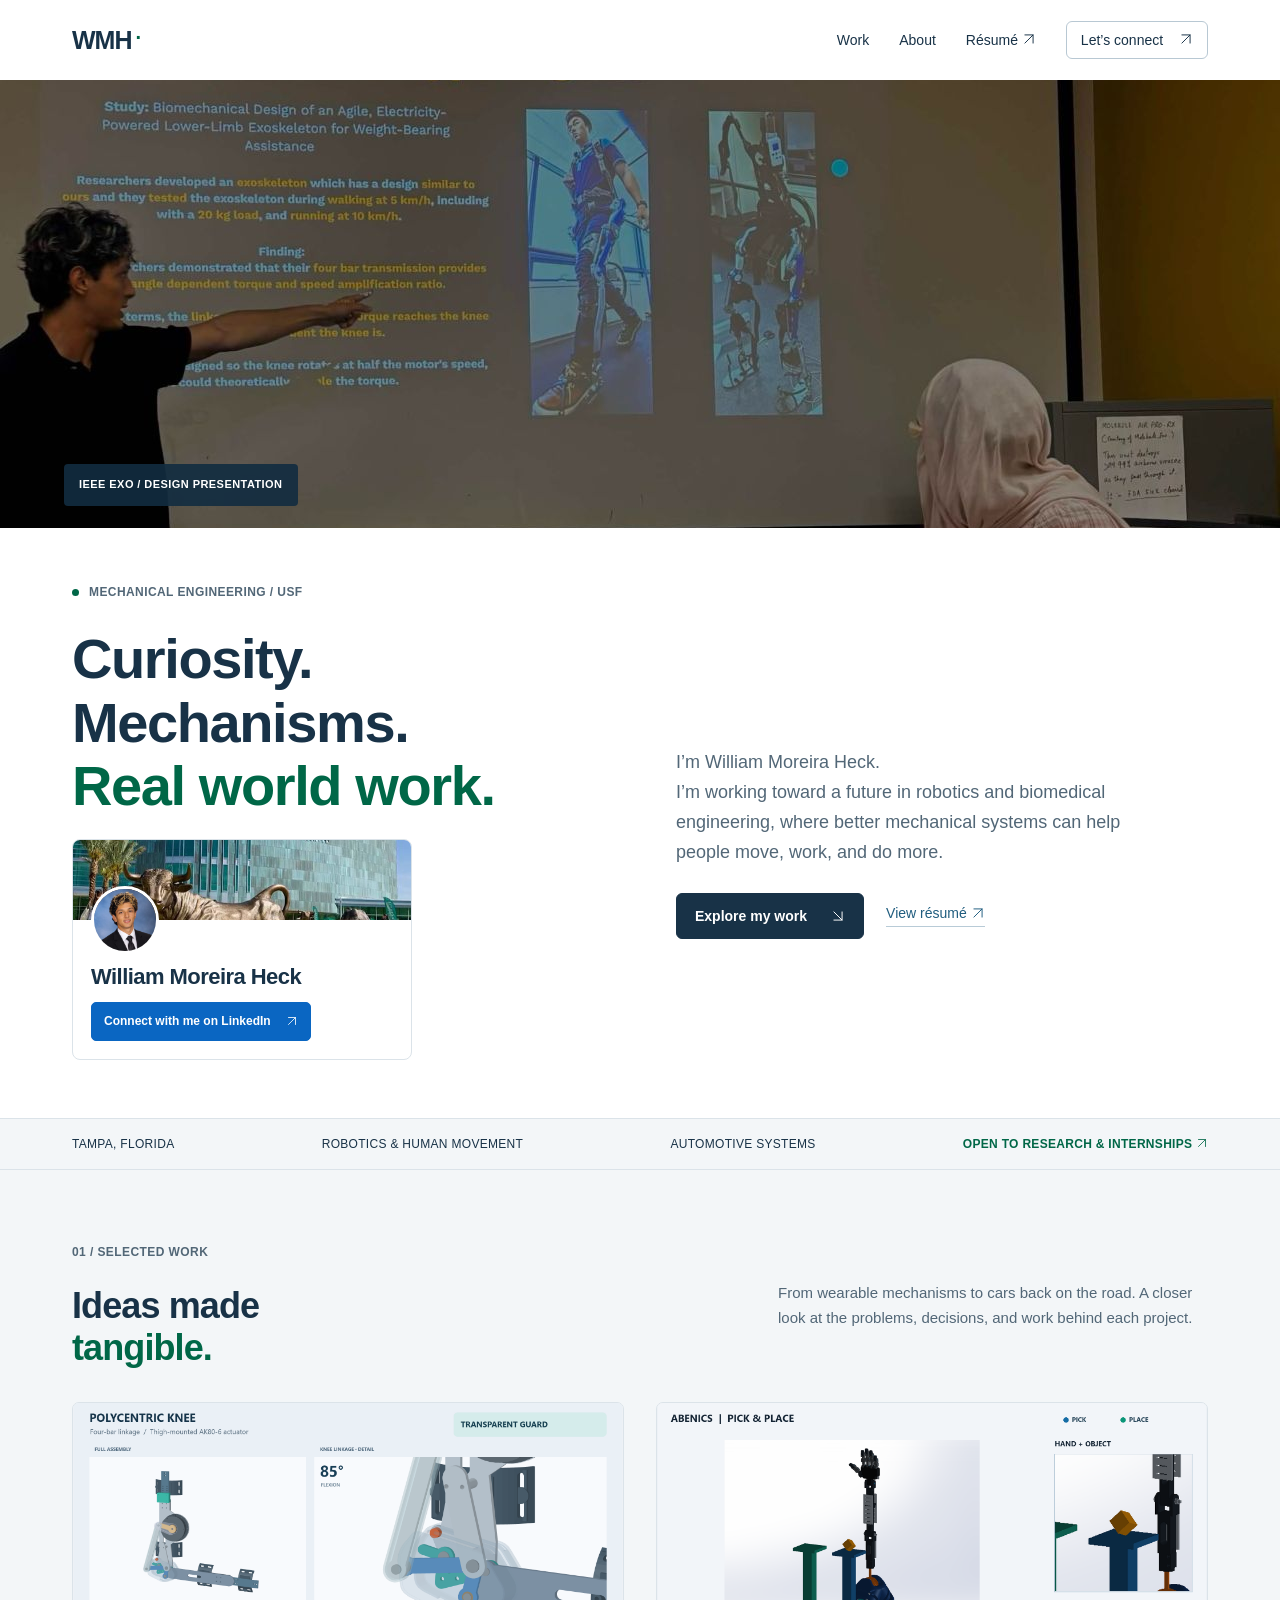
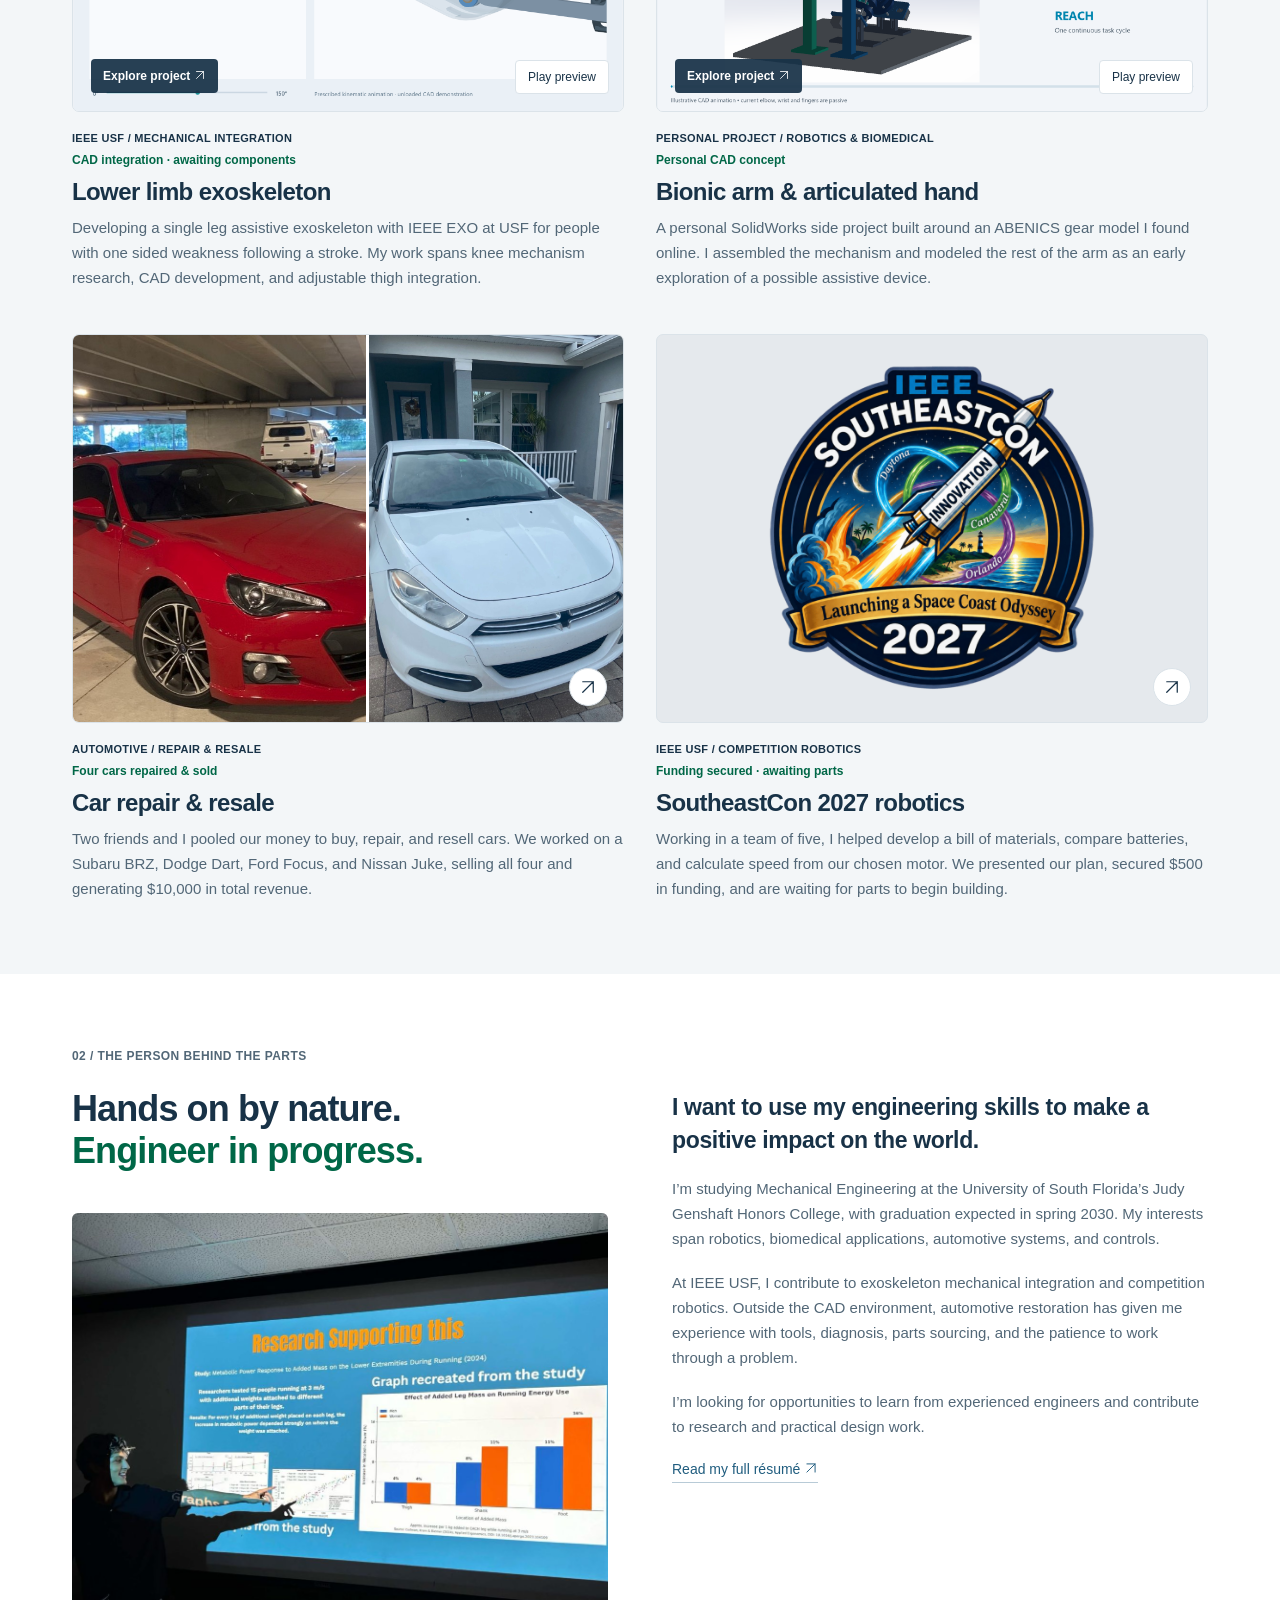
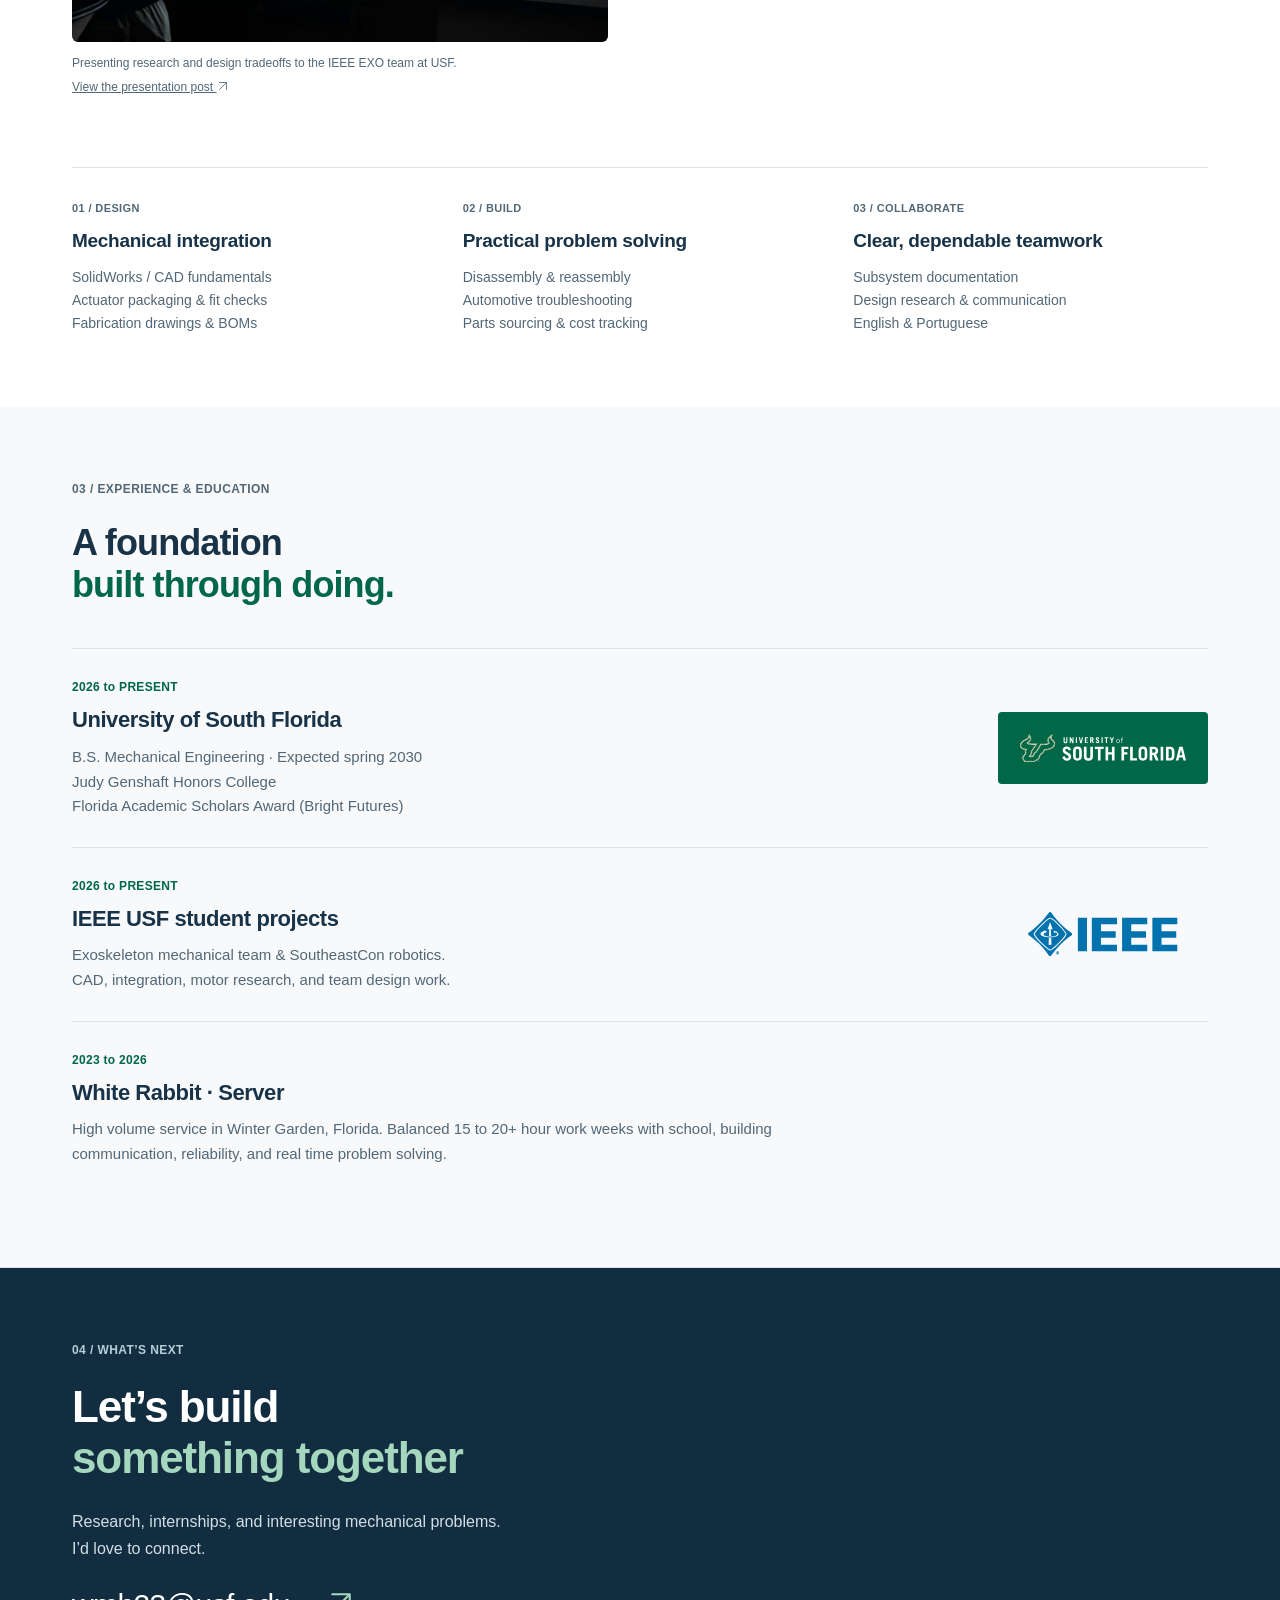
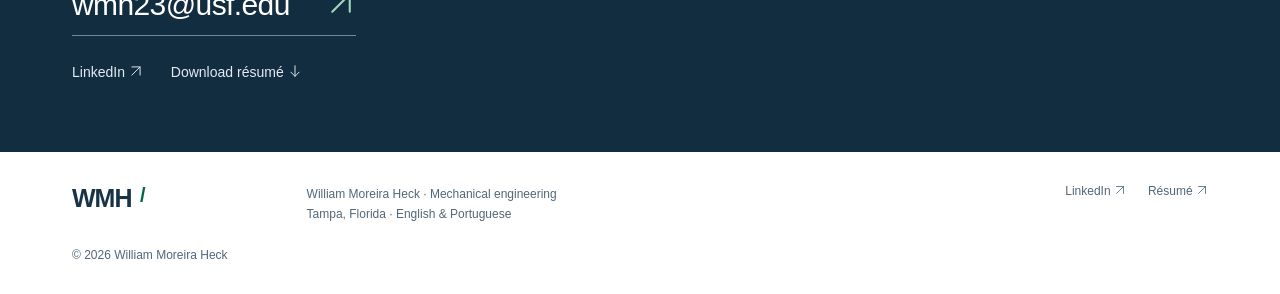
<file: index.html>
<!doctype html><html lang="en"><head><meta charset="utf-8"><meta name="viewport" content="width=device-width,initial-scale=1"><title>Mechanical engineering & project portfolio | William Moreira Heck</title><meta name="description" content="Mechanical engineering student at USF exploring robotics, human movement, and automotive systems. Explore William Moreira Heck’s projects, experience, and résumé."><meta name="theme-color" content="#ffffff"><meta property="og:title" content="Mechanical engineering & project portfolio | William Moreira Heck"><meta property="og:description" content="Mechanical engineering student at USF exploring robotics, human movement, and automotive systems. Explore William Moreira Heck’s projects, experience, and résumé."><link rel="icon" href="favicon.svg" type="image/svg+xml"><link rel="stylesheet" href="styles.css"><link rel="stylesheet" href="arrows-20261111.css"><link rel="stylesheet" href="cad-20261111.css"><link rel="stylesheet" href="media-20261111-v2.css"><link rel="stylesheet" href="browse-20261111.css"><script src="script-20261111-v2.js" defer></script><script src="cad-gallery-20261111-v2.js" defer></script><script src="playback-20261112.js" defer></script><link rel="stylesheet" href="banner-20261111.css"><link rel="stylesheet" href="southeastcon-2027.css"><link rel="stylesheet" href="experience-20261111-v2.css"><link rel="stylesheet" href="profile-card-20261111-v3.css"><link rel="stylesheet" href="engineering-20261112.css"></head><body><a class="skip" href="#main">Skip to content</a><header class="nav"><a class="brand" href="index.html" aria-label="William Moreira Heck home">WMH<span>·</span></a><nav aria-label="Main navigation"><a href="index.html#work">Work</a><a href="index.html#about">About</a><a href="resume.pdf" target="_blank" rel="noopener">Résumé <svg class="ui-arrow" viewBox="0 0 24 24" aria-hidden="true" focusable="false"><path d="M5 19 19 5M5 5h14v14"/></svg></a><a class="nav-contact" href="mailto:wmh23@usf.edu">Let’s connect <span><svg class="ui-arrow" viewBox="0 0 24 24" aria-hidden="true" focusable="false"><path d="M5 19 19 5M5 5h14v14"/></svg></span></a></nav></header><main id="main"><figure class="hero-banner"><img src="william-presenting-research.jpg" alt="William presenting his exoskeleton knee concept at an IEEE EXO team discussion" width="1280" height="980" fetchpriority="high"><figcaption>IEEE EXO / DESIGN PRESENTATION</figcaption></figure><section class="hero"><div class="hero-copy"><p class="eyebrow"><span class="signal"></span> MECHANICAL ENGINEERING / USF</p><div class="hero-identity"><h1>Curiosity.<br>Mechanisms.<br><em>Real world work.</em></h1><aside class="linkedin-card" aria-label="LinkedIn profile"><img class="linkedin-cover" src="william-linkedin-cover.jpg" alt="USF bull statue in front of campus buildings" width="588" height="148" loading="lazy"><div class="linkedin-card-body"><img class="linkedin-portrait" src="william-profile.jpg" alt="William Moreira Heck" width="400" height="400" loading="lazy"><h2>William Moreira Heck</h2><a class="linkedin-connect" href="https://www.linkedin.com/in/william-moreira-heck-858473378/?locale=en-US" target="_blank" rel="noopener">Connect with me on LinkedIn <span aria-hidden="true"><svg class="ui-arrow" viewBox="0 0 24 24" aria-hidden="true" focusable="false"><path d="M5 19 19 5M5 5h14v14"/></svg></span></a></div></aside></div><div class="hero-summary"><p class="hero-intro">I’m William Moreira Heck.<br>I’m working toward a future in robotics and biomedical engineering, where better mechanical systems can help people move, work, and do more.</p><div class="actions"><a class="button" href="#work">Explore my work <span><svg class="ui-arrow" viewBox="0 0 24 24" aria-hidden="true" focusable="false"><path d="M5 5 19 19M5 19h14V5"/></svg></span></a><a class="text-link" href="resume.pdf" target="_blank" rel="noopener">View résumé <svg class="ui-arrow" viewBox="0 0 24 24" aria-hidden="true" focusable="false"><path d="M5 19 19 5M5 5h14v14"/></svg></a></div></div></div></section><div class="intro-strip"><span>TAMPA, FLORIDA</span><span>ROBOTICS & HUMAN MOVEMENT</span><span>AUTOMOTIVE SYSTEMS</span><a href="#contact">OPEN TO RESEARCH & INTERNSHIPS <svg class="ui-arrow" viewBox="0 0 24 24" aria-hidden="true" focusable="false"><path d="M5 19 19 5M5 5h14v14"/></svg></a></div><section id="work" class="work section"><div class="section-top"><div><p class="eyebrow">01 / SELECTED WORK</p><h2>Ideas made<br><em>tangible.</em></h2></div><p>From wearable mechanisms to cars back on the road. A closer look at the problems, decisions, and work behind each project.</p></div><div class="project-grid"><article class="project" data-category="robotics"><div class="project-preview"><a class="project-visual exoskeleton" href="exoskeleton.html#motion-videos" aria-label="Explore Lower limb exoskeleton"><video data-scroll-video autoplay muted loop playsinline webkit-playsinline preload="metadata" poster="knee-transparent-poster.png" aria-label="Lower limb exoskeleton motion preview"><source src="knee-transparent.mp4" type="video/mp4"></video><span class="project-number">01 /</span><span class="watch-motion">Explore project <svg class="ui-arrow" viewBox="0 0 24 24" aria-hidden="true" focusable="false"><path d="M5 19 19 5M5 5h14v14"/></svg></span><span class="round-arrow" aria-hidden="true"><svg class="ui-arrow" viewBox="0 0 24 24" aria-hidden="true" focusable="false"><path d="M5 19 19 5M5 5h14v14"/></svg></span></a><button class="preview-toggle" type="button" aria-label="Play preview for Lower limb exoskeleton" aria-pressed="false">Play preview</button></div><div class="project-meta"><span>IEEE USF / MECHANICAL INTEGRATION</span><span>CAD integration · awaiting components</span></div><h3><a href="exoskeleton.html">Lower limb exoskeleton</a></h3><p>Developing a single leg assistive exoskeleton with IEEE EXO at USF for people with one sided weakness following a stroke. My work spans knee mechanism research, CAD development, and adjustable thigh integration.</p></article><article class="project" data-category="robotics"><div class="project-preview"><a class="project-visual bionic-arm" href="bionic-arm.html#motion-videos" aria-label="Explore Bionic arm & articulated hand"><video data-scroll-video autoplay muted data-loop-playlist="arm-pick-place.mp4|arm-showcase.mp4" playsinline webkit-playsinline preload="metadata" poster="arm-pick-place-poster.png" aria-label="Bionic arm & articulated hand motion preview"><source src="arm-pick-place.mp4" type="video/mp4"></video><span class="project-number">02 /</span><span class="watch-motion">Explore project <svg class="ui-arrow" viewBox="0 0 24 24" aria-hidden="true" focusable="false"><path d="M5 19 19 5M5 5h14v14"/></svg></span><span class="round-arrow" aria-hidden="true"><svg class="ui-arrow" viewBox="0 0 24 24" aria-hidden="true" focusable="false"><path d="M5 19 19 5M5 5h14v14"/></svg></span></a><button class="preview-toggle" type="button" aria-label="Play preview for Bionic arm & articulated hand" aria-pressed="false">Play preview</button></div><div class="project-meta"><span>PERSONAL PROJECT / ROBOTICS & BIOMEDICAL</span><span>Personal CAD concept</span></div><h3><a href="bionic-arm.html">Bionic arm & articulated hand</a></h3><p>A personal SolidWorks side project built around an ABENICS gear model I found online. I assembled the mechanism and modeled the rest of the arm as an early exploration of a possible assistive device.</p></article><article class="project" data-category="automotive"><a class="project-visual automotive-restoration" href="automotive-restoration.html"><div class="car-pair"><img src="brz-after.jpg" alt="Restored red Subaru BRZ" loading="lazy"><img src="dart-after.jpg" alt="Repaired white Dodge Dart" loading="lazy"></div><span class="project-number">03 /</span><span class="round-arrow" aria-hidden="true"><svg class="ui-arrow" viewBox="0 0 24 24" aria-hidden="true" focusable="false"><path d="M5 19 19 5M5 5h14v14"/></svg></span></a><div class="project-meta"><span>AUTOMOTIVE / REPAIR & RESALE</span><span>Four cars repaired & sold</span></div><h3><a href="automotive-restoration.html">Car repair & resale</a></h3><p>Two friends and I pooled our money to buy, repair, and resell cars. We worked on a Subaru BRZ, Dodge Dart, Ford Focus, and Nissan Juke, selling all four and generating $10,000 in total revenue.</p></article><article class="project" data-category="robotics"><a class="project-visual southeastcon" href="southeastcon.html"><img src="southeastcon-2027-logo.png" alt="Official IEEE SoutheastCon 2027 logo" loading="lazy" width="1200" height="900"><span class="project-number">04 /</span><span class="round-arrow" aria-hidden="true"><svg class="ui-arrow" viewBox="0 0 24 24" aria-hidden="true" focusable="false"><path d="M5 19 19 5M5 5h14v14"/></svg></span></a><div class="project-meta"><span>IEEE USF / COMPETITION ROBOTICS</span><span>Funding secured · awaiting parts</span></div><h3><a href="southeastcon.html">SoutheastCon 2027 robotics</a></h3><p>Working in a team of five, I helped develop a bill of materials, compare batteries, and calculate speed from our chosen motor. We presented our plan, secured $500 in funding, and are waiting for parts to begin building.</p></article></div></section><section class="about section" id="about"><div><p class="eyebrow">02 / THE PERSON BEHIND THE PARTS</p><h2>Hands on by nature.<br><em>Engineer in progress.</em></h2></div><figure class="presenting-photo"><a href="william-presenting-analysis.jpg" data-image-viewer><img src="william-presenting-analysis.jpg" alt="William presenting research on exoskeleton design to the IEEE EXO team at USF" width="1280" height="896" loading="lazy"></a><figcaption>Presenting research and design tradeoffs to the IEEE EXO team at USF. <a href="https://www.linkedin.com/feed/update/urn:li:activity:7521737872345878528/" target="_blank" rel="noopener">View the presentation post <svg class="ui-arrow" viewBox="0 0 24 24" aria-hidden="true" focusable="false"><path d="M5 19 19 5M5 5h14v14"/></svg></a></figcaption></figure><div class="about-copy"><p class="large-copy">I want to use my engineering skills to make a positive impact on the world.</p><p>I’m studying Mechanical Engineering at the University of South Florida’s Judy Genshaft Honors College, with graduation expected in spring 2030. My interests span robotics, biomedical applications, automotive systems, and controls.</p><p>At IEEE USF, I contribute to exoskeleton mechanical integration and competition robotics. Outside the CAD environment, automotive restoration has given me experience with tools, diagnosis, parts sourcing, and the patience to work through a problem.</p><p>I’m looking for opportunities to learn from experienced engineers and contribute to research and practical design work.</p><a class="text-link" href="resume.pdf" target="_blank" rel="noopener">Read my full résumé <svg class="ui-arrow" viewBox="0 0 24 24" aria-hidden="true" focusable="false"><path d="M5 19 19 5M5 5h14v14"/></svg></a></div><div class="skills"><div><span class="mono">01 / DESIGN</span><h3>Mechanical integration</h3><p>SolidWorks / CAD fundamentals<br>Actuator packaging & fit checks<br>Fabrication drawings & BOMs</p></div><div><span class="mono">02 / BUILD</span><h3>Practical problem solving</h3><p>Disassembly & reassembly<br>Automotive troubleshooting<br>Parts sourcing & cost tracking</p></div><div><span class="mono">03 / COLLABORATE</span><h3>Clear, dependable teamwork</h3><p>Subsystem documentation<br>Design research & communication<br>English & Portuguese</p></div></div></section><section class="experience section"><div><p class="eyebrow">03 / EXPERIENCE & EDUCATION</p><h2>A foundation<br><em>built through doing.</em></h2></div><div class="timeline"><article class="with-logo"><div class="timeline-copy"><span class="mono">2026 to PRESENT</span><h3>University of South Florida</h3><p>B.S. Mechanical Engineering · Expected spring 2030<br>Judy Genshaft Honors College<br>Florida Academic Scholars Award (Bright Futures)</p></div><div class="timeline-brand usf-brand"><img src="usf-logo.svg" alt="USF logo" loading="lazy"></div></article><article class="with-logo"><div class="timeline-copy"><span class="mono">2026 to PRESENT</span><h3>IEEE USF student projects</h3><p>Exoskeleton mechanical team & SoutheastCon robotics.<br>CAD, integration, motor research, and team design work.</p></div><div class="timeline-brand ieee-brand"><img src="ieee-logo.svg" alt="IEEE logo" loading="lazy"></div></article><article><span class="mono">2023 to 2026</span><h3>White Rabbit · Server</h3><p>High volume service in Winter Garden, Florida. Balanced 15 to 20+ hour work weeks with school, building communication, reliability, and real time problem solving.</p></article></div></section><section class="contact section" id="contact"><p class="eyebrow">04 / WHAT’S NEXT</p><h2>Let’s build<br><em>something together</em></h2><p>Research, internships, and interesting mechanical problems.<br>I’d love to connect.</p><a class="email-link" href="mailto:wmh23@usf.edu">wmh23@usf.edu <span><svg class="ui-arrow" viewBox="0 0 24 24" aria-hidden="true" focusable="false"><path d="M5 19 19 5M5 5h14v14"/></svg></span></a><div class="contact-links"><a href="https://www.linkedin.com/in/william-moreira-heck-858473378/?locale=en-US" target="_blank" rel="noopener">LinkedIn <svg class="ui-arrow" viewBox="0 0 24 24" aria-hidden="true" focusable="false"><path d="M5 19 19 5M5 5h14v14"/></svg></a><a href="resume.pdf" download>Download résumé <svg class="ui-arrow" viewBox="0 0 24 24" aria-hidden="true" focusable="false"><path d="M12 3v18M5 14l7 7 7-7"/></svg></a></div></section></main><footer><a class="brand" href="index.html">WMH<span> / </span></a><p>William Moreira Heck · Mechanical engineering<br>Tampa, Florida · English & Portuguese</p><div><a href="https://www.linkedin.com/in/william-moreira-heck-858473378/?locale=en-US" target="_blank" rel="noopener">LinkedIn <svg class="ui-arrow" viewBox="0 0 24 24" aria-hidden="true" focusable="false"><path d="M5 19 19 5M5 5h14v14"/></svg></a><a href="resume.pdf" target="_blank" rel="noopener">Résumé <svg class="ui-arrow" viewBox="0 0 24 24" aria-hidden="true" focusable="false"><path d="M5 19 19 5M5 5h14v14"/></svg></a></div><small>© 2026 William Moreira Heck</small></footer></body></html>
</file>
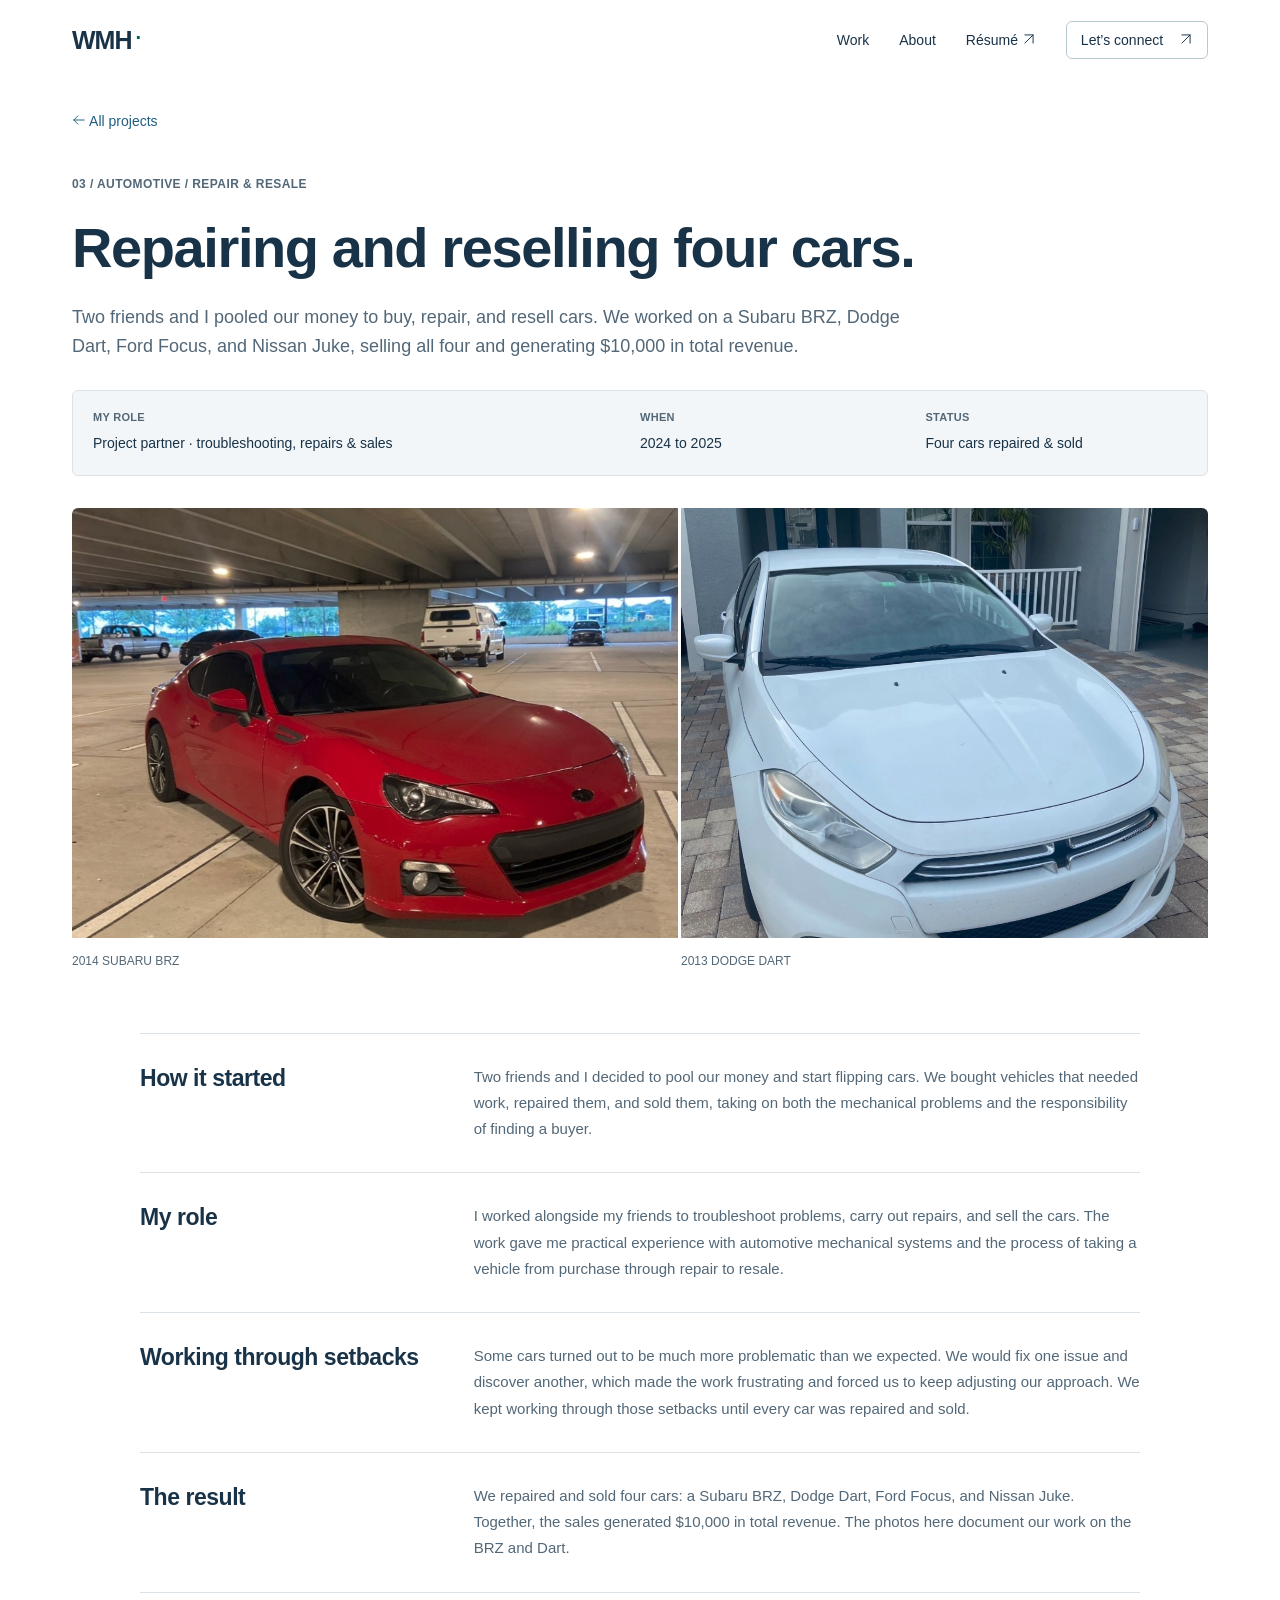
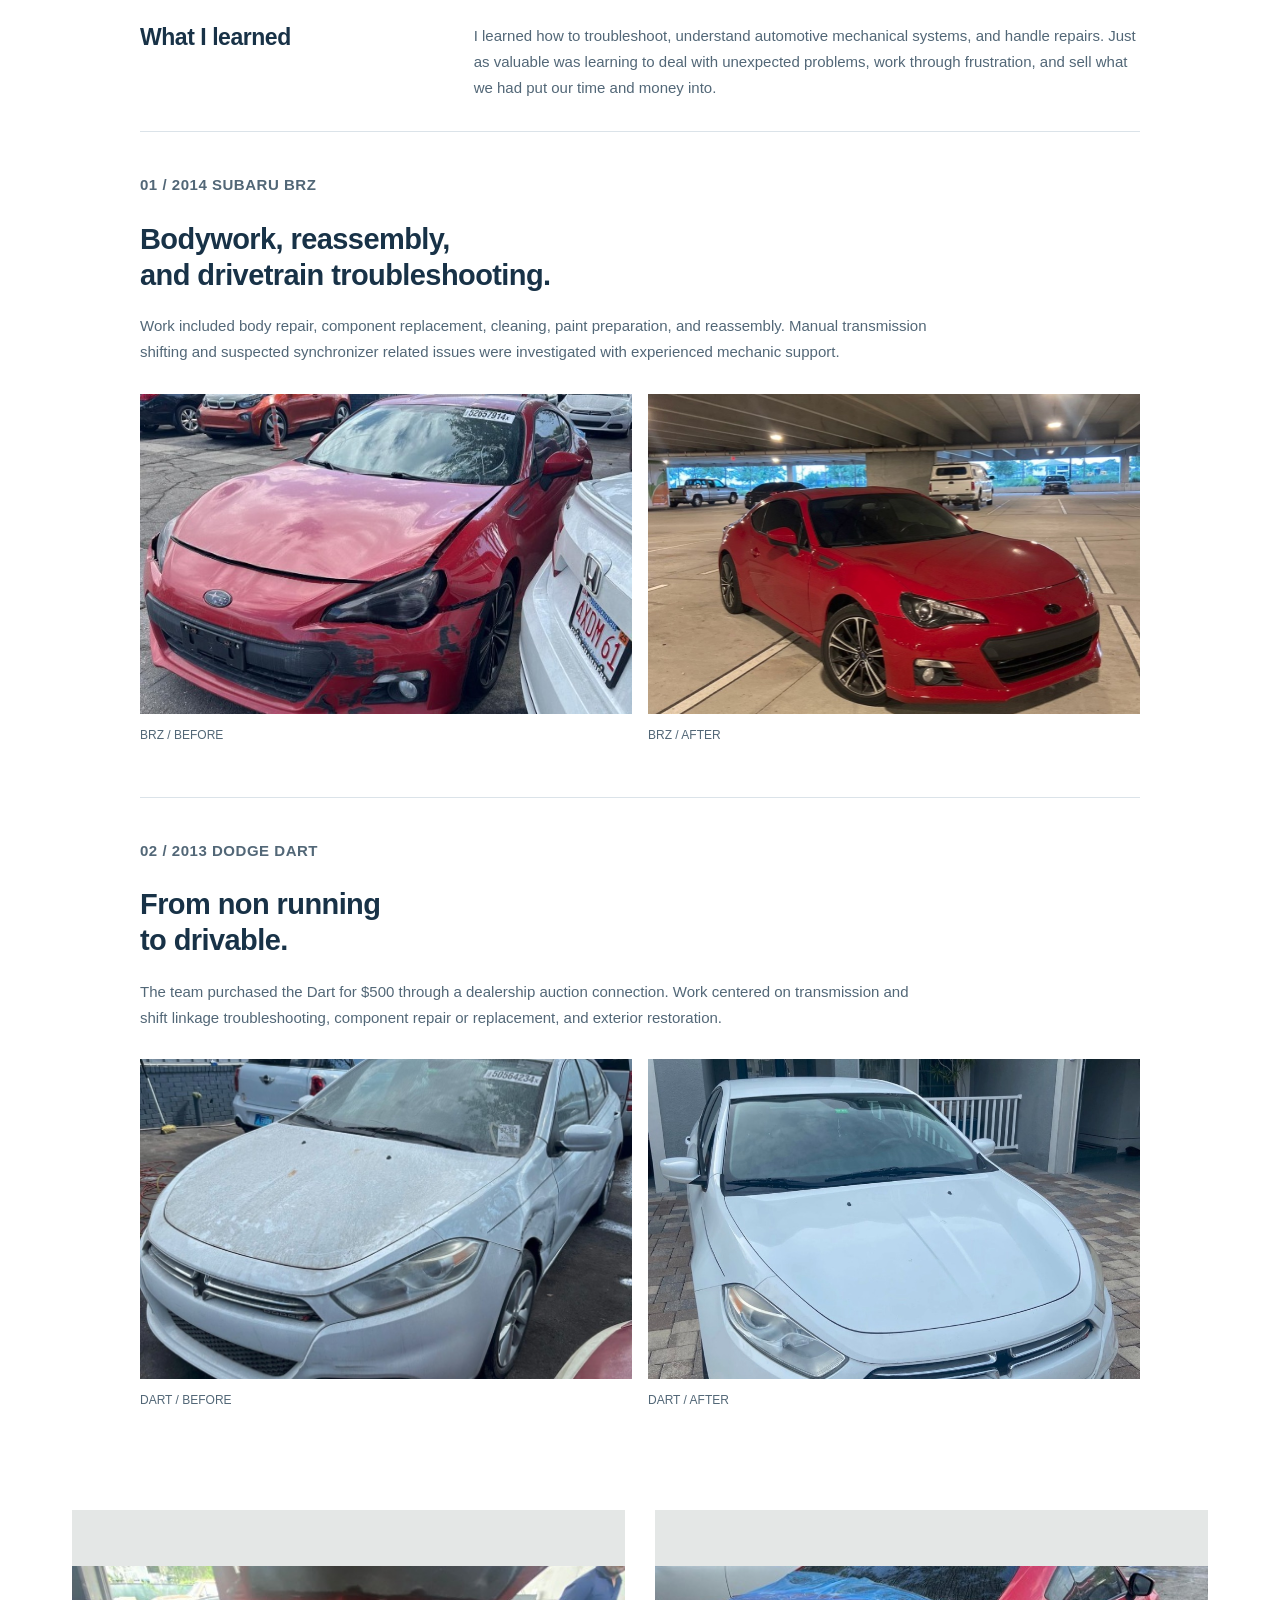
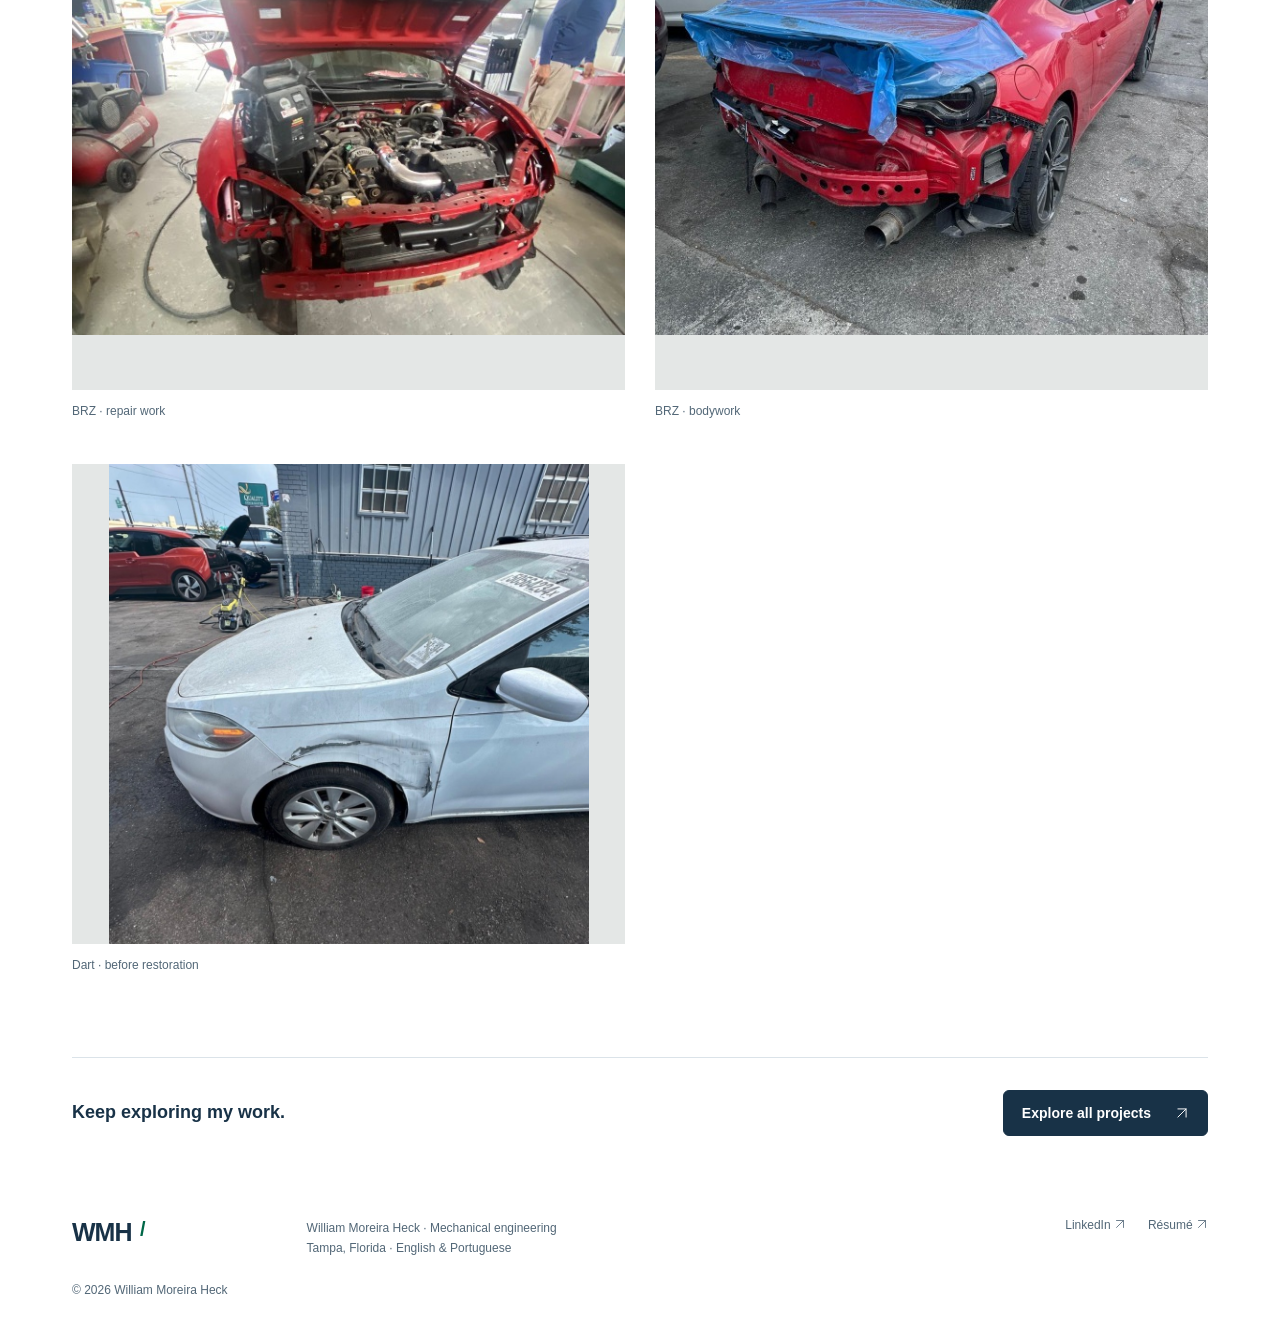
<file: automotive-restoration.html>
<!doctype html><html lang="en"><head><meta charset="utf-8"><meta name="viewport" content="width=device-width,initial-scale=1"><title>Car repair & resale | William Moreira Heck</title><meta name="description" content="Two friends and I pooled our money to buy, repair, and resell cars. We worked on a Subaru BRZ, Dodge Dart, Ford Focus, and Nissan Juke, selling all four and generating $10,000 in total revenue."><meta name="theme-color" content="#ffffff"><meta property="og:title" content="Car repair & resale | William Moreira Heck"><meta property="og:description" content="Two friends and I pooled our money to buy, repair, and resell cars. We worked on a Subaru BRZ, Dodge Dart, Ford Focus, and Nissan Juke, selling all four and generating $10,000 in total revenue."><link rel="icon" href="favicon.svg" type="image/svg+xml"><link rel="stylesheet" href="styles.css"><link rel="stylesheet" href="arrows-20261111.css"><link rel="stylesheet" href="cad-20261111.css"><link rel="stylesheet" href="media-20261111-v2.css"><link rel="stylesheet" href="browse-20261111.css"><script src="script-20261111-v2.js" defer></script><script src="cad-gallery-20261111-v2.js" defer></script><script src="playback-20261112.js" defer></script><link rel="stylesheet" href="engineering-20261112.css"></head><body><a class="skip" href="#main">Skip to content</a><header class="nav"><a class="brand" href="index.html" aria-label="William Moreira Heck home">WMH<span>·</span></a><nav aria-label="Main navigation"><a href="index.html#work">Work</a><a href="index.html#about">About</a><a href="resume.pdf" target="_blank" rel="noopener">Résumé <svg class="ui-arrow" viewBox="0 0 24 24" aria-hidden="true" focusable="false"><path d="M5 19 19 5M5 5h14v14"/></svg></a><a class="nav-contact" href="mailto:wmh23@usf.edu">Let’s connect <span><svg class="ui-arrow" viewBox="0 0 24 24" aria-hidden="true" focusable="false"><path d="M5 19 19 5M5 5h14v14"/></svg></span></a></nav></header><main id="main" class="case"><a class="back-link" href="index.html#work"><svg class="ui-arrow" viewBox="0 0 24 24" aria-hidden="true" focusable="false"><path d="M21 12H3M10 5l-7 7 7 7"/></svg> All projects</a><section class="case-heading"><p class="eyebrow">03 / AUTOMOTIVE / REPAIR & RESALE</p><h1>Repairing and reselling four cars.</h1><p class="case-intro">Two friends and I pooled our money to buy, repair, and resell cars. We worked on a Subaru BRZ, Dodge Dart, Ford Focus, and Nissan Juke, selling all four and generating $10,000 in total revenue.</p><dl class="case-facts"><div><dt>MY ROLE</dt><dd>Project partner · troubleshooting, repairs & sales</dd></div><div><dt>WHEN</dt><dd>2024 to 2025</dd></div><div><dt>STATUS</dt><dd>Four cars repaired & sold</dd></div></dl></section><div class="case-cover car-pair car-cover"><figure><img src="brz-after.jpg" alt="Subaru BRZ after exterior restoration" width="985" height="658"><figcaption>2014 SUBARU BRZ</figcaption></figure><figure><img src="dart-after.jpg" alt="Dodge Dart after repair and exterior restoration" width="975" height="1218"><figcaption>2013 DODGE DART</figcaption></figure></div><div class="case-content"><section><h2>How it started</h2><p>Two friends and I decided to pool our money and start flipping cars. We bought vehicles that needed work, repaired them, and sold them, taking on both the mechanical problems and the responsibility of finding a buyer.</p></section><section><h2>My role</h2><p>I worked alongside my friends to troubleshoot problems, carry out repairs, and sell the cars. The work gave me practical experience with automotive mechanical systems and the process of taking a vehicle from purchase through repair to resale.</p></section><section><h2>Working through setbacks</h2><p>Some cars turned out to be much more problematic than we expected. We would fix one issue and discover another, which made the work frustrating and forced us to keep adjusting our approach. We kept working through those setbacks until every car was repaired and sold.</p></section><section><h2>The result</h2><p>We repaired and sold four cars: a Subaru BRZ, Dodge Dart, Ford Focus, and Nissan Juke. Together, the sales generated $10,000 in total revenue. The photos here document our work on the BRZ and Dart.</p></section><section><h2>What I learned</h2><p>I learned how to troubleshoot, understand automotive mechanical systems, and handle repairs. Just as valuable was learning to deal with unexpected problems, work through frustration, and sell what we had put our time and money into.</p></section><section class="vehicle-section" id="subaru-brz"><p class="eyebrow">01 / 2014 SUBARU BRZ</p><h2>Bodywork, reassembly,<br>and drivetrain troubleshooting.</h2><p>Work included body repair, component replacement, cleaning, paint preparation, and reassembly. Manual transmission shifting and suspected synchronizer related issues were investigated with experienced mechanic support.</p><div class="compare"><figure><img src="brz-before.jpg" alt="Subaru BRZ before restoration work" loading="lazy"><figcaption>BRZ / BEFORE</figcaption></figure><figure><img src="brz-after.jpg" alt="Subaru BRZ after exterior restoration" loading="lazy"><figcaption>BRZ / AFTER</figcaption></figure></div></section><section class="vehicle-section" id="dodge-dart"><p class="eyebrow">02 / 2013 DODGE DART</p><h2>From non running<br>to drivable.</h2><p>The team purchased the Dart for $500 through a dealership auction connection. Work centered on transmission and shift linkage troubleshooting, component repair or replacement, and exterior restoration.</p><div class="compare"><figure><img src="dart-before.jpg" alt="Dodge Dart in auction condition" loading="lazy"><figcaption>DART / BEFORE</figcaption></figure><figure><img src="dart-after.jpg" alt="Dodge Dart after repair and exterior restoration" loading="lazy"><figcaption>DART / AFTER</figcaption></figure></div></section></div><div class="case-gallery"><figure><a href="brz-work.jpg" target="_blank" rel="noopener" aria-label="Open full image: BRZ · front end disassembly and engine bay work"><img src="brz-work.jpg" alt="BRZ · front end disassembly and engine bay work" loading="lazy"></a><figcaption>BRZ · repair work</figcaption></figure><figure><a href="brz-body.jpg" target="_blank" rel="noopener" aria-label="Open full image: BRZ · rear body repair and paint preparation"><img src="brz-body.jpg" alt="BRZ · rear body repair and paint preparation" loading="lazy"></a><figcaption>BRZ · bodywork</figcaption></figure><figure><a href="dart-damage.jpg" target="_blank" rel="noopener" aria-label="Open full image: Dart · exterior damage before restoration"><img src="dart-damage.jpg" alt="Dart · exterior damage before restoration" loading="lazy"></a><figcaption>Dart · before restoration</figcaption></figure></div><div class="case-end"><p>Keep exploring my work.</p><a class="button" href="index.html#work">Explore all projects <svg class="ui-arrow" viewBox="0 0 24 24" aria-hidden="true" focusable="false"><path d="M5 19 19 5M5 5h14v14"/></svg></a></div></main><footer><a class="brand" href="index.html">WMH<span> / </span></a><p>William Moreira Heck · Mechanical engineering<br>Tampa, Florida · English & Portuguese</p><div><a href="https://www.linkedin.com/in/william-moreira-heck-858473378/?locale=en-US" target="_blank" rel="noopener">LinkedIn <svg class="ui-arrow" viewBox="0 0 24 24" aria-hidden="true" focusable="false"><path d="M5 19 19 5M5 5h14v14"/></svg></a><a href="resume.pdf" target="_blank" rel="noopener">Résumé <svg class="ui-arrow" viewBox="0 0 24 24" aria-hidden="true" focusable="false"><path d="M5 19 19 5M5 5h14v14"/></svg></a></div><small>© 2026 William Moreira Heck</small></footer></body></html>
</file>
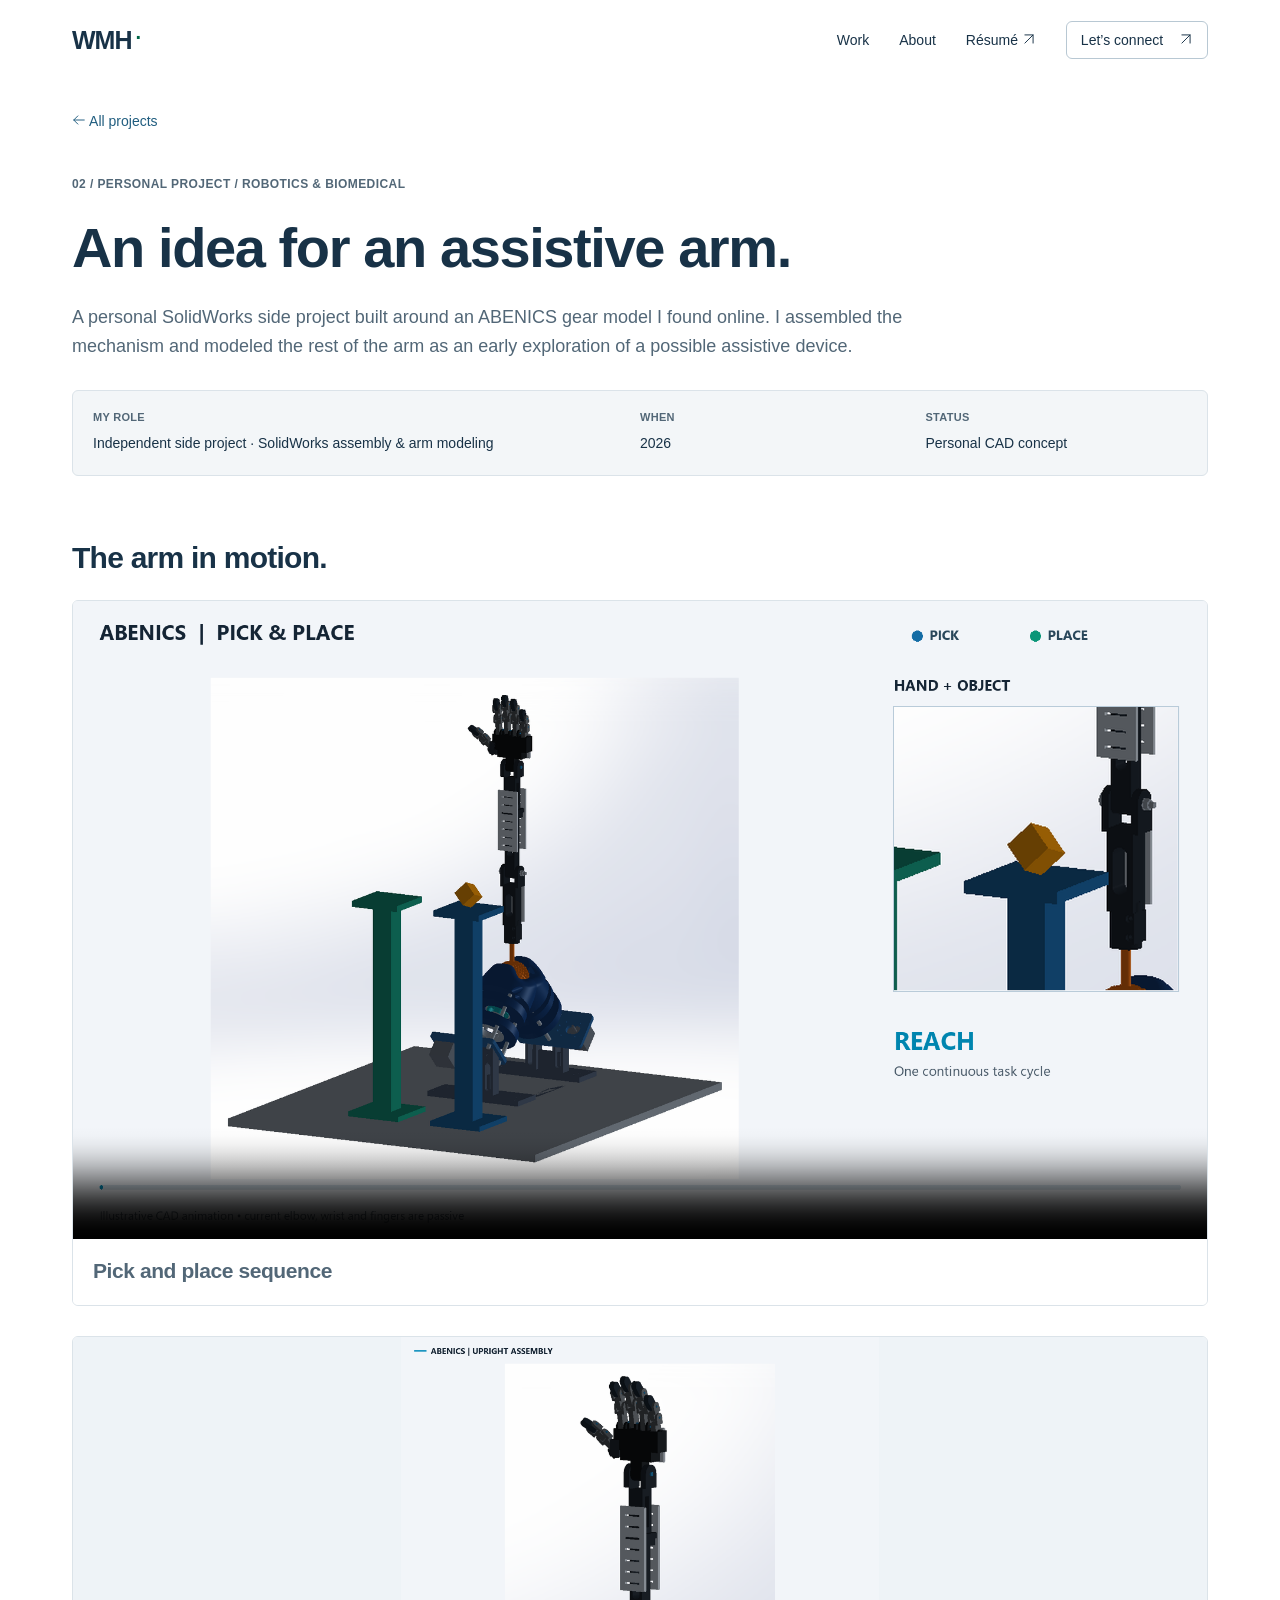
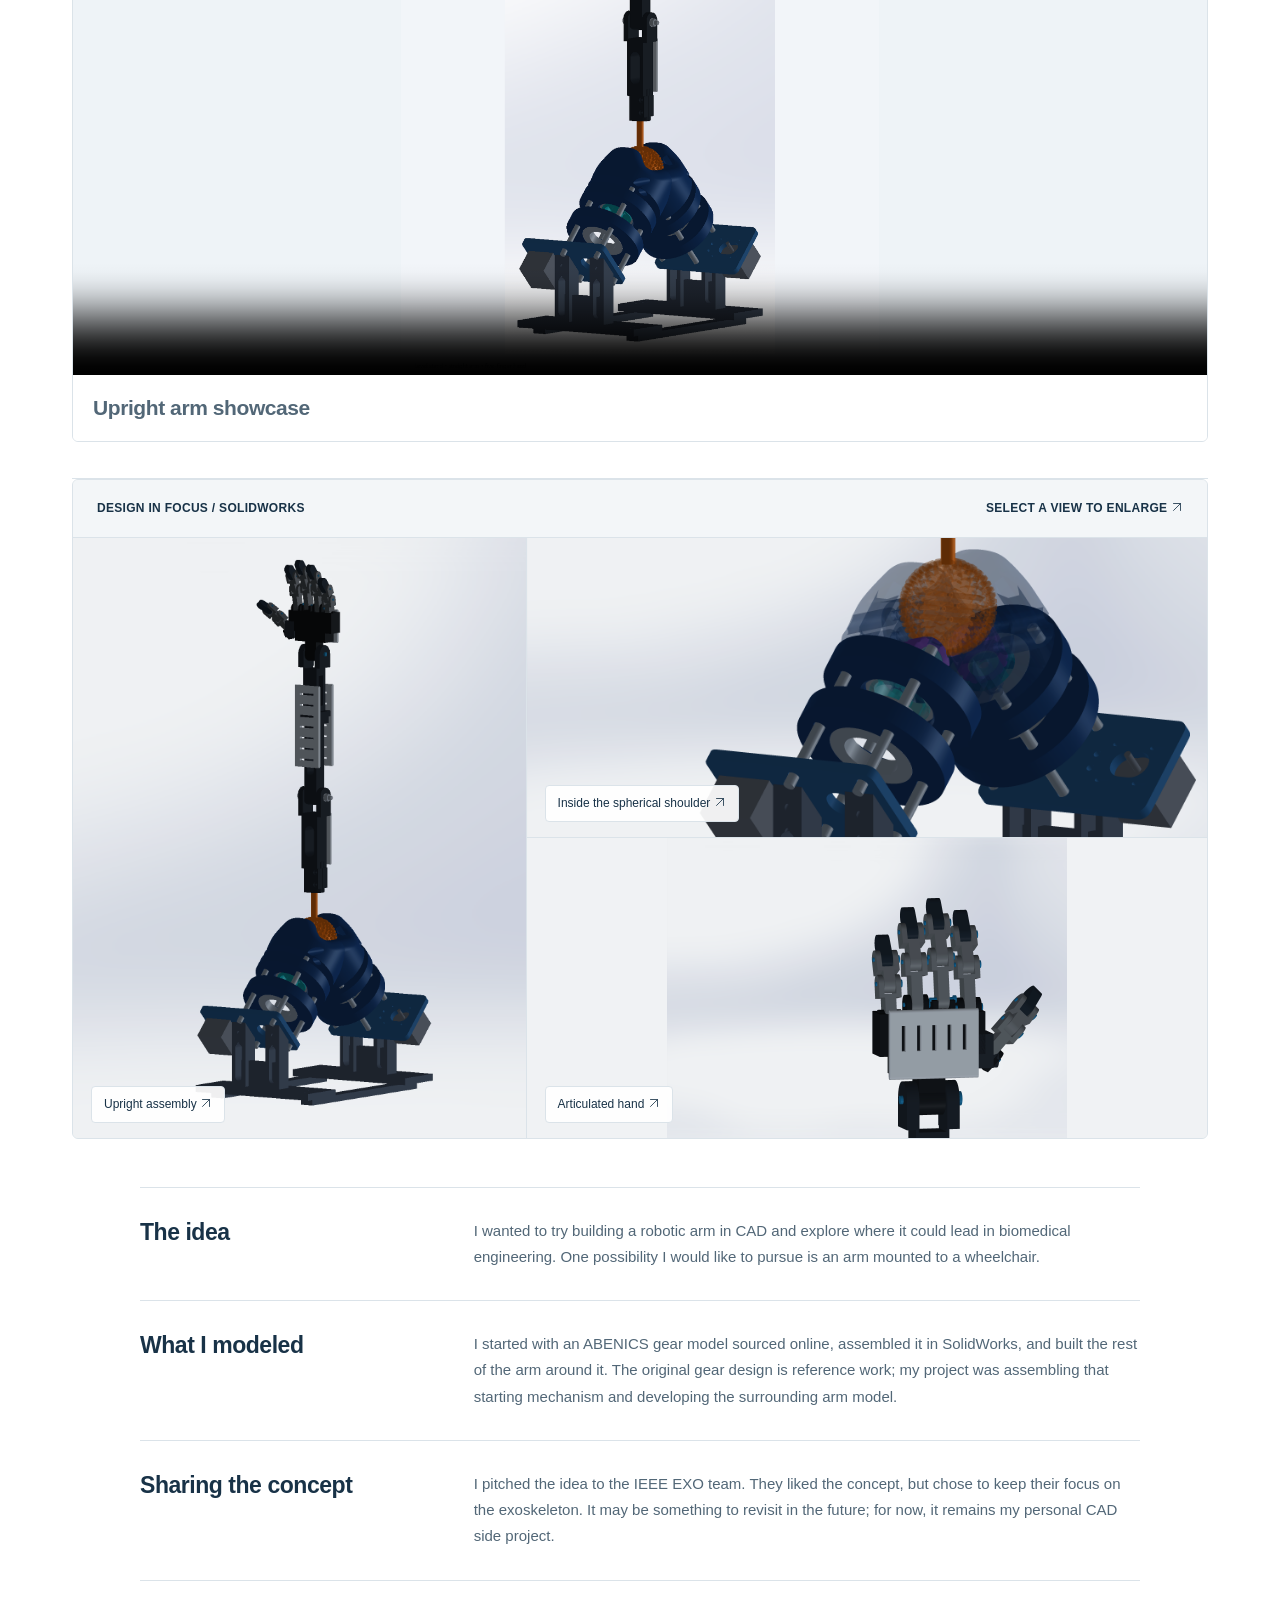
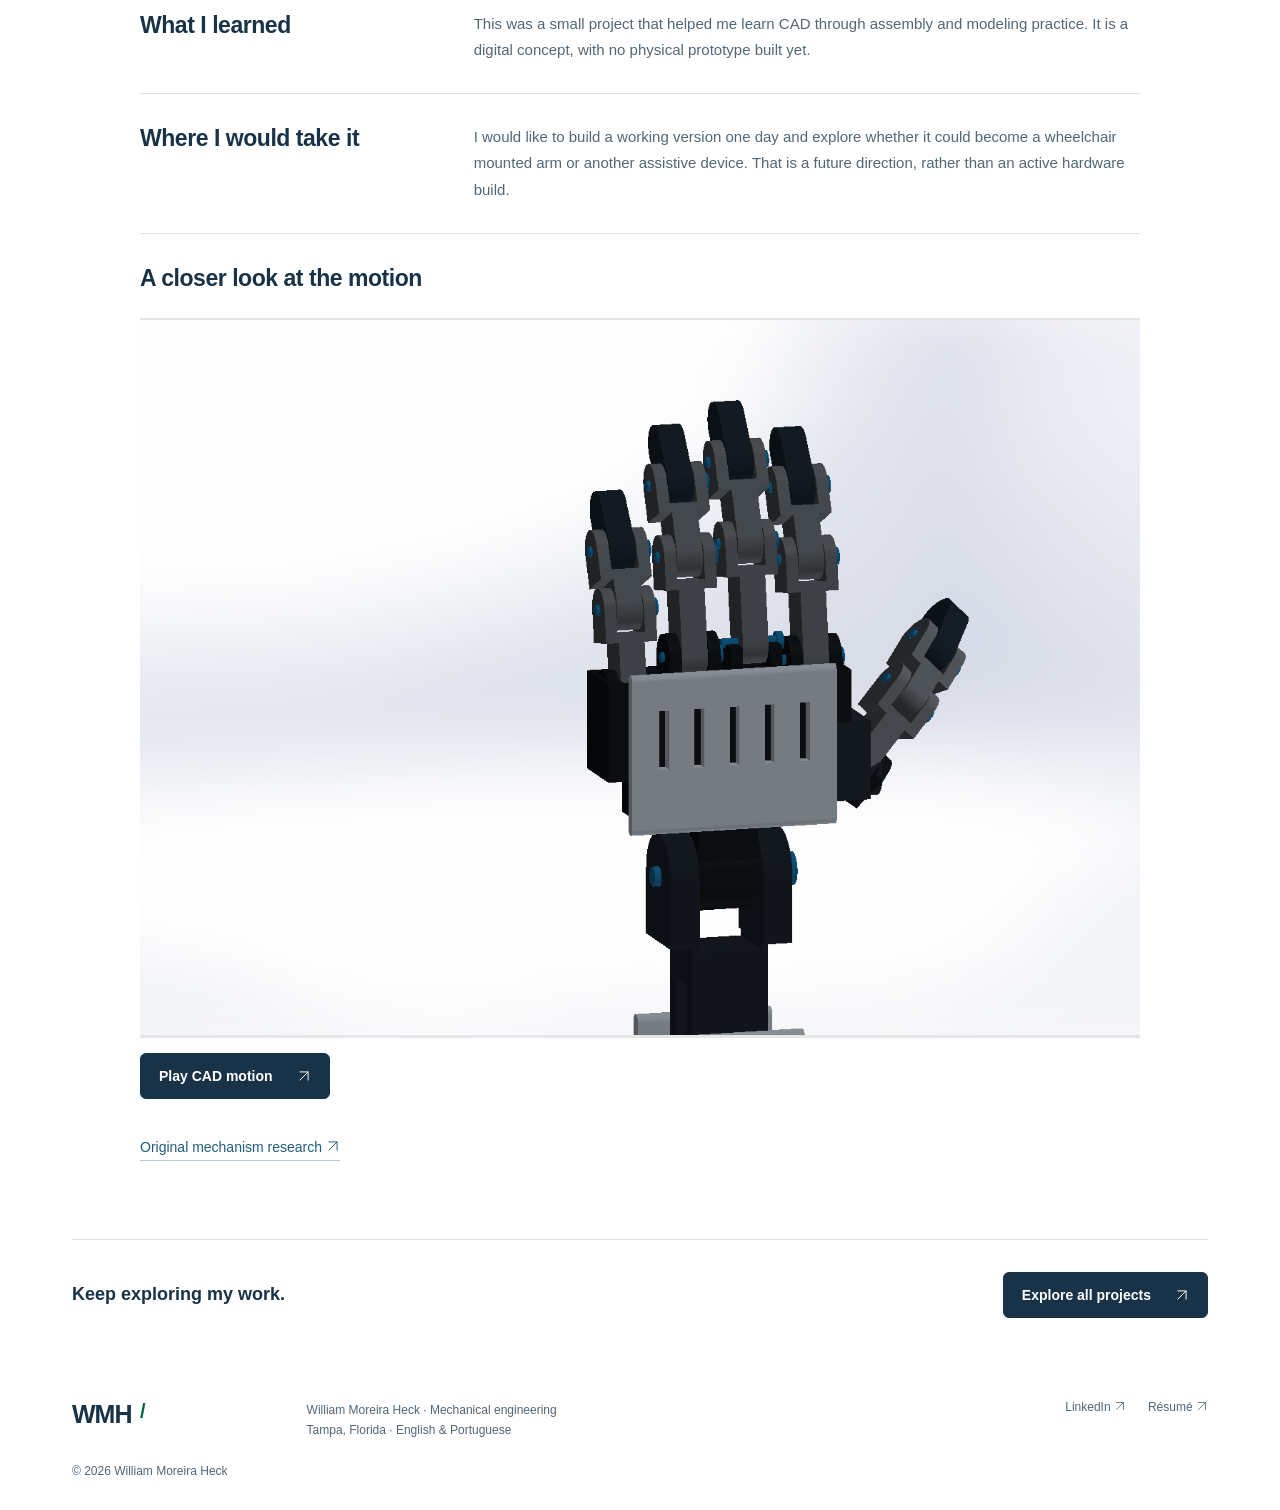
<file: bionic-arm.html>
<!doctype html><html lang="en"><head><meta charset="utf-8"><meta name="viewport" content="width=device-width,initial-scale=1"><title>Bionic arm & articulated hand | William Moreira Heck</title><meta name="description" content="A personal SolidWorks side project built around an ABENICS gear model I found online. I assembled the mechanism and modeled the rest of the arm as an early exploration of a possible assistive device."><meta name="theme-color" content="#ffffff"><meta property="og:title" content="Bionic arm & articulated hand | William Moreira Heck"><meta property="og:description" content="A personal SolidWorks side project built around an ABENICS gear model I found online. I assembled the mechanism and modeled the rest of the arm as an early exploration of a possible assistive device."><link rel="icon" href="favicon.svg" type="image/svg+xml"><link rel="stylesheet" href="styles.css"><link rel="stylesheet" href="arrows-20261111.css"><link rel="stylesheet" href="cad-20261111.css"><link rel="stylesheet" href="media-20261111-v2.css"><link rel="stylesheet" href="browse-20261111.css"><script src="script-20261111-v2.js" defer></script><script src="cad-gallery-20261111-v2.js" defer></script><script src="playback-20261112.js" defer></script><link rel="stylesheet" href="engineering-20261112.css"></head><body><a class="skip" href="#main">Skip to content</a><header class="nav"><a class="brand" href="index.html" aria-label="William Moreira Heck home">WMH<span>·</span></a><nav aria-label="Main navigation"><a href="index.html#work">Work</a><a href="index.html#about">About</a><a href="resume.pdf" target="_blank" rel="noopener">Résumé <svg class="ui-arrow" viewBox="0 0 24 24" aria-hidden="true" focusable="false"><path d="M5 19 19 5M5 5h14v14"/></svg></a><a class="nav-contact" href="mailto:wmh23@usf.edu">Let’s connect <span><svg class="ui-arrow" viewBox="0 0 24 24" aria-hidden="true" focusable="false"><path d="M5 19 19 5M5 5h14v14"/></svg></span></a></nav></header><main id="main" class="case"><a class="back-link" href="index.html#work"><svg class="ui-arrow" viewBox="0 0 24 24" aria-hidden="true" focusable="false"><path d="M21 12H3M10 5l-7 7 7 7"/></svg> All projects</a><section class="case-heading"><p class="eyebrow">02 / PERSONAL PROJECT / ROBOTICS & BIOMEDICAL</p><h1>An idea for an assistive arm.</h1><p class="case-intro">A personal SolidWorks side project built around an ABENICS gear model I found online. I assembled the mechanism and modeled the rest of the arm as an early exploration of a possible assistive device.</p><dl class="case-facts"><div><dt>MY ROLE</dt><dd>Independent side project · SolidWorks assembly & arm modeling</dd></div><div><dt>WHEN</dt><dd>2026</dd></div><div><dt>STATUS</dt><dd>Personal CAD concept</dd></div></dl></section><section class="project-videos" id="motion-videos"><h2>The arm in motion.</h2><div class="video-grid"><figure class="video-card"><video controls data-scroll-video autoplay muted loop playsinline webkit-playsinline preload="metadata" poster="arm-pick-place-poster.png" aria-label="Pick and place sequence"><source src="arm-pick-place.mp4" type="video/mp4">Your browser cannot play this video. <a href="arm-pick-place.mp4">Open the MP4</a>.</video><figcaption><h3>Pick and place sequence</h3></figcaption></figure><figure class="video-card"><video controls data-scroll-video autoplay muted loop playsinline webkit-playsinline preload="metadata" poster="arm-showcase-poster.png" aria-label="Upright arm showcase"><source src="arm-showcase.mp4" type="video/mp4">Your browser cannot play this video. <a href="arm-showcase.mp4">Open the MP4</a>.</video><figcaption><h3>Upright arm showcase</h3></figcaption></figure></div></section><section class="cad-board" id="cad-views" aria-label="CAD views"><div class="cad-board-heading"><span>DESIGN IN FOCUS / SOLIDWORKS</span><span>SELECT A VIEW TO ENLARGE <svg class="ui-arrow" viewBox="0 0 24 24" aria-hidden="true" focusable="false"><path d="M5 19 19 5M5 5h14v14"/></svg></span></div><div class="cad-board-grid"><a class="cad-view cad-full" href="arm-upright.webp" data-image-viewer aria-label="Enlarge Upright assembly"><img src="arm-upright.webp" alt="Upright assembly" width="3200" height="2400"><span>Upright assembly <svg class="ui-arrow" viewBox="0 0 24 24" aria-hidden="true" focusable="false"><path d="M5 19 19 5M5 5h14v14"/></svg></span></a><div class="cad-detail-stack"><a class="cad-view cad-detail" href="arm-mechanism.webp" data-image-viewer aria-label="Enlarge Inside the spherical shoulder"><img src="arm-mechanism.webp" alt="Inside the spherical shoulder" width="3200" height="2400"><span>Inside the spherical shoulder <svg class="ui-arrow" viewBox="0 0 24 24" aria-hidden="true" focusable="false"><path d="M5 19 19 5M5 5h14v14"/></svg></span></a><a class="cad-view cad-detail cad-secondary" href="hand-detail.webp" data-image-viewer aria-label="Enlarge Articulated hand"><img src="hand-detail.webp" alt="Articulated hand" width="3200" height="2400"><span>Articulated hand <svg class="ui-arrow" viewBox="0 0 24 24" aria-hidden="true" focusable="false"><path d="M5 19 19 5M5 5h14v14"/></svg></span></a></div></div></section><div class="case-content"><section><h2>The idea</h2><p>I wanted to try building a robotic arm in CAD and explore where it could lead in biomedical engineering. One possibility I would like to pursue is an arm mounted to a wheelchair.</p></section><section><h2>What I modeled</h2><p>I started with an ABENICS gear model sourced online, assembled it in SolidWorks, and built the rest of the arm around it. The original gear design is reference work; my project was assembling that starting mechanism and developing the surrounding arm model.</p></section><section><h2>Sharing the concept</h2><p>I pitched the idea to the IEEE EXO team. They liked the concept, but chose to keep their focus on the exoskeleton. It may be something to revisit in the future; for now, it remains my personal CAD side project.</p></section><section><h2>What I learned</h2><p>This was a small project that helped me learn CAD through assembly and modeling practice. It is a digital concept, with no physical prototype built yet.</p></section><section><h2>Where I would take it</h2><p>I would like to build a working version one day and explore whether it could become a wheelchair mounted arm or another assistive device. That is a future direction, rather than an active hardware build.</p></section><section class="hand-motion-study"><h2>A closer look at the motion</h2><div class="motion"><img id="motion-image" src="hand.png" alt="Articulated hand CAD preview" width="1200" height="900"><button class="button" id="motion-toggle" aria-pressed="false">Play CAD motion <svg class="ui-arrow" viewBox="0 0 24 24" aria-hidden="true" focusable="false"><path d="M5 19 19 5M5 5h14v14"/></svg></button></div><a class="text-link" href="https://doi.org/10.1186/s40648-025-00330-5" target="_blank" rel="noopener">Original mechanism research <svg class="ui-arrow" viewBox="0 0 24 24" aria-hidden="true" focusable="false"><path d="M5 19 19 5M5 5h14v14"/></svg></a></section></div><div class="case-end"><p>Keep exploring my work.</p><a class="button" href="index.html#work">Explore all projects <svg class="ui-arrow" viewBox="0 0 24 24" aria-hidden="true" focusable="false"><path d="M5 19 19 5M5 5h14v14"/></svg></a></div></main><footer><a class="brand" href="index.html">WMH<span> / </span></a><p>William Moreira Heck · Mechanical engineering<br>Tampa, Florida · English & Portuguese</p><div><a href="https://www.linkedin.com/in/william-moreira-heck-858473378/?locale=en-US" target="_blank" rel="noopener">LinkedIn <svg class="ui-arrow" viewBox="0 0 24 24" aria-hidden="true" focusable="false"><path d="M5 19 19 5M5 5h14v14"/></svg></a><a href="resume.pdf" target="_blank" rel="noopener">Résumé <svg class="ui-arrow" viewBox="0 0 24 24" aria-hidden="true" focusable="false"><path d="M5 19 19 5M5 5h14v14"/></svg></a></div><small>© 2026 William Moreira Heck</small></footer></body></html>
</file>
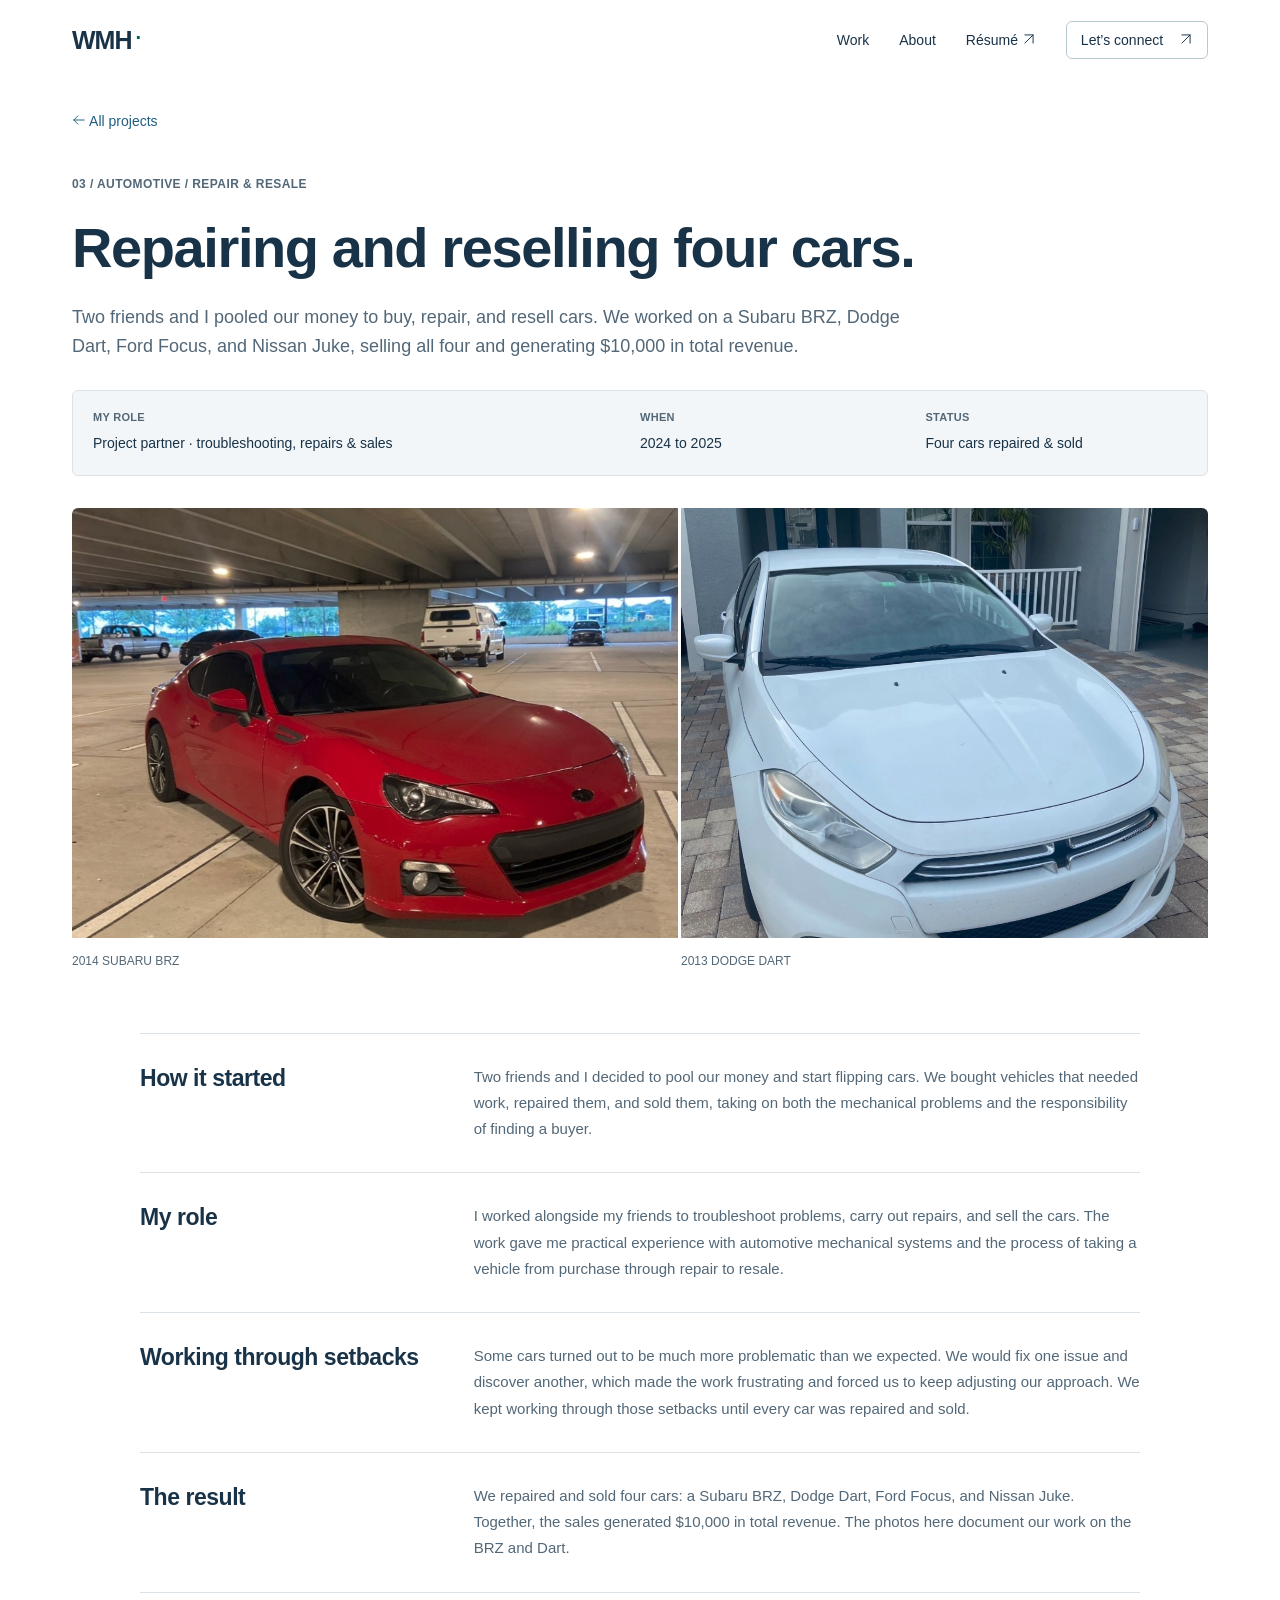
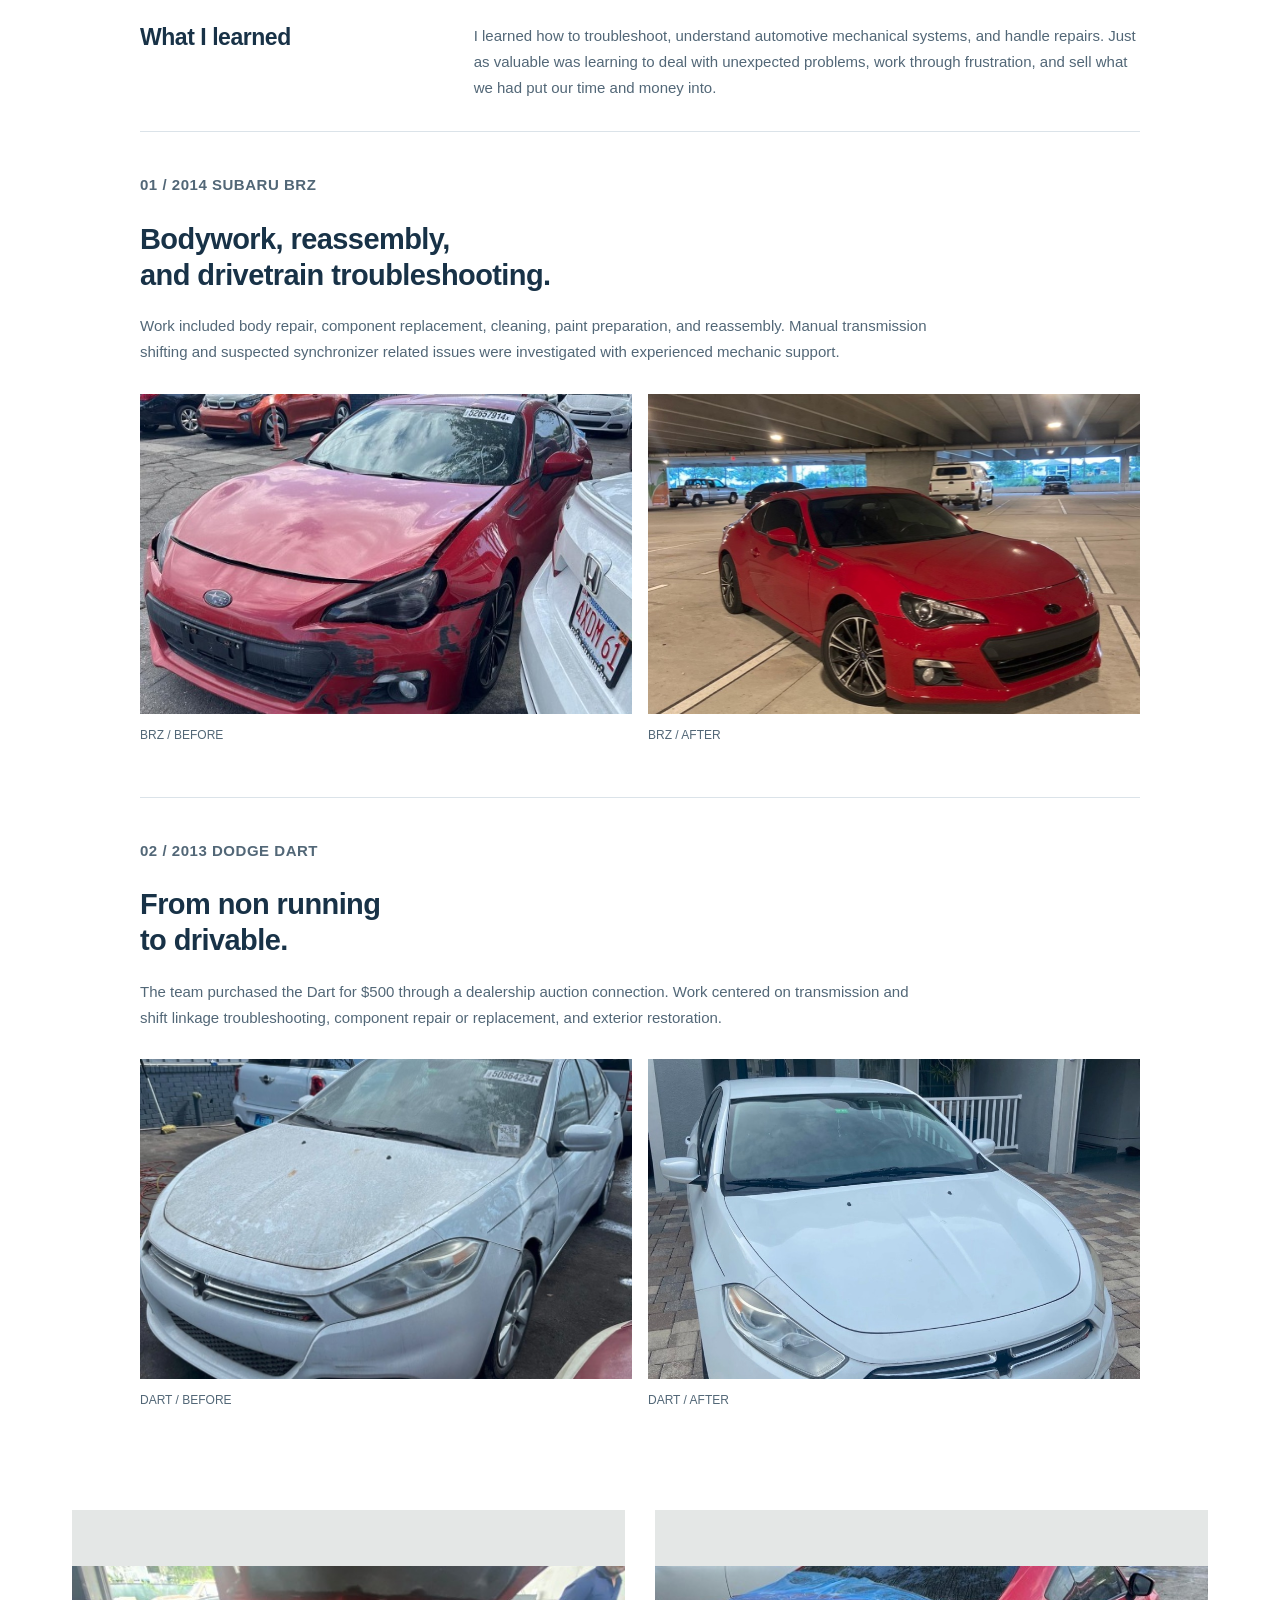
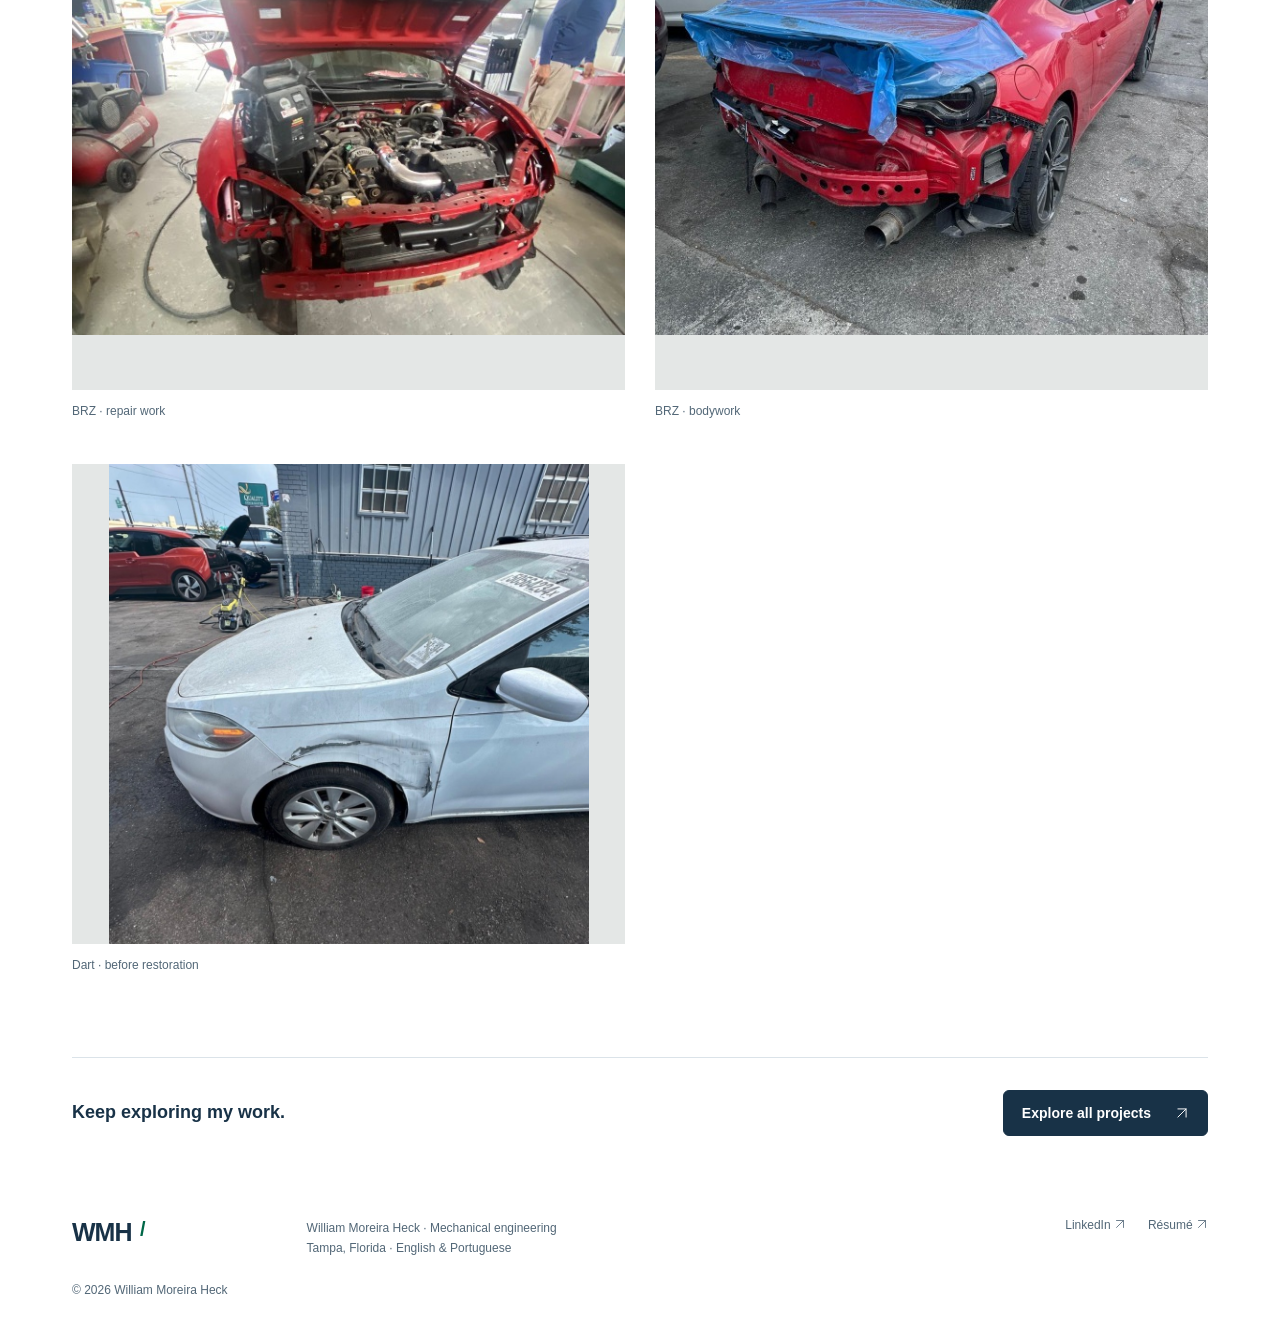
<file: dodge-dart.html>
<!doctype html><html lang="en"><head><meta charset="utf-8"><meta name="viewport" content="width=device-width,initial-scale=1"><title>Automotive restoration | William Moreira Heck</title><meta name="description" content="Subaru BRZ and Dodge Dart restoration projects."><meta name="theme-color" content="#ffffff"><meta property="og:title" content="Automotive restoration | William Moreira Heck"><meta property="og:description" content="Subaru BRZ and Dodge Dart restoration projects."><link rel="icon" href="favicon.svg" type="image/svg+xml"><link rel="stylesheet" href="styles.css"><link rel="stylesheet" href="arrows-20261111.css"><link rel="stylesheet" href="cad-20261111.css"><link rel="stylesheet" href="media-20261111-v2.css"><link rel="stylesheet" href="browse-20261111.css"><script src="script-20261111-v2.js" defer></script><script src="cad-gallery-20261111-v2.js" defer></script><script src="playback-20261112.js" defer></script><meta http-equiv="refresh" content="0; url=automotive-restoration.html#dodge-dart"><link rel="stylesheet" href="engineering-20261112.css"></head><body><a class="skip" href="#main">Skip to content</a><header class="nav"><a class="brand" href="index.html" aria-label="William Moreira Heck home">WMH<span>·</span></a><nav aria-label="Main navigation"><a href="index.html#work">Work</a><a href="index.html#about">About</a><a href="resume.pdf" target="_blank" rel="noopener">Résumé <svg class="ui-arrow" viewBox="0 0 24 24" aria-hidden="true" focusable="false"><path d="M5 19 19 5M5 5h14v14"/></svg></a><a class="nav-contact" href="mailto:wmh23@usf.edu">Let’s connect <span><svg class="ui-arrow" viewBox="0 0 24 24" aria-hidden="true" focusable="false"><path d="M5 19 19 5M5 5h14v14"/></svg></span></a></nav></header><main id="main" class="section"><h1>Automotive restoration</h1><p><a class="text-link" href="automotive-restoration.html#dodge-dart">View the combined BRZ and Dart project <svg class="ui-arrow" viewBox="0 0 24 24" aria-hidden="true" focusable="false"><path d="M5 19 19 5M5 5h14v14"/></svg></a></p></main><footer><a class="brand" href="index.html">WMH<span> / </span></a><p>William Moreira Heck · Mechanical engineering<br>Tampa, Florida · English & Portuguese</p><div><a href="https://www.linkedin.com/in/william-moreira-heck-858473378/?locale=en-US" target="_blank" rel="noopener">LinkedIn <svg class="ui-arrow" viewBox="0 0 24 24" aria-hidden="true" focusable="false"><path d="M5 19 19 5M5 5h14v14"/></svg></a><a href="resume.pdf" target="_blank" rel="noopener">Résumé <svg class="ui-arrow" viewBox="0 0 24 24" aria-hidden="true" focusable="false"><path d="M5 19 19 5M5 5h14v14"/></svg></a></div><small>© 2026 William Moreira Heck</small></footer></body></html>
</file>
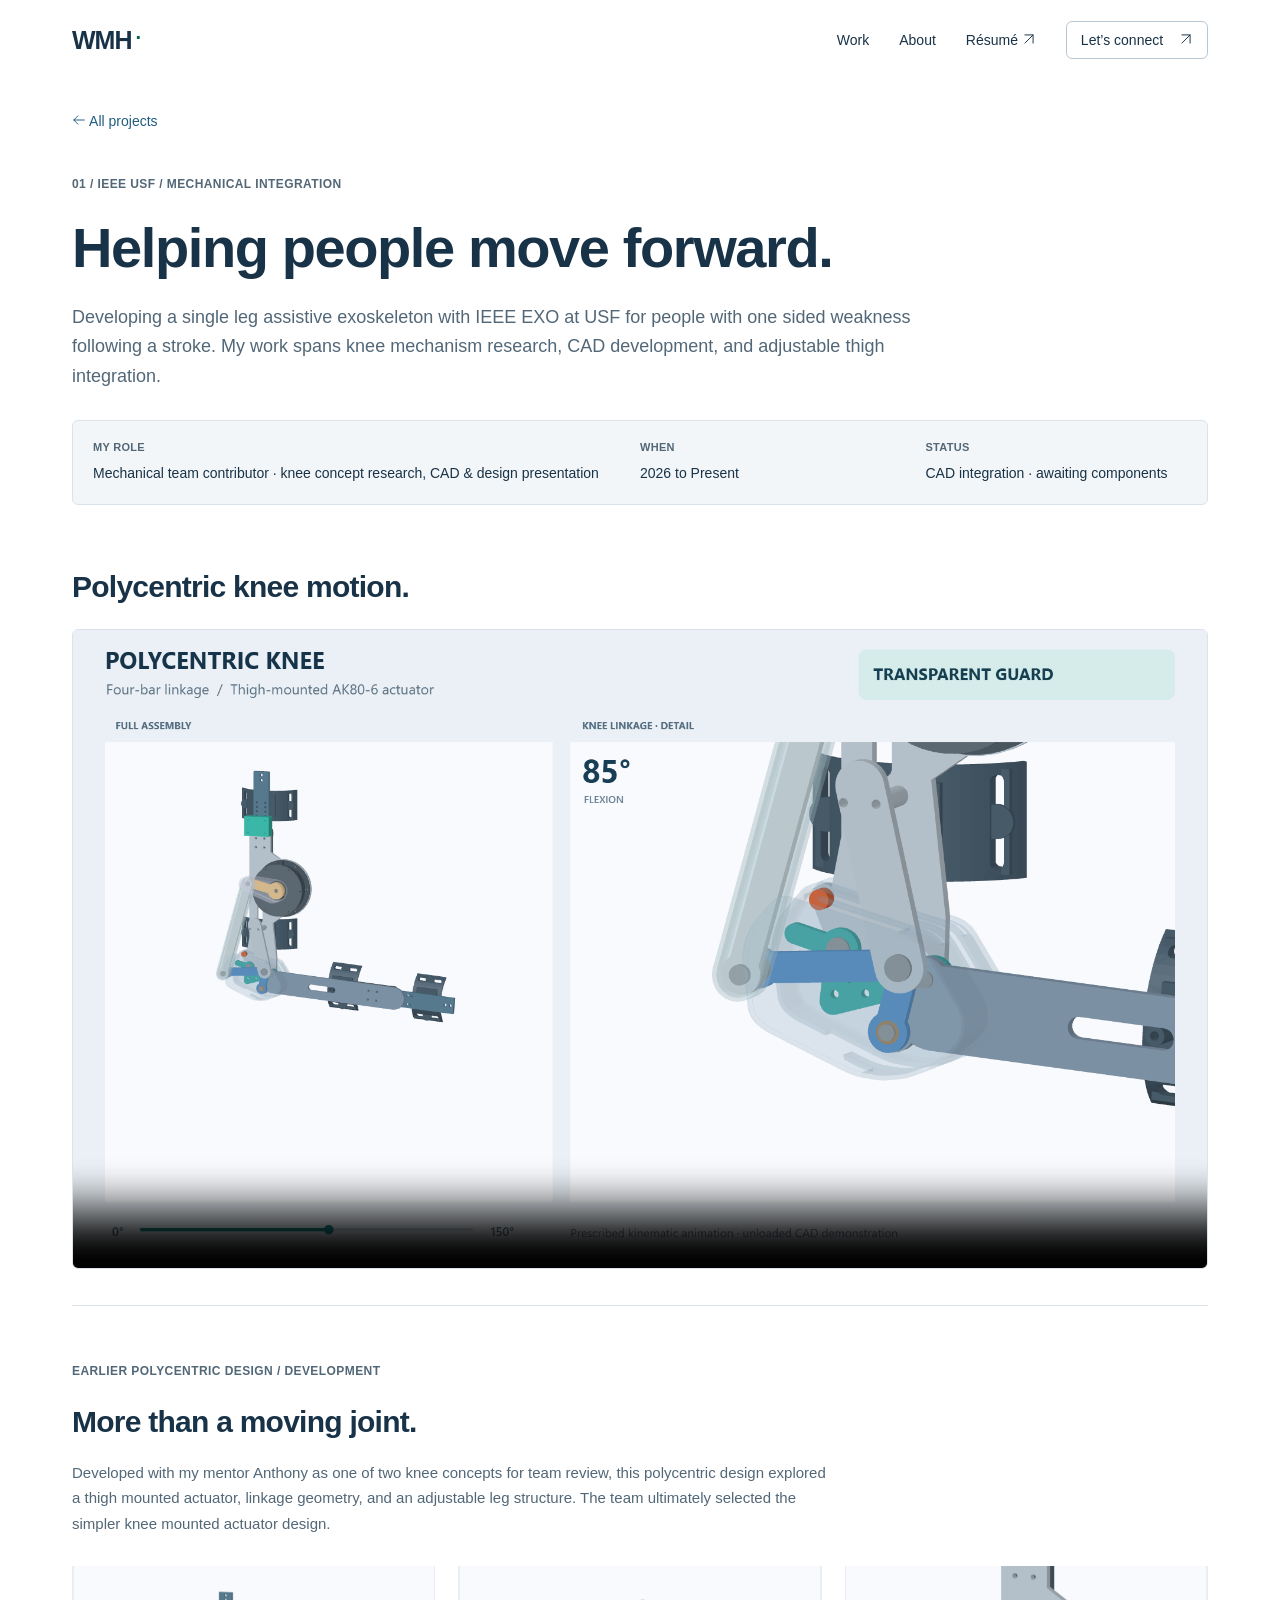
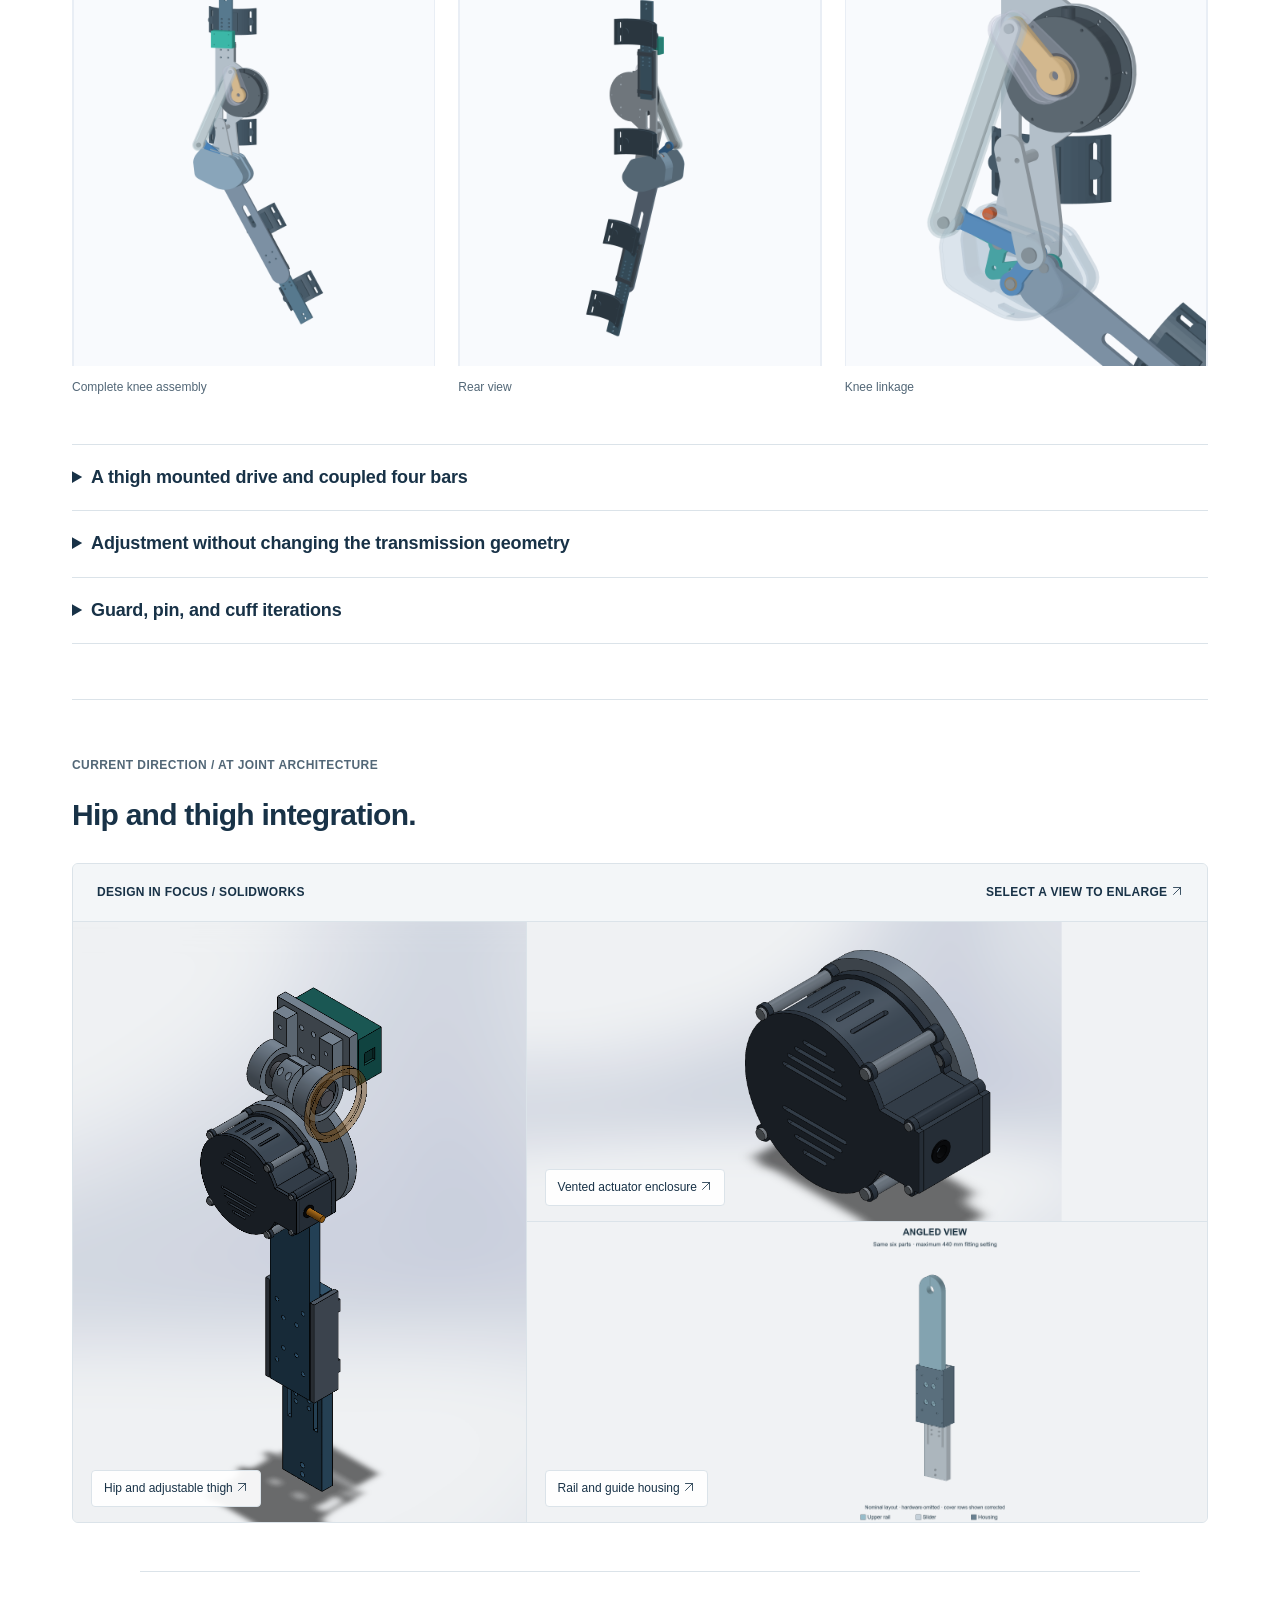
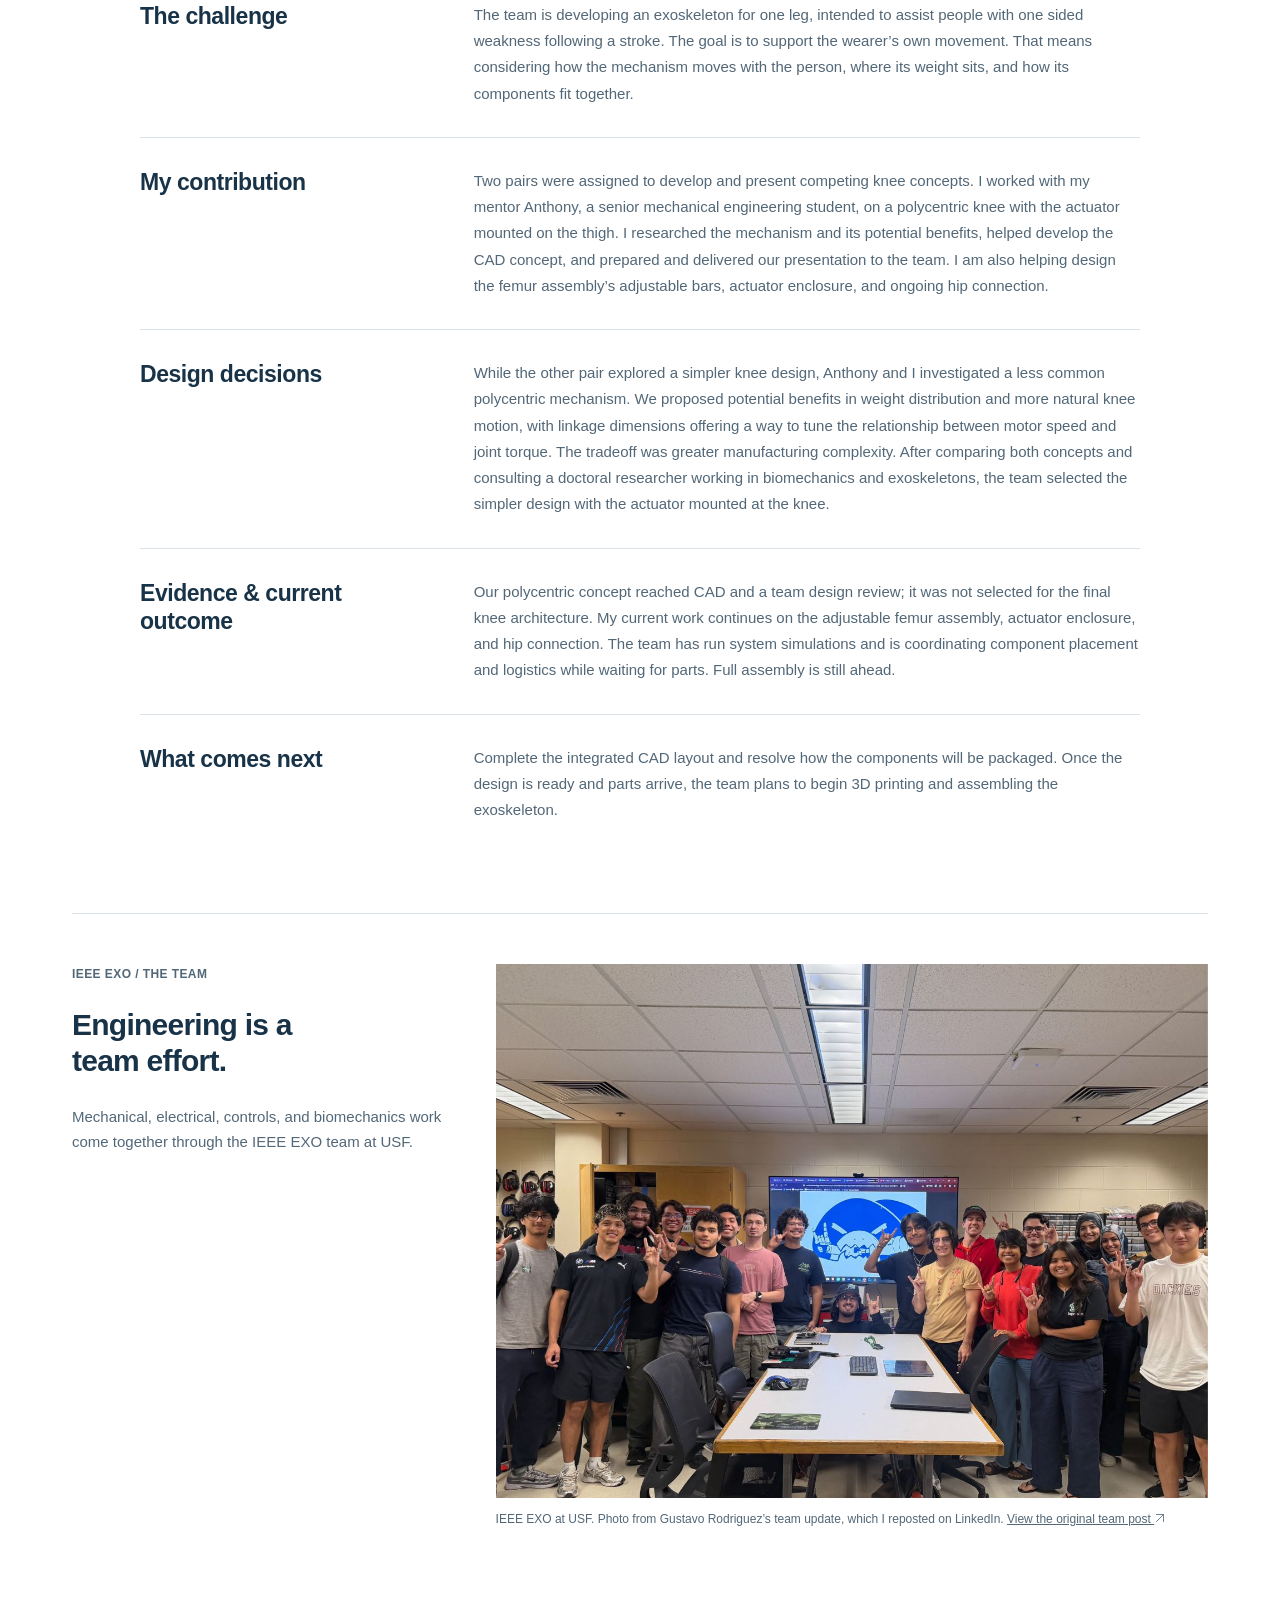
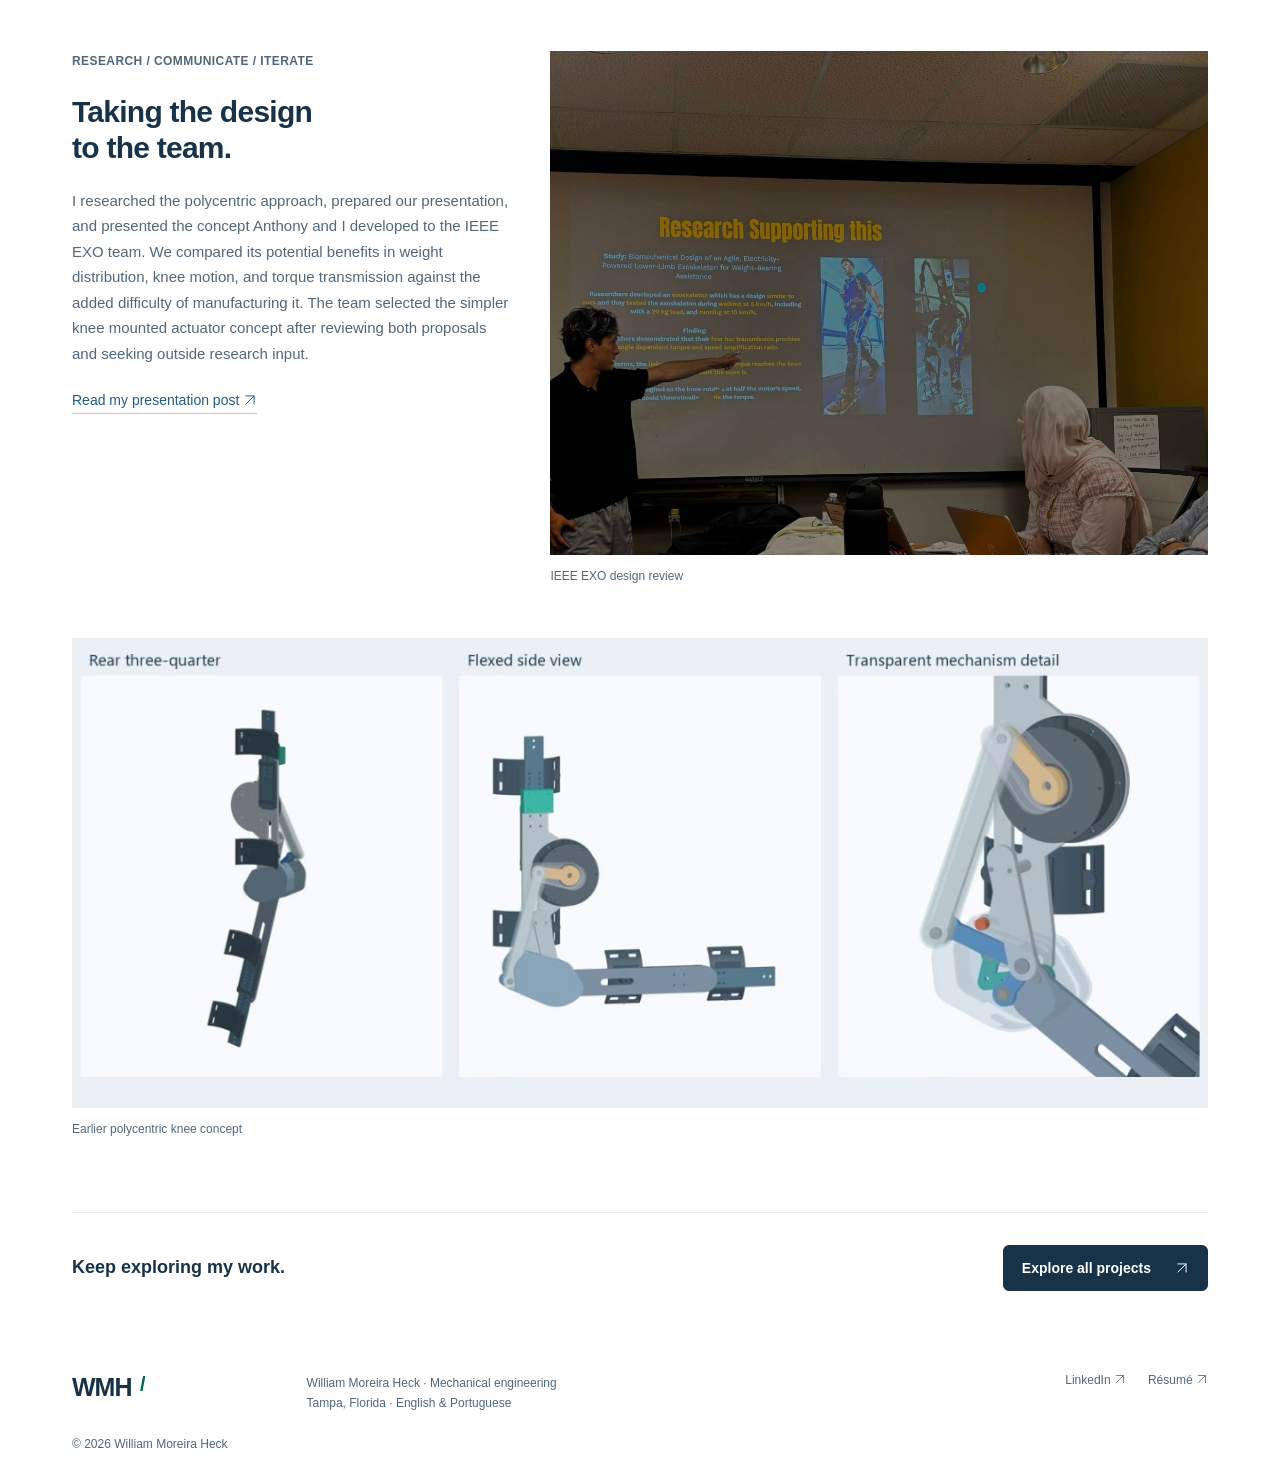
<file: exoskeleton.html>
<!doctype html><html lang="en"><head><meta charset="utf-8"><meta name="viewport" content="width=device-width,initial-scale=1"><title>Lower limb exoskeleton | William Moreira Heck</title><meta name="description" content="Developing a single-leg assistive exoskeleton with IEEE EXO at USF for people with one-sided weakness following a stroke. My work spans knee mechanism research, CAD development, and adjustable thigh integration."><meta name="theme-color" content="#ffffff"><meta property="og:title" content="Lower-limb exoskeleton | William Moreira Heck"><meta property="og:description" content="Developing a single-leg assistive exoskeleton with IEEE EXO at USF for people with one-sided weakness following a stroke. My work spans knee mechanism research, CAD development, and adjustable thigh integration."><link rel="icon" href="favicon.svg" type="image/svg+xml"><link rel="stylesheet" href="styles.css"><link rel="stylesheet" href="arrows-20261111.css"><link rel="stylesheet" href="cad-20261111.css"><link rel="stylesheet" href="media-20261111-v2.css"><link rel="stylesheet" href="browse-20261111.css"><script src="script-20261111-v2.js" defer></script><script src="cad-gallery-20261111-v2.js" defer></script><script src="playback-20261112.js" defer></script><link rel="stylesheet" href="engineering-20261112.css"></head><body><a class="skip" href="#main">Skip to content</a><header class="nav"><a class="brand" href="index.html" aria-label="William Moreira Heck home">WMH<span>·</span></a><nav aria-label="Main navigation"><a href="index.html#work">Work</a><a href="index.html#about">About</a><a href="resume.pdf" target="_blank" rel="noopener">Résumé <svg class="ui-arrow" viewBox="0 0 24 24" aria-hidden="true" focusable="false"><path d="M5 19 19 5M5 5h14v14"/></svg></a><a class="nav-contact" href="mailto:wmh23@usf.edu">Let’s connect <span><svg class="ui-arrow" viewBox="0 0 24 24" aria-hidden="true" focusable="false"><path d="M5 19 19 5M5 5h14v14"/></svg></span></a></nav></header><main id="main" class="case"><a class="back-link" href="index.html#work"><svg class="ui-arrow" viewBox="0 0 24 24" aria-hidden="true" focusable="false"><path d="M21 12H3M10 5l-7 7 7 7"/></svg> All projects</a><section class="case-heading"><p class="eyebrow">01 / IEEE USF / MECHANICAL INTEGRATION</p><h1>Helping people move forward.</h1><p class="case-intro">Developing a single leg assistive exoskeleton with IEEE EXO at USF for people with one sided weakness following a stroke. My work spans knee mechanism research, CAD development, and adjustable thigh integration.</p><dl class="case-facts"><div><dt>MY ROLE</dt><dd>Mechanical team contributor · knee concept research, CAD & design presentation</dd></div><div><dt>WHEN</dt><dd>2026 to Present</dd></div><div><dt>STATUS</dt><dd>CAD integration · awaiting components</dd></div></dl></section><section class="project-videos" id="motion-videos"><h2>Polycentric knee motion.</h2><div class="video-grid"><figure class="video-card"><video controls data-scroll-video autoplay muted loop playsinline webkit-playsinline preload="metadata" poster="knee-transparent-poster.png" aria-label="Polycentric knee motion"><source src="knee-transparent.mp4" type="video/mp4">Your browser cannot play this video. <a href="knee-transparent.mp4">Open the MP4</a>.</video></figure></div></section><section class="knee-development" id="polycentric-knee"><p class="eyebrow">EARLIER POLYCENTRIC DESIGN / DEVELOPMENT</p><h2>More than a moving joint.</h2><p class="video-intro">Developed with my mentor Anthony as one of two knee concepts for team review, this polycentric design explored a thigh mounted actuator, linkage geometry, and an adjustable leg structure. The team ultimately selected the simpler knee mounted actuator design.</p><div class="knee-gallery"><figure><a href="knee-full-assembly.png" data-image-viewer><img src="knee-full-assembly.png" alt="Complete polycentric knee assembly with thigh mounted actuator, cuffs, and adjustable rails" loading="lazy"></a><figcaption>Complete knee assembly</figcaption></figure><figure><a href="knee-rear-view.png" data-image-viewer><img src="knee-rear-view.png" alt="Rear view of the polycentric knee assembly and cuff layout" loading="lazy"></a><figcaption>Rear view</figcaption></figure><figure><a href="knee-linkage-detail.png" data-image-viewer><img src="knee-linkage-detail.png" alt="Transparent knee guard revealing the crank and coupled four bar linkage" loading="lazy"></a><figcaption>Knee linkage</figcaption></figure></div><div class="development-notes"><details><summary>A thigh mounted drive and coupled four bars</summary><p>The design progressed from a fixed axis belt drive concept to a belt free double four bar mechanism. One linkage guides knee motion while a crank and rod transmission connects the thigh mounted AK80 to 6 envelope to the joint. Moving links occupy different planes to clear their crossing paths.</p></details><details><summary>Adjustment without changing the transmission geometry</summary><p>Independent thigh and shank extension rails use 10 mm hole indexing over 80 mm of nominal travel. The motor stays fixed relative to the knee pivots. A separate captured adjustment demo explored sliding within travel limits while retaining the knee constraints.</p></details><details><summary>Guard, pin, and cuff iterations</summary><p>Later work replaced long cross plane pins with short opposed supports, revised the guard openings around the moving links, added an extension stop, and developed curved cuff and padding envelopes. CAD motion and interference checks supported these iterations; manufactured fits, structural strength, and wearer validation remain separate work.</p></details></div></section><div class="current-study-title"><p class="eyebrow">CURRENT DIRECTION / AT JOINT ARCHITECTURE</p><h2>Hip and thigh integration.</h2></div><section class="cad-board" id="cad-views" aria-label="CAD views"><div class="cad-board-heading"><span>DESIGN IN FOCUS / SOLIDWORKS</span><span>SELECT A VIEW TO ENLARGE <svg class="ui-arrow" viewBox="0 0 24 24" aria-hidden="true" focusable="false"><path d="M5 19 19 5M5 5h14v14"/></svg></span></div><div class="cad-board-grid"><a class="cad-view cad-full" href="exo-assembly.webp" data-image-viewer aria-label="Enlarge Hip and adjustable thigh"><img src="exo-assembly.webp" alt="Hip and adjustable thigh" width="3200" height="2400"><span>Hip and adjustable thigh <svg class="ui-arrow" viewBox="0 0 24 24" aria-hidden="true" focusable="false"><path d="M5 19 19 5M5 5h14v14"/></svg></span></a><div class="cad-detail-stack"><a class="cad-view cad-detail" href="exo-guard.webp" data-image-viewer aria-label="Enlarge Vented actuator enclosure"><img src="exo-guard.webp" alt="Vented actuator enclosure" width="3200" height="2400"><span>Vented actuator enclosure <svg class="ui-arrow" viewBox="0 0 24 24" aria-hidden="true" focusable="false"><path d="M5 19 19 5M5 5h14v14"/></svg></span></a><a class="cad-view cad-detail cad-secondary" href="femur.png" data-image-viewer aria-label="Enlarge Rail and guide housing"><img src="femur.png" alt="Rail and guide housing" width="3200" height="2400"><span>Rail and guide housing <svg class="ui-arrow" viewBox="0 0 24 24" aria-hidden="true" focusable="false"><path d="M5 19 19 5M5 5h14v14"/></svg></span></a></div></div></section><div class="case-content"><section><h2>The challenge</h2><p>The team is developing an exoskeleton for one leg, intended to assist people with one sided weakness following a stroke. The goal is to support the wearer’s own movement. That means considering how the mechanism moves with the person, where its weight sits, and how its components fit together.</p></section><section><h2>My contribution</h2><p>Two pairs were assigned to develop and present competing knee concepts. I worked with my mentor Anthony, a senior mechanical engineering student, on a polycentric knee with the actuator mounted on the thigh. I researched the mechanism and its potential benefits, helped develop the CAD concept, and prepared and delivered our presentation to the team. I am also helping design the femur assembly’s adjustable bars, actuator enclosure, and ongoing hip connection.</p></section><section><h2>Design decisions</h2><p>While the other pair explored a simpler knee design, Anthony and I investigated a less common polycentric mechanism. We proposed potential benefits in weight distribution and more natural knee motion, with linkage dimensions offering a way to tune the relationship between motor speed and joint torque. The tradeoff was greater manufacturing complexity. After comparing both concepts and consulting a doctoral researcher working in biomechanics and exoskeletons, the team selected the simpler design with the actuator mounted at the knee.</p></section><section><h2>Evidence & current outcome</h2><p>Our polycentric concept reached CAD and a team design review; it was not selected for the final knee architecture. My current work continues on the adjustable femur assembly, actuator enclosure, and hip connection. The team has run system simulations and is coordinating component placement and logistics while waiting for parts. Full assembly is still ahead.</p></section><section><h2>What comes next</h2><p>Complete the integrated CAD layout and resolve how the components will be packaged. Once the design is ready and parts arrive, the team plans to begin 3D printing and assembling the exoskeleton.</p></section></div><section class="team-story" id="exo-team"><div><p class="eyebrow">IEEE EXO / THE TEAM</p><h2>Engineering is a<br>team effort.</h2><p>Mechanical, electrical, controls, and biomechanics work come together through the IEEE EXO team at USF.</p></div><figure><a href="exo-team.jpg" data-image-viewer><img src="exo-team.jpg" alt="IEEE EXO student team together at the University of South Florida" width="1280" height="959" loading="lazy"></a><figcaption>IEEE EXO at USF. Photo from Gustavo Rodriguez’s team update, which I reposted on LinkedIn. <a href="https://www.linkedin.com/feed/update/urn:li:activity:7516266585595039746/" target="_blank" rel="noopener">View the original team post <svg class="ui-arrow" viewBox="0 0 24 24" aria-hidden="true" focusable="false"><path d="M5 19 19 5M5 5h14v14"/></svg></a></figcaption></figure></section><section class="presentation-story"><div><p class="eyebrow">RESEARCH / COMMUNICATE / ITERATE</p><h2>Taking the design<br>to the team.</h2><p>I researched the polycentric approach, prepared our presentation, and presented the concept Anthony and I developed to the IEEE EXO team. We compared its potential benefits in weight distribution, knee motion, and torque transmission against the added difficulty of manufacturing it. The team selected the simpler knee mounted actuator concept after reviewing both proposals and seeking outside research input.</p><a class="text-link" href="https://www.linkedin.com/feed/update/urn:li:activity:7521737872345878528/" target="_blank" rel="noopener">Read my presentation post <svg class="ui-arrow" viewBox="0 0 24 24" aria-hidden="true" focusable="false"><path d="M5 19 19 5M5 5h14v14"/></svg></a></div><figure><a href="william-presenting-research.jpg" data-image-viewer><img src="william-presenting-research.jpg" alt="William presenting exoskeleton research and his knee concept at an IEEE EXO team meeting" loading="lazy" width="1280" height="980"></a><figcaption>IEEE EXO design review</figcaption></figure><figure class="knee-history"><a href="knee-cad-linkedin.jpg" data-image-viewer><img src="knee-cad-linkedin.jpg" alt="Three CAD views of the earlier polycentric knee linkage concept" loading="lazy" width="1280" height="530"></a><figcaption>Earlier polycentric knee concept</figcaption></figure></section><div class="case-end"><p>Keep exploring my work.</p><a class="button" href="index.html#work">Explore all projects <svg class="ui-arrow" viewBox="0 0 24 24" aria-hidden="true" focusable="false"><path d="M5 19 19 5M5 5h14v14"/></svg></a></div></main><footer><a class="brand" href="index.html">WMH<span> / </span></a><p>William Moreira Heck · Mechanical engineering<br>Tampa, Florida · English & Portuguese</p><div><a href="https://www.linkedin.com/in/william-moreira-heck-858473378/?locale=en-US" target="_blank" rel="noopener">LinkedIn <svg class="ui-arrow" viewBox="0 0 24 24" aria-hidden="true" focusable="false"><path d="M5 19 19 5M5 5h14v14"/></svg></a><a href="resume.pdf" target="_blank" rel="noopener">Résumé <svg class="ui-arrow" viewBox="0 0 24 24" aria-hidden="true" focusable="false"><path d="M5 19 19 5M5 5h14v14"/></svg></a></div><small>© 2026 William Moreira Heck</small></footer></body></html>
</file>
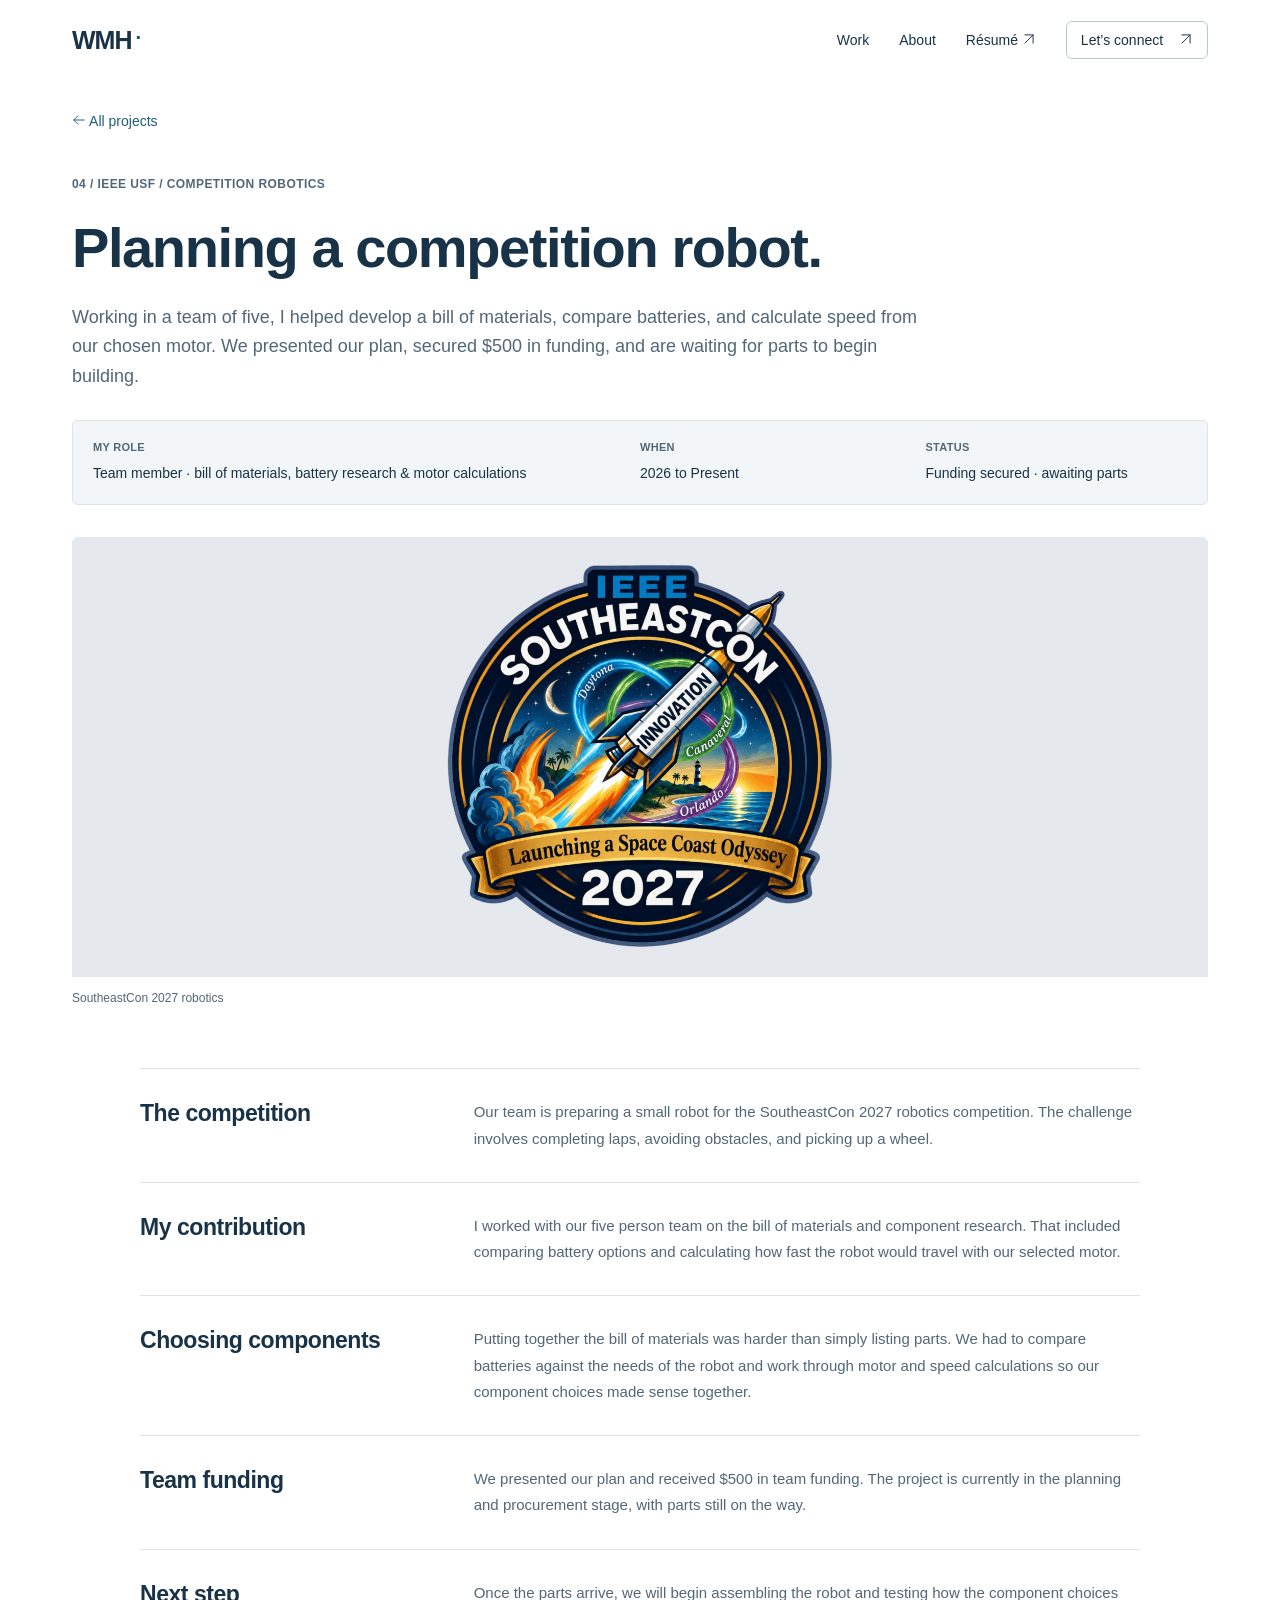
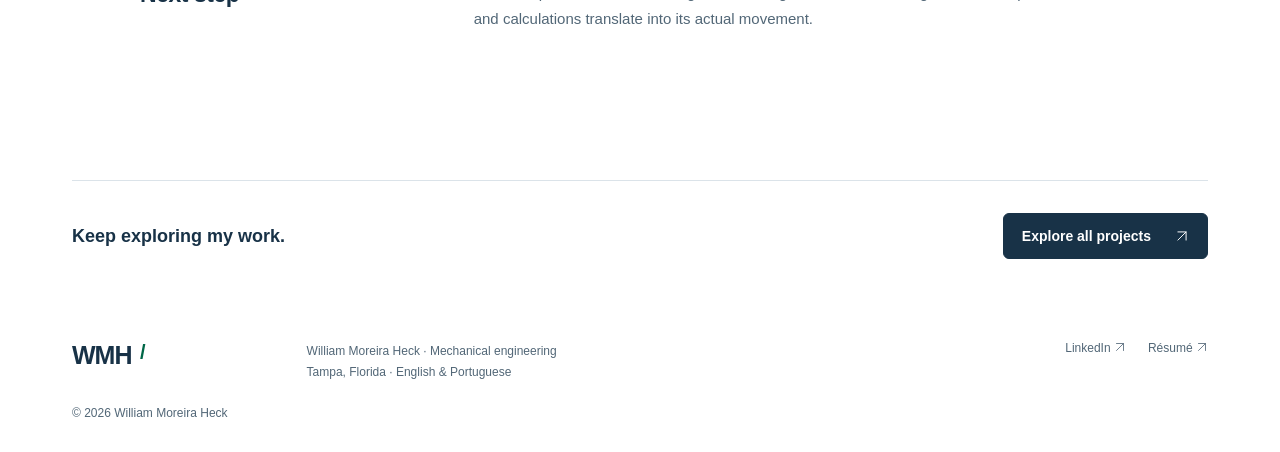
<file: southeastcon.html>
<!doctype html><html lang="en"><head><meta charset="utf-8"><meta name="viewport" content="width=device-width,initial-scale=1"><title>SoutheastCon 2027 robotics | William Moreira Heck</title><meta name="description" content="Working in a team of five, I helped develop a bill of materials, compare batteries, and calculate speed from our chosen motor. We presented our plan, secured $500 in funding, and are waiting for parts to begin building."><meta name="theme-color" content="#ffffff"><meta property="og:title" content="SoutheastCon 2027 robotics | William Moreira Heck"><meta property="og:description" content="Working in a team of five, I helped develop a bill of materials, compare batteries, and calculate speed from our chosen motor. We presented our plan, secured $500 in funding, and are waiting for parts to begin building."><link rel="icon" href="favicon.svg" type="image/svg+xml"><link rel="stylesheet" href="styles.css"><link rel="stylesheet" href="arrows-20261111.css"><link rel="stylesheet" href="cad-20261111.css"><link rel="stylesheet" href="media-20261111-v2.css"><link rel="stylesheet" href="browse-20261111.css"><script src="script-20261111-v2.js" defer></script><script src="cad-gallery-20261111-v2.js" defer></script><script src="playback-20261112.js" defer></script><link rel="stylesheet" href="southeastcon-2027.css"><link rel="stylesheet" href="engineering-20261112.css"></head><body><a class="skip" href="#main">Skip to content</a><header class="nav"><a class="brand" href="index.html" aria-label="William Moreira Heck home">WMH<span>·</span></a><nav aria-label="Main navigation"><a href="index.html#work">Work</a><a href="index.html#about">About</a><a href="resume.pdf" target="_blank" rel="noopener">Résumé <svg class="ui-arrow" viewBox="0 0 24 24" aria-hidden="true" focusable="false"><path d="M5 19 19 5M5 5h14v14"/></svg></a><a class="nav-contact" href="mailto:wmh23@usf.edu">Let’s connect <span><svg class="ui-arrow" viewBox="0 0 24 24" aria-hidden="true" focusable="false"><path d="M5 19 19 5M5 5h14v14"/></svg></span></a></nav></header><main id="main" class="case"><a class="back-link" href="index.html#work"><svg class="ui-arrow" viewBox="0 0 24 24" aria-hidden="true" focusable="false"><path d="M21 12H3M10 5l-7 7 7 7"/></svg> All projects</a><section class="case-heading"><p class="eyebrow">04 / IEEE USF / COMPETITION ROBOTICS</p><h1>Planning a competition robot.</h1><p class="case-intro">Working in a team of five, I helped develop a bill of materials, compare batteries, and calculate speed from our chosen motor. We presented our plan, secured $500 in funding, and are waiting for parts to begin building.</p><dl class="case-facts"><div><dt>MY ROLE</dt><dd>Team member · bill of materials, battery research & motor calculations</dd></div><div><dt>WHEN</dt><dd>2026 to Present</dd></div><div><dt>STATUS</dt><dd>Funding secured · awaiting parts</dd></div></dl></section><figure class="case-cover southeastcon"><img src="southeastcon-2027-logo.png" alt="Official IEEE SoutheastCon 2027 logo" width="1600" height="1100"><figcaption>SoutheastCon 2027 robotics</figcaption></figure><div class="case-content"><section><h2>The competition</h2><p>Our team is preparing a small robot for the SoutheastCon 2027 robotics competition. The challenge involves completing laps, avoiding obstacles, and picking up a wheel.</p></section><section><h2>My contribution</h2><p>I worked with our five person team on the bill of materials and component research. That included comparing battery options and calculating how fast the robot would travel with our selected motor.</p></section><section><h2>Choosing components</h2><p>Putting together the bill of materials was harder than simply listing parts. We had to compare batteries against the needs of the robot and work through motor and speed calculations so our component choices made sense together.</p></section><section><h2>Team funding</h2><p>We presented our plan and received $500 in team funding. The project is currently in the planning and procurement stage, with parts still on the way.</p></section><section><h2>Next step</h2><p>Once the parts arrive, we will begin assembling the robot and testing how the component choices and calculations translate into its actual movement.</p></section></div><div class="case-gallery"></div><div class="case-end"><p>Keep exploring my work.</p><a class="button" href="index.html#work">Explore all projects <svg class="ui-arrow" viewBox="0 0 24 24" aria-hidden="true" focusable="false"><path d="M5 19 19 5M5 5h14v14"/></svg></a></div></main><footer><a class="brand" href="index.html">WMH<span> / </span></a><p>William Moreira Heck · Mechanical engineering<br>Tampa, Florida · English & Portuguese</p><div><a href="https://www.linkedin.com/in/william-moreira-heck-858473378/?locale=en-US" target="_blank" rel="noopener">LinkedIn <svg class="ui-arrow" viewBox="0 0 24 24" aria-hidden="true" focusable="false"><path d="M5 19 19 5M5 5h14v14"/></svg></a><a href="resume.pdf" target="_blank" rel="noopener">Résumé <svg class="ui-arrow" viewBox="0 0 24 24" aria-hidden="true" focusable="false"><path d="M5 19 19 5M5 5h14v14"/></svg></a></div><small>© 2026 William Moreira Heck</small></footer></body></html>
</file>
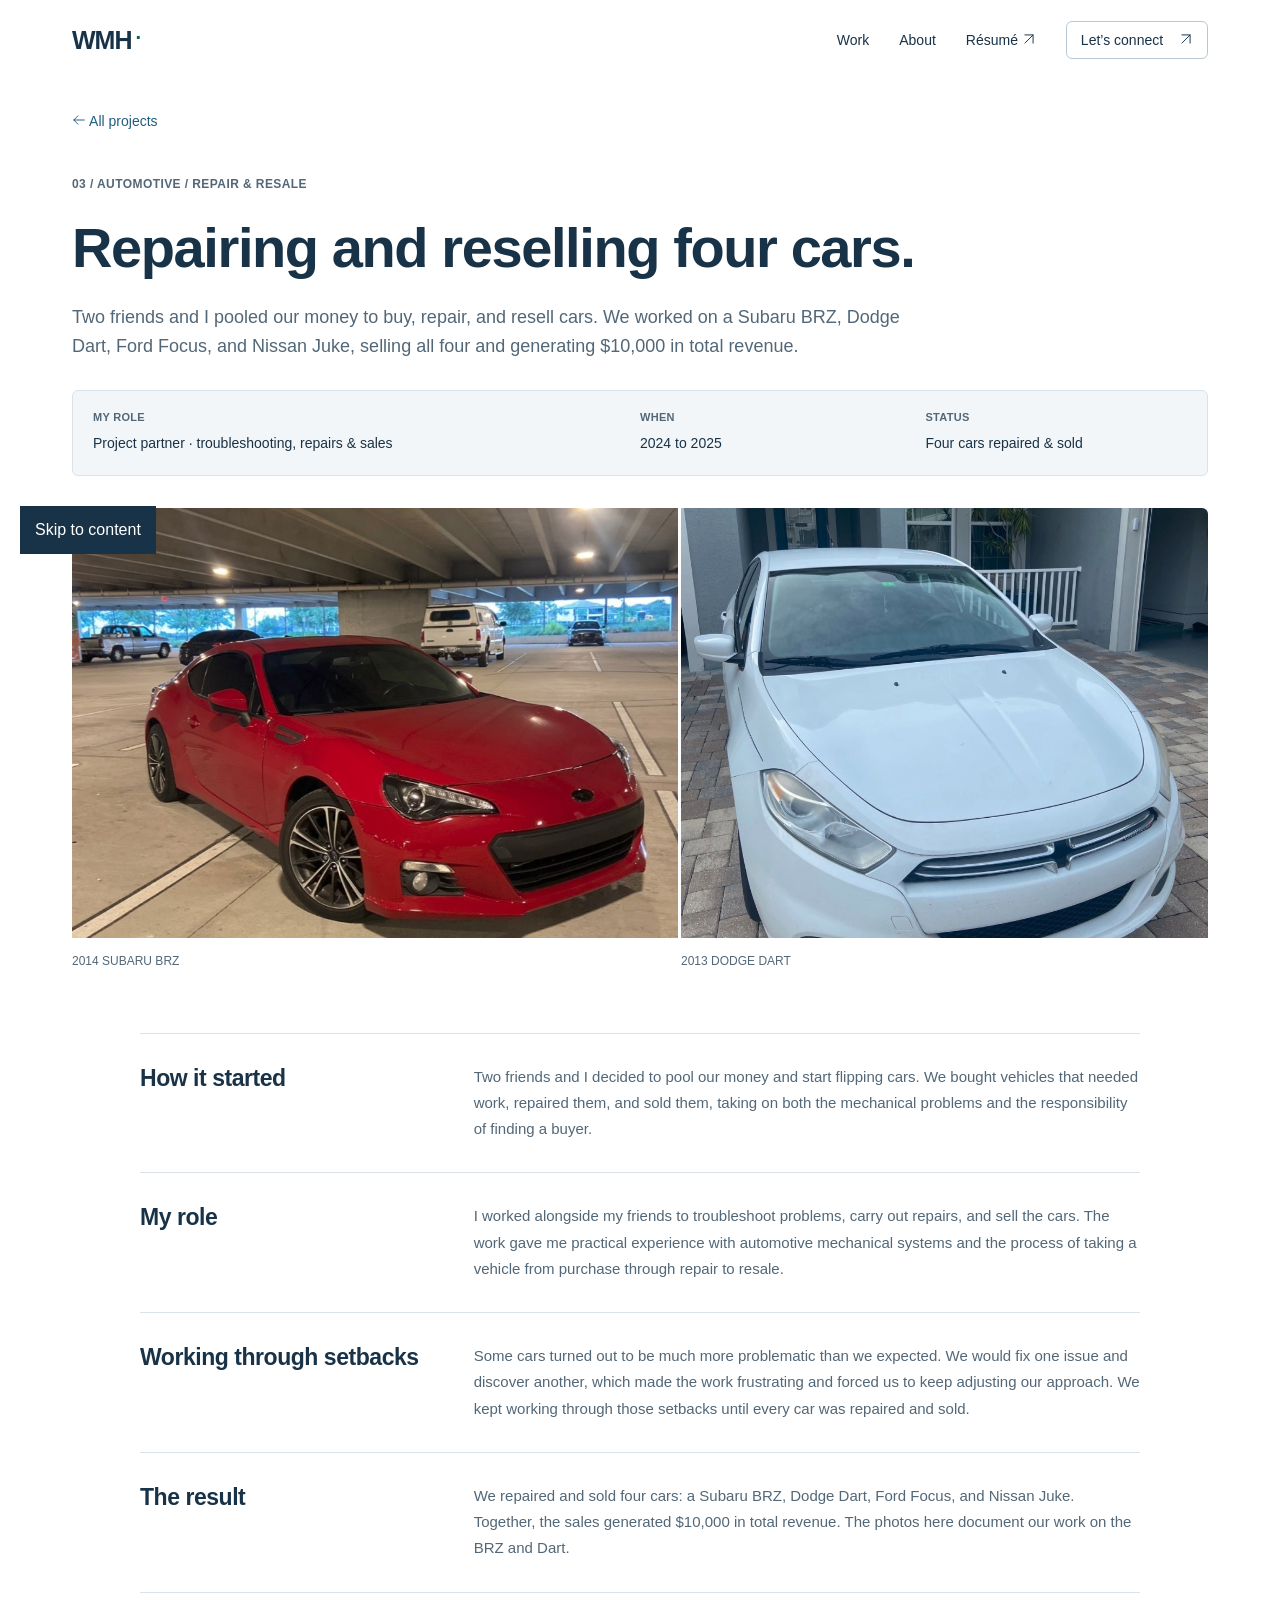
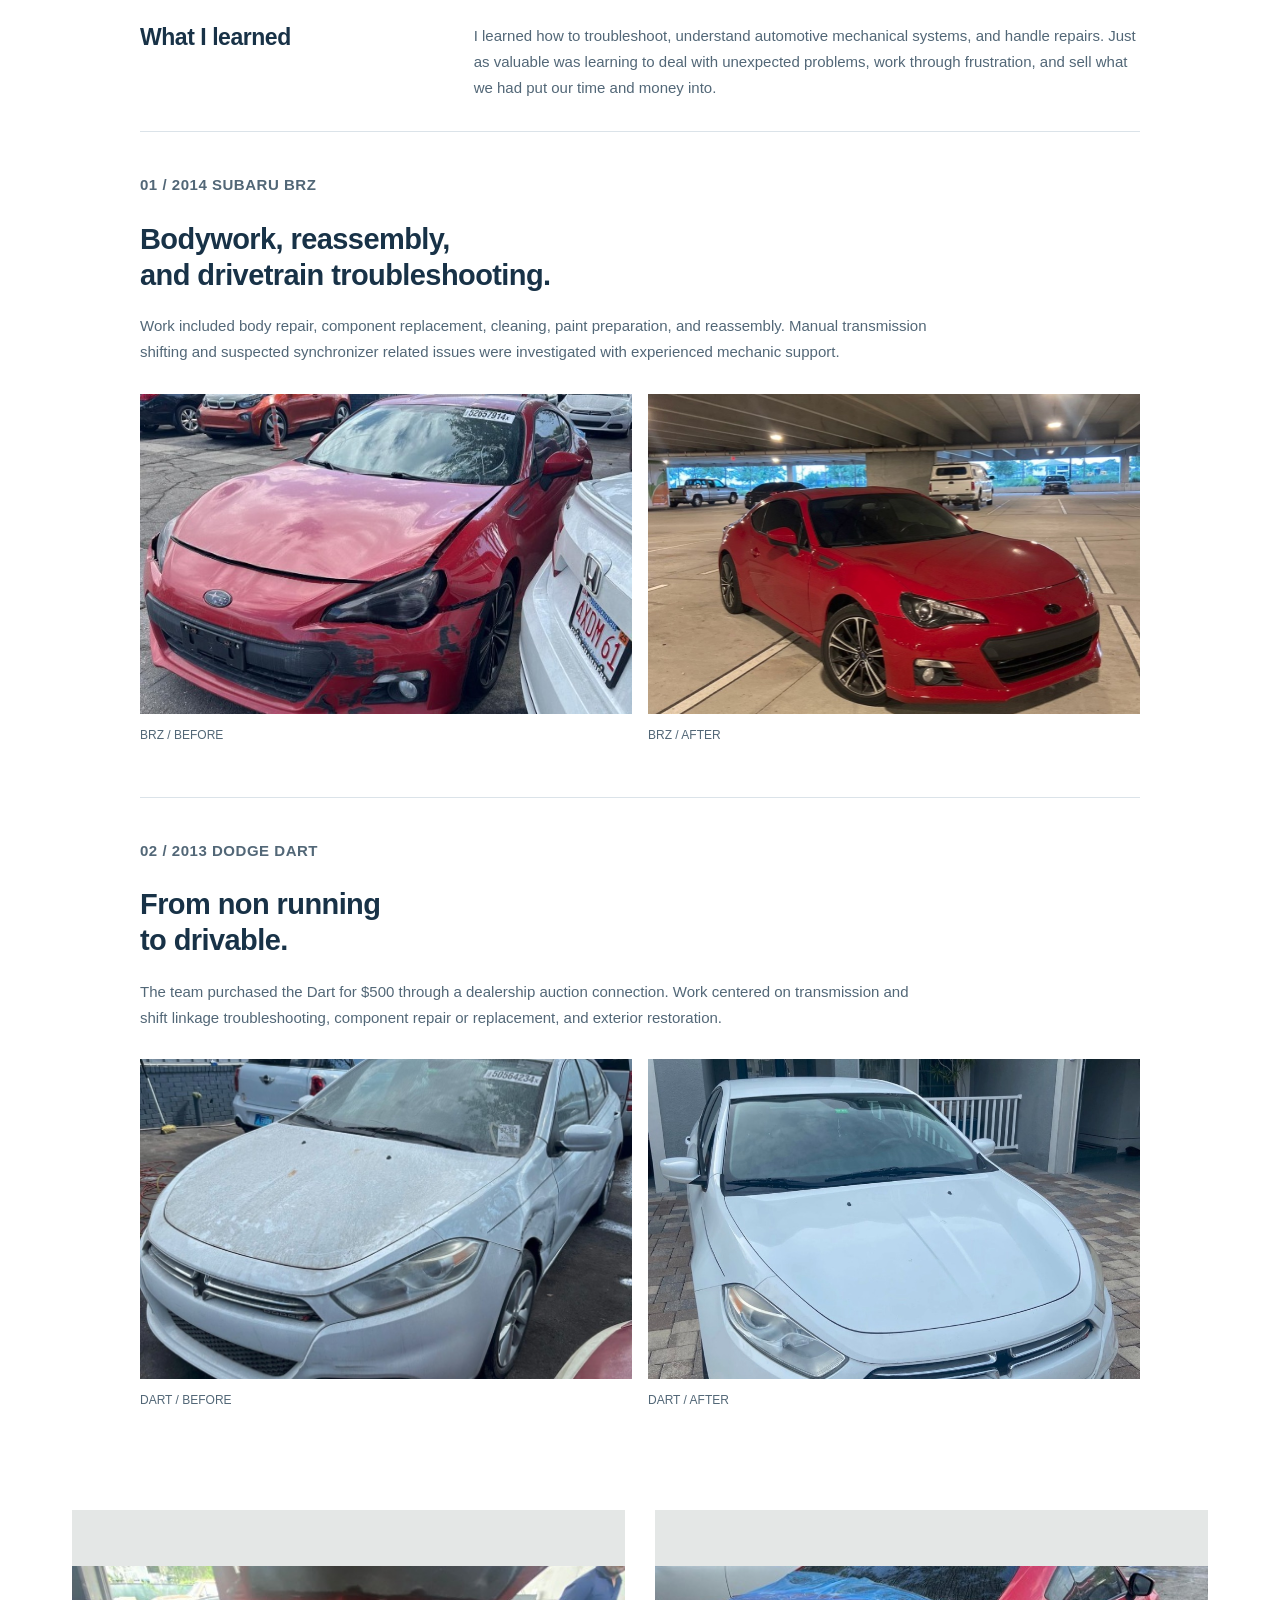
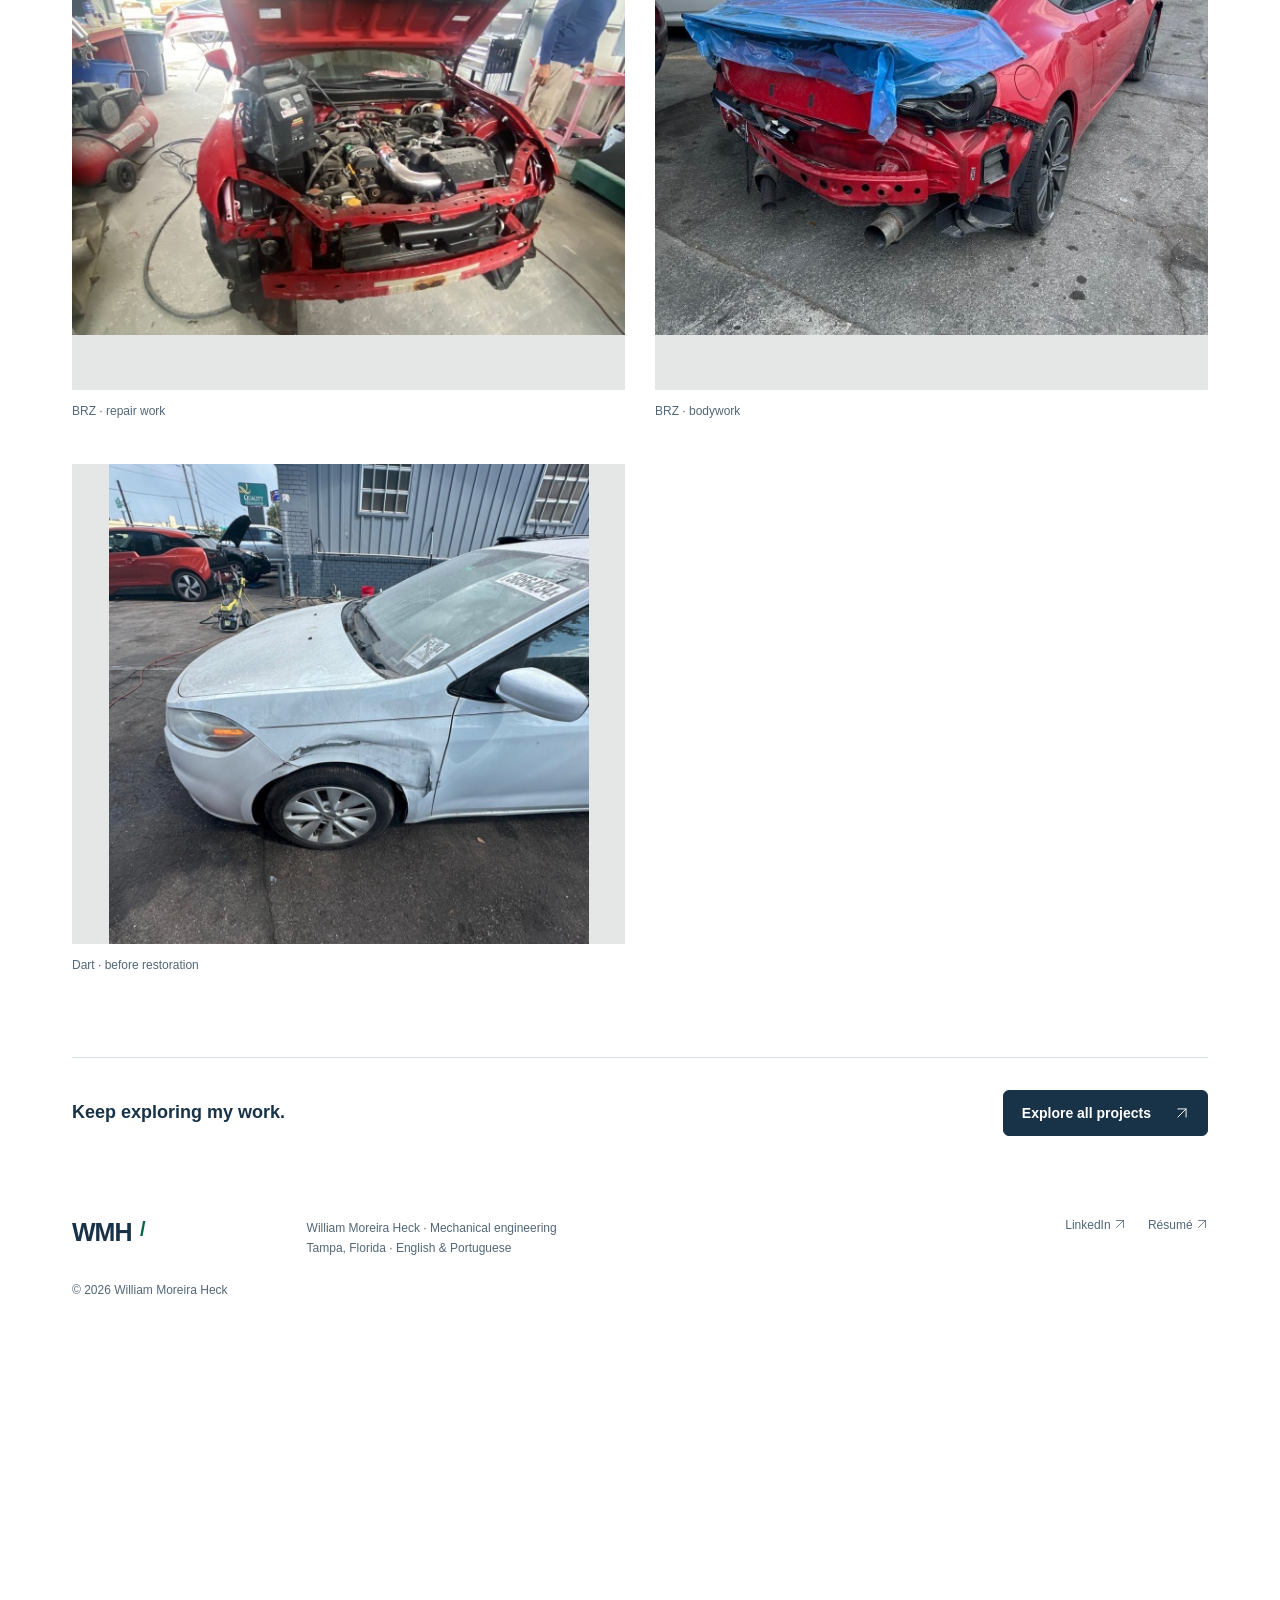
<file: subaru-brz.html>
<!doctype html><html lang="en"><head><meta charset="utf-8"><meta name="viewport" content="width=device-width,initial-scale=1"><title>Automotive restoration | William Moreira Heck</title><meta name="description" content="Subaru BRZ and Dodge Dart restoration projects."><meta name="theme-color" content="#ffffff"><meta property="og:title" content="Automotive restoration | William Moreira Heck"><meta property="og:description" content="Subaru BRZ and Dodge Dart restoration projects."><link rel="icon" href="favicon.svg" type="image/svg+xml"><link rel="stylesheet" href="styles.css"><link rel="stylesheet" href="arrows-20261111.css"><link rel="stylesheet" href="cad-20261111.css"><link rel="stylesheet" href="media-20261111-v2.css"><link rel="stylesheet" href="browse-20261111.css"><script src="script-20261111-v2.js" defer></script><script src="cad-gallery-20261111-v2.js" defer></script><script src="playback-20261112.js" defer></script><meta http-equiv="refresh" content="0; url=automotive-restoration.html#subaru-brz"><link rel="stylesheet" href="engineering-20261112.css"></head><body><a class="skip" href="#main">Skip to content</a><header class="nav"><a class="brand" href="index.html" aria-label="William Moreira Heck home">WMH<span>·</span></a><nav aria-label="Main navigation"><a href="index.html#work">Work</a><a href="index.html#about">About</a><a href="resume.pdf" target="_blank" rel="noopener">Résumé <svg class="ui-arrow" viewBox="0 0 24 24" aria-hidden="true" focusable="false"><path d="M5 19 19 5M5 5h14v14"/></svg></a><a class="nav-contact" href="mailto:wmh23@usf.edu">Let’s connect <span><svg class="ui-arrow" viewBox="0 0 24 24" aria-hidden="true" focusable="false"><path d="M5 19 19 5M5 5h14v14"/></svg></span></a></nav></header><main id="main" class="section"><h1>Automotive restoration</h1><p><a class="text-link" href="automotive-restoration.html#subaru-brz">View the combined BRZ and Dart project <svg class="ui-arrow" viewBox="0 0 24 24" aria-hidden="true" focusable="false"><path d="M5 19 19 5M5 5h14v14"/></svg></a></p></main><footer><a class="brand" href="index.html">WMH<span> / </span></a><p>William Moreira Heck · Mechanical engineering<br>Tampa, Florida · English & Portuguese</p><div><a href="https://www.linkedin.com/in/william-moreira-heck-858473378/?locale=en-US" target="_blank" rel="noopener">LinkedIn <svg class="ui-arrow" viewBox="0 0 24 24" aria-hidden="true" focusable="false"><path d="M5 19 19 5M5 5h14v14"/></svg></a><a href="resume.pdf" target="_blank" rel="noopener">Résumé <svg class="ui-arrow" viewBox="0 0 24 24" aria-hidden="true" focusable="false"><path d="M5 19 19 5M5 5h14v14"/></svg></a></div><small>© 2026 William Moreira Heck</small></footer></body></html>
</file>
<file: styles.css>
:root{--paper:#eeece6;--ink:#202c2c;--muted:#5b6260;--line:#cecec5;--accent:#c83829;--dark:#203735}*{box-sizing:border-box}html{scroll-behavior:smooth;scroll-padding-top:100px}body{margin:0;background:var(--paper);color:var(--ink);font-family:Arial,Helvetica,sans-serif;-webkit-font-smoothing:antialiased}a{color:inherit;text-decoration:none}button{font:inherit}img{max-width:100%;display:block}figure,p{margin:0}p{line-height:1.7}button,a{-webkit-tap-highlight-color:transparent}a:focus-visible,button:focus-visible{outline:3px solid var(--accent);outline-offset:6px}::selection{background:#e6b6a3}.nav{height:100px;margin:0 5%;display:flex;align-items:center;justify-content:space-between;border-bottom:1px solid var(--line)}.brand{font-size:29px;font-weight:900;letter-spacing:-2px}.brand span{color:var(--accent);font-size:20px;vertical-align:top;margin-left:4px}.nav nav{display:flex;gap:36px;align-items:center;font-size:13px}.nav nav>a:hover,.text-link:hover{color:var(--accent)}.nav-contact{border:1px solid #aeb2a8;padding:12px 17px}.nav-contact span{padding-left:20px}.hero{margin:0 5%;min-height:680px;display:grid;grid-template-columns:1.08fr 1fr;position:relative}.hero-copy{padding:72px 0 65px;position:relative;z-index:1}.eyebrow,.mono,.project-meta,.drawing-label,.vertical-label,.model-note>.mono,.intro-strip,.filters,.project-number,dt,.caption,figcaption{font-family:'Courier New',monospace;font-size:11px;font-weight:500;letter-spacing:1px}.eyebrow{color:var(--muted);display:flex;gap:10px;align-items:center;margin-bottom:26px}.signal{height:7px;width:7px;border-radius:50%;background:var(--accent)}h1,h2,h3{margin:0;font-weight:500;letter-spacing:-.055em;line-height:1.04}h1{font-size:clamp(48px,5.6vw,90px)}h1 em,h2 em{font-family:Georgia,'Times New Roman',serif;font-weight:400;letter-spacing:-.06em;color:var(--accent)}.hero-intro{font-size:17px;line-height:1.65;max-width:420px;margin-top:30px;color:var(--muted)}.actions{display:flex;align-items:center;gap:28px;margin-top:33px}.button{display:inline-flex;align-items:center;justify-content:space-between;gap:32px;background:var(--accent);border:1px solid var(--accent);color:#fff;padding:17px 22px;font-size:13px;cursor:pointer;transition:background .2s,transform .2s}.button:hover{background:#a93023;transform:translateY(-2px)}.text-link{font-size:13px;border-bottom:1px solid currentColor;padding-bottom:5px}.hero-model{position:relative;overflow:hidden;background-image:linear-gradient(#9baba415 1px,transparent 1px),linear-gradient(90deg,#9baba415 1px,transparent 1px);background-size:44px 44px;margin:28px -1px 26px 0;border-left:1px solid var(--line)}.hero-model>img{height:100%;width:150%;max-width:none;object-fit:cover;object-position:77% center;mix-blend-mode:multiply;position:absolute;left:-35%;top:0}.drawing-label{position:absolute;top:24px;left:28px;z-index:1;color:var(--muted)}.model-note{position:absolute;bottom:24px;left:28px;display:grid;grid-template-columns:18px 1fr;gap:8px 12px}.model-note p{font-size:17px;line-height:1.25}.model-note>.mono{grid-column:2;font-size:9px}.cross{font-size:24px;color:var(--accent);line-height:1}.vertical-label{position:absolute;right:10px;top:40%;writing-mode:vertical-rl;color:var(--muted);font-size:9px}.intro-strip{padding:21px 5%;border-top:1px solid var(--line);border-bottom:1px solid var(--line);display:flex;justify-content:space-between;gap:20px;font-size:9px}.intro-strip a{color:var(--accent)}.section{padding:90px 5%}.section-top{display:flex;justify-content:space-between;gap:60px;align-items:flex-end;margin-bottom:40px}h2{font-size:clamp(39px,4.1vw,65px)}.section-top>p{max-width:350px;font-size:14px;color:var(--muted)}.filters{display:flex;gap:12px;flex-wrap:wrap;margin:20px 0 32px}.filters button{border:1px solid var(--line);background:transparent;padding:12px 19px;cursor:pointer;font-family:inherit;font-size:11px;color:var(--ink)}.filters button span{margin-left:15px;opacity:.6}.filters button.active{background:var(--ink);color:var(--paper);border-color:var(--ink)}.project-grid{display:grid;grid-template-columns:1fr 1fr;gap:52px 32px}.project[hidden]{display:none}.project-visual{display:block;position:relative;background:#e1e4e3;overflow:hidden;aspect-ratio:1.42}.project-visual img{width:100%;height:100%;object-fit:cover;transition:transform .5s}.project-visual:hover img{transform:scale(1.035)}.project-visual.exoskeleton img{object-position:73% 48%;width:155%;max-width:none;margin-left:-37%;mix-blend-mode:multiply}.project-visual.bionic-arm img{width:150%;max-width:none;margin-left:-34%;object-position:70% center;mix-blend-mode:multiply}.project-visual.dodge-dart img{object-position:center 59%}.project-visual.southeastcon{background:#e9e6de}.project-number{position:absolute;top:20px;left:20px;background:var(--paper);padding:7px 9px}.round-arrow{position:absolute;right:20px;bottom:20px;background:var(--paper);border-radius:50%;height:42px;width:42px;display:grid;place-items:center;font-size:21px}.project-meta{display:flex;justify-content:space-between;gap:12px;margin:20px 0 12px;font-size:9px;letter-spacing:.4px}.project-meta span:last-child{color:var(--accent);text-align:right}.project h3{font-size:27px;letter-spacing:-1px}.project>p{margin-top:13px;font-size:14px;color:var(--muted);max-width:500px}.portfolio-link{display:inline-block;margin-top:45px}.about{background:var(--dark);color:#f0efe8;display:grid;grid-template-columns:1fr 1fr;gap:45px 70px}.about .eyebrow{color:#b3c3b9}.about h2 em{color:#eea893}.about-copy{padding-top:45px}.about-copy p{margin-bottom:20px;color:#c9d1cb;font-size:14px}.about-copy .large-copy{color:#f0efe8;font-size:25px;line-height:1.4;letter-spacing:-.5px}.skills{grid-column:1/-1;display:grid;grid-template-columns:repeat(3,1fr);border-top:1px solid #61716a;padding-top:34px;margin-top:18px;gap:40px}.skills .mono{color:#b3c3b9;font-size:10px}.skills h3{font-size:21px;margin:19px 0;letter-spacing:-.7px}.skills p{font-size:13px;color:#c9d1cb}.experience{display:grid;grid-template-columns:1fr 1fr;gap:80px;border-bottom:1px solid var(--line)}.timeline article{border-top:1px solid var(--line);padding:24px 0}.timeline .mono{color:var(--accent);font-size:10px}.timeline h3{font-size:22px;letter-spacing:-.6px;margin:12px 0}.timeline p{font-size:14px;color:var(--muted)}.contact{background-image:linear-gradient(#aab3a918 1px,transparent 1px),linear-gradient(90deg,#aab3a918 1px,transparent 1px);background-size:50px 50px}.contact h2{font-size:clamp(50px,6vw,90px)}.contact>p:not(.eyebrow){font-size:16px;color:var(--muted);margin:25px 0}.email-link{display:inline-flex;gap:70px;font-size:clamp(22px,3vw,40px);border-bottom:1px solid var(--ink);padding-bottom:13px;letter-spacing:-1px}.email-link span{color:var(--accent)}.contact-links{display:flex;gap:32px;font-size:13px;margin-top:28px}footer{border-top:1px solid var(--line);margin:0 5%;padding:35px 0;display:grid;grid-template-columns:.6fr 1.5fr 1fr;align-items:start;gap:25px}footer p{font-size:11px;color:var(--muted)}footer>div{display:flex;justify-content:flex-end;gap:22px;font-size:11px}footer small{grid-column:1/-1;font-family:monospace;font-size:9px;color:var(--muted)}.skip{position:fixed;left:20px;top:-90px;z-index:20;background:var(--ink);color:white;padding:15px}.skip:focus{top:10px}.sr-only{position:absolute;width:1px;height:1px;overflow:hidden;clip:rect(0,0,0,0)}.case{padding:40px 5% 0}.back-link{font-size:12px}.case-heading{padding:60px 0 36px;max-width:1100px}.case-heading h1{font-size:clamp(45px,6vw,88px);max-width:1000px}.case-intro{font-size:20px;color:var(--muted);max-width:750px;margin-top:28px;line-height:1.5}.case-facts{display:grid;grid-template-columns:2fr 1fr 1fr;gap:32px;border-top:1px solid var(--line);padding-top:25px;margin:36px 0 0}dt{font-size:10px;color:var(--muted);margin-bottom:9px}dd{margin:0;font-size:13px;line-height:1.6}.case-cover{background:#e4e7e6}.case-cover>img{width:100%;height:min(66vw,720px);object-fit:contain;mix-blend-mode:multiply}.case-cover.subaru-brz>img,.case-cover.dodge-dart>img{object-fit:cover}.case-cover.dodge-dart>img{object-position:center 50%}figcaption{letter-spacing:.2px;line-height:1.6;color:var(--muted);padding:12px 0;font-size:10px}.case-cover figcaption{background:var(--paper)}.case-content{max-width:980px;margin:65px auto}.case-content>section{display:grid;grid-template-columns:1fr 2.3fr;gap:20px 50px;padding:30px 0;border-top:1px solid var(--line)}.case-content h2{font-size:24px;letter-spacing:-.7px;line-height:1.2}.case-content p{font-size:15px;color:var(--muted)}.case-content section>div,.case-content section>.text-link,.case-content section>.caption{grid-column:2}.case-content section>.text-link{justify-self:start}.case-content section>.caption{font-size:12px}.case-gallery{display:grid;grid-template-columns:1fr 1fr;gap:30px;margin:30px 0 70px}.case-gallery img{width:100%;height:480px;object-fit:contain;background:#e4e7e6}.case-end{border-top:1px solid var(--line);padding:40px 0 70px;display:flex;justify-content:space-between;align-items:center;gap:25px}.case-end p{font-size:20px}.motion img{width:100%;background:#e4e7e6;aspect-ratio:4/3;object-fit:contain}.motion .button{margin-top:15px}.compare{display:grid;grid-template-columns:1fr 1fr;gap:16px}.compare img{height:260px;width:100%;object-fit:cover}.compare figcaption{font-size:9px}
@media(min-width:1600px){body{max-width:1800px;margin:auto}.hero{min-height:780px}}
@media(max-width:900px){.nav nav{gap:20px}.hero{min-height:620px;grid-template-columns:1.1fr 1fr}.hero-copy{padding-top:50px}.hero h1{font-size:58px}.hero-intro{font-size:15px}.actions{gap:20px}.drawing-label{font-size:9px;left:14px}.hero-model>img{width:180%;left:-60%}.model-note{left:15px}.intro-strip{flex-wrap:wrap}.section{padding:65px 5%}.section-top{gap:30px}.project-grid{gap:40px 24px}.project h3{font-size:23px}.project-meta{flex-direction:column;gap:6px}.project-meta span:last-child{text-align:left}.about,.experience{gap:35px}.skills{gap:25px}.skills h3{font-size:18px}footer>div{flex-wrap:wrap;gap:14px}.case-content>section{gap:20px 30px}.case-gallery img{height:360px}}
@media(max-width:620px){.nav{height:78px}.brand{font-size:25px}.nav nav{gap:17px;font-size:12px}.nav-contact{display:none}.hero{display:flex;flex-direction:column;min-height:0}.hero-copy{padding:45px 0 25px}.hero .eyebrow{font-size:10px}.hero h1{font-size:clamp(46px,11.2vw,68px)}.hero-intro{font-size:15px;max-width:350px;margin-top:25px}.actions{margin-top:25px;gap:22px}.button{padding:15px 18px;font-size:12px;gap:22px}.hero-model{height:410px;margin:0 0 25px;border:1px solid var(--line)}.hero-model>img{width:120%;left:-18%;object-position:80% center}.model-note p{font-size:14px}.model-note>.mono{font-size:8px}.intro-strip{font-size:8px;gap:15px;display:grid;grid-template-columns:1fr 1fr;line-height:1.6}.section{padding:55px 5%}.section-top{display:block;margin-bottom:25px}.section-top>p{margin-top:25px;font-size:14px}.eyebrow{font-size:10px;margin-bottom:20px}h2{font-size:44px}.filters{gap:7px;margin-bottom:25px}.filters button{padding:11px 10px;font-size:10px}.filters button span{margin-left:5px}.project-grid{grid-template-columns:1fr;gap:36px}.project-meta{flex-direction:row}.project h3{font-size:25px}.project>p{font-size:13px}.project-visual{aspect-ratio:1.3}.about,.experience{display:block}.about-copy{padding-top:32px}.skills{grid-template-columns:1fr;gap:26px;margin-top:35px;padding-top:26px}.skills h3{margin:12px 0;font-size:22px}.skills p{font-size:13px}.timeline{margin-top:35px}.contact h2{font-size:56px}.contact-links{gap:22px;font-size:12px}.email-link{gap:35px;font-size:29px}.contact>p:not(.eyebrow){font-size:14px}footer{grid-template-columns:1fr 3fr;gap:20px}footer>div{grid-column:1/-1;justify-content:flex-start;gap:25px}footer small{margin-top:10px}.case{padding-top:28px}.case-heading{padding-top:40px}.case-heading h1{font-size:48px}.case-intro{font-size:17px}.case-facts{grid-template-columns:1fr 1fr;gap:22px}.case-facts>div:first-child{grid-column:1/-1}.case-cover>img{height:390px}.case-cover.subaru-brz>img,.case-cover.dodge-dart>img{height:330px}.case-content{margin:35px auto}.case-content>section{display:block;padding:25px 0}.case-content h2{font-size:26px;margin-bottom:17px}.case-content p{font-size:14px}.case-content .text-link{display:inline-block;margin-top:18px}.case-gallery{grid-template-columns:1fr;margin-bottom:35px;gap:20px}.case-gallery img{height:370px}.case-end{display:block;padding-bottom:45px}.case-end .button{margin-top:22px}.compare{margin-top:20px;gap:12px}.compare img{height:190px}.motion{margin-top:20px}.motion .button{width:100%}}
@media(prefers-reduced-motion:reduce){html{scroll-behavior:auto}*,*:before,*:after{transition:none!important;animation:none!important}}


.motion img{height:auto}
</file>
<file: arrows-20261111.css>
.ui-arrow{display:inline-block;width:1em;height:1em;vertical-align:-.1em;overflow:visible;fill:none;stroke:currentColor;stroke-width:1.65;stroke-linecap:round;stroke-linejoin:round;flex-shrink:0}
</file>
<file: cad-20261111.css>
/* Original CAD images, reframed in the layout without modifying geometry. */
.hero-model>img{width:auto;height:144%;max-width:none;left:50%;top:65%;transform:translate(-50%,-50%);object-fit:initial;mix-blend-mode:multiply}.hero-model .model-note{background:#eeece6ed;padding:10px 12px;left:18px;bottom:12px}.hero-model .drawing-label{background:#eeece6d9;padding:6px 9px;left:17px;top:15px}
.project-visual.exoskeleton img,.project-visual.bionic-arm img{position:absolute;width:135%;height:125%;max-width:none;margin:0;left:-35%;top:-10%;object-fit:cover;object-position:64% center;mix-blend-mode:multiply}.project-visual.bionic-arm img{width:116%;height:116%;left:-16%;top:-8%;object-position:65% center}
.cad-board{background:#e5e8e9;border:1px solid #c9cfcd;margin-bottom:40px}.cad-board-heading{display:flex;justify-content:space-between;gap:20px;padding:20px 24px;font:10px 'Courier New',monospace;letter-spacing:1px;border-bottom:1px solid #c9cfcd}.cad-board-grid{display:grid;grid-template-columns:40% 60%;height:600px}.cad-view{display:block;overflow:hidden;position:relative;cursor:zoom-in;background:#f0f2f4}.cad-view img{mix-blend-mode:multiply}.cad-view>span{position:absolute;left:18px;bottom:15px;background:#eeece6ed;padding:9px 12px;font:11px 'Courier New',monospace;z-index:2}.cad-full{border-right:1px solid #c9cfcd}.cad-full img{position:absolute;width:auto;height:140%;max-width:none;left:50%;top:65%;transform:translate(-50%,-50%)}.cad-detail-stack{display:grid;grid-template-rows:1fr 1fr;min-height:0}.cad-detail{border-bottom:1px solid #c9cfcd}.cad-detail:last-child{border-bottom:0}.cad-detail img{width:100%;height:100%;object-fit:cover;object-position:65% 62%}.cad-secondary img[src*="hand-detail"]{width:100%;max-width:none;margin-left:0;object-fit:contain;object-position:center}.cad-secondary img[src*="femur"]{object-fit:contain}.cad-board-caption{font:10px 'Courier New',monospace;letter-spacing:.3px;padding:14px 24px;border-top:1px solid #c9cfcd;color:var(--muted)}
.cad-evidence{grid-template-columns:repeat(3,1fr)}.cad-evidence img{height:300px}.cad-evidence a{display:block;cursor:zoom-in;overflow:hidden}.cad-evidence img[src*="arm-upright"]{object-fit:cover;object-position:53% 30%}.presenting-photo{grid-column:1;grid-row:2;margin:0}.presenting-photo>a{display:block;overflow:hidden}.presenting-photo img{width:100%;height:auto;aspect-ratio:1.25;object-fit:cover;object-position:25% center}.presenting-photo figcaption{color:#c9d1cb;line-height:1.6;max-width:500px}.presenting-photo figcaption a{display:inline-block;text-decoration:underline;margin-top:5px}.about .about-copy{grid-column:2;grid-row:1/span 2}.about .skills{grid-row:3}
.presentation-story{display:grid;grid-template-columns:.8fr 1.2fr;gap:40px;margin:60px 0}.presentation-story h2{font-size:42px;margin-bottom:22px}.presentation-story>div>p:not(.eyebrow){font-size:14px;color:var(--muted);margin-bottom:25px}.presentation-story figure img{width:100%;height:auto}.presentation-story .knee-history{grid-column:1/-1}.presentation-story .knee-history img{max-height:500px;object-fit:contain}
.image-viewer{width:96vw;max-width:1600px;padding:0;border:1px solid #b8c2c0;background:#f1f3f5;color:var(--ink)}.image-viewer::backdrop{background:#132423d9;backdrop-filter:blur(6px)}.viewer-toolbar{display:flex;align-items:center;justify-content:space-between;gap:16px;padding:15px 20px;background:var(--paper);border-bottom:1px solid var(--line)}.viewer-toolbar p{font:12px 'Courier New',monospace}.viewer-controls{display:flex;align-items:center;gap:12px}.viewer-controls button,.viewer-controls a{padding:10px 13px;border:1px solid #b4bcb7;background:transparent;color:inherit;cursor:pointer;font-size:12px}.viewer-stage{overflow:auto;max-height:78vh;display:grid;place-items:center}.viewer-stage img{display:block;max-width:100%;height:auto;max-height:76vh;object-fit:contain}.viewer-stage.zoomed{display:block}.viewer-stage.zoomed img{max-width:none;max-height:none;width:auto;height:auto}.image-viewer figcaption{padding:12px 20px;background:var(--paper)}
@media(max-width:900px){.cad-board-grid{height:590px}.cad-board-heading{font-size:9px;padding:16px}.cad-evidence{grid-template-columns:1fr 1fr}.cad-evidence img{height:340px}.presentation-story{gap:25px}.presentation-story h2{font-size:35px}}
@media(max-width:620px){.hero-model>img{height:150%;left:50%;top:65%;width:auto}.cad-board-heading{font-size:8px;padding:12px;gap:12px}.cad-board-grid{grid-template-columns:1fr;height:auto}.cad-full{height:500px;border-right:0;border-bottom:1px solid #c9cfcd}.cad-full img{height:140%}.cad-detail-stack{grid-template-columns:1fr;grid-template-rows:300px 300px}.cad-view>span{font-size:10px;bottom:10px;left:10px}.cad-board-caption{font-size:9px;padding:12px 15px}.cad-evidence{grid-template-columns:1fr}.cad-evidence img{height:340px}.presenting-photo{margin-top:30px}.presenting-photo img{aspect-ratio:1.3}.about .about-copy{padding-top:25px}.presentation-story{display:block;margin:40px 0}.presentation-story figure{margin-top:25px}.presentation-story h2{font-size:38px}.viewer-toolbar{padding:10px;align-items:flex-start}.viewer-toolbar p{font-size:10px;max-width:110px;line-height:1.5}.viewer-controls{gap:6px}.viewer-controls button,.viewer-controls a{padding:9px;font-size:10px}.image-viewer{width:98vw}.viewer-stage img{max-height:70vh}.viewer-stage{max-height:72vh}}
.cad-full img[src*="exo-assembly"]{height:120%;left:20%;top:56%}
.cad-detail img[src*="exo-guard"]{position:absolute;height:145%;width:auto;max-width:none;left:50%;top:55%;transform:translate(-65%,-50%);object-fit:initial}
.cad-detail img[src*="arm-mechanism"]{object-position:65% 50%}
@media(max-width:620px){.cad-full img[src*="exo-assembly"]{left:14%;top:56%}}
</file>
<file: media-20261111-v2.css>
.project-videos{padding:55px 0 45px;border-bottom:1px solid var(--line)}.project-videos h2{font-size:clamp(35px,4vw,55px)}.video-intro{max-width:760px;margin:20px 0 30px;color:var(--muted);font-size:15px}.video-grid{display:grid;grid-template-columns:1fr 1fr;gap:28px}.video-card{background:#e4e7e6;border:1px solid #c9cfcd;min-width:0}.video-card video{display:block;width:100%;height:auto;aspect-ratio:16/9;object-fit:contain;background:#e9edf1}.video-card figcaption{padding:22px;background:var(--paper)}.video-card h3{font:500 23px Arial,Helvetica,sans-serif;letter-spacing:-.7px;line-height:1.2;margin:0 0 12px}.video-card p{font:12px/1.7 Arial,Helvetica,sans-serif;letter-spacing:0;color:var(--muted);min-height:42px}.video-card figcaption>a{display:inline-block;font:11px 'Courier New',monospace;margin-top:17px;border-bottom:1px solid currentColor;padding-bottom:4px}.video-note{font:11px/1.7 'Courier New',monospace;color:var(--muted);max-width:900px;margin-top:23px}.team-story{display:grid;grid-template-columns:.7fr 1.3fr;gap:40px;align-items:start;padding:50px 0;border-top:1px solid var(--line);margin-top:60px}.team-story h2{font-size:42px;margin:0 0 25px}.team-story>div>p:not(.eyebrow){font-size:14px;color:var(--muted)}.team-story figure img{width:100%;height:auto}.team-story figcaption a{text-decoration:underline}.team-story figure>a{display:block;cursor:zoom-in}
@media(max-width:900px){.video-grid{gap:20px}.video-card figcaption{padding:18px}.video-card h3{font-size:21px}.team-story{grid-template-columns:1fr;gap:25px}.team-story h2{font-size:38px}}
@media(max-width:620px){.project-videos{padding:35px 0}.video-grid{grid-template-columns:1fr;gap:25px}.video-intro{font-size:14px;margin:20px 0 25px}.video-card h3{font-size:23px}.video-card p{min-height:0}.video-note{font-size:10px}.team-story{padding:35px 0;margin-top:35px}.team-story h2{font-size:38px}.team-story figcaption{font-size:9px}}
.hero-presenting>img{width:100%;height:100%;max-width:100%;left:0;top:0;transform:none;object-fit:cover;object-position:left center;mix-blend-mode:normal}.hero-presenting .drawing-label{max-width:90%;font-size:9px}.hero-presenting .vertical-label{display:none}.hero-presenting .model-note{right:18px;width:max-content;max-width:90%;background:#eeece6f2}.hero-presenting .model-note p{font-size:16px}.hero-presenting .model-note>.mono{font-size:8px}
.car-pair{display:grid;grid-template-columns:1.15fr 1fr;height:100%;gap:3px}.car-pair img{width:100%;height:100%;object-fit:cover}.car-pair img[src*="dart"]{object-position:center 60%}.car-cover{background:transparent}.car-cover figure{min-width:0}.car-cover img{height:430px}.car-cover figcaption{padding:14px 0;font-size:10px}.case-content>.vehicle-section{display:block;padding:40px 0}.vehicle-section h2{font-size:36px;margin-bottom:20px}.vehicle-section>p:not(.eyebrow){max-width:800px;margin-bottom:28px}.vehicle-section .compare img{height:320px}
@media(max-width:620px){.hero-presenting>img{width:100%;height:100%;left:0;top:0;object-position:left center}.hero-presenting .model-note{left:10px;bottom:10px;right:auto;padding:9px}.hero-presenting .model-note p{font-size:13px}.hero-presenting .model-note>.mono{font-size:7px}.car-cover img{height:280px}.car-cover figcaption{font-size:9px}.case-content>.vehicle-section{padding:30px 0}.vehicle-section h2{font-size:30px}.vehicle-section .compare img{height:200px}}
.project-visual.exoskeleton,.project-visual.bionic-arm{background:#e8eef5}
.project-visual.exoskeleton img{position:absolute;height:140%;width:auto;max-width:none;left:50%;top:50%;margin:0;transform:translate(-50%,-50%);object-fit:initial;mix-blend-mode:normal}
.project-visual.bionic-arm img{position:absolute;height:140%;width:auto;max-width:none;left:50%;top:65%;margin:0;transform:translate(-50%,-50%);object-fit:initial;mix-blend-mode:normal}
.watch-motion{position:absolute;left:18px;bottom:18px;z-index:3;background:var(--accent);color:white;font:11px 'Courier New',monospace;padding:12px 16px;letter-spacing:.3px}
.knee-development{padding:55px 0;border-bottom:1px solid var(--line)}.knee-development h2,.current-study-title h2{font-size:clamp(34px,4vw,52px)}.knee-gallery{display:grid;grid-template-columns:repeat(3,1fr);gap:23px;margin:30px 0}.knee-gallery a{display:block;background:#e9eef5;cursor:zoom-in;overflow:hidden}.knee-gallery img{width:100%;height:400px;object-fit:contain}.knee-gallery figcaption{font-size:10px}.development-notes{border-top:1px solid var(--line);margin-top:35px}.development-notes details{border-bottom:1px solid var(--line);padding:20px 0}.development-notes summary{font-size:19px;letter-spacing:-.4px;cursor:pointer;line-height:1.4}.development-notes details p{max-width:850px;font-size:14px;color:var(--muted);margin:20px 0 0 20px}.technical-links{display:flex;gap:25px;flex-wrap:wrap;font:11px 'Courier New',monospace;margin:28px 0 0}.technical-links a{border-bottom:1px solid currentColor;padding-bottom:4px}.current-study-title{padding:55px 0 30px}
@media(max-width:900px){.knee-gallery{gap:15px}.knee-gallery img{height:330px}}
@media(max-width:620px){.project-visual.exoskeleton img{height:135%}.project-visual.bionic-arm img{height:140%;top:65%}.knee-development{padding:35px 0}.knee-gallery{grid-template-columns:1fr;gap:25px}.knee-gallery img{height:390px}.development-notes summary{font-size:18px}.development-notes details p{font-size:13px;margin-left:0}.current-study-title{padding-top:35px}.watch-motion{font-size:10px;padding:10px 13px;left:15px;bottom:15px}}
</file>
<file: browse-20261111.css>
.project-preview{position:relative}.project-preview .project-visual{aspect-ratio:16/9;background:#edf1f6}.project-visual video{display:block;width:100%;height:100%;object-fit:contain;pointer-events:none;background:#edf1f6}.project-preview .round-arrow{display:none}.project-preview .project-number{pointer-events:none}.project-preview .watch-motion{font-size:10px;padding:10px 13px;pointer-events:none}.preview-toggle{position:absolute;right:15px;bottom:18px;z-index:4;padding:10px 13px;border:1px solid #c9cfcd;background:#eeece6ed;color:var(--ink);font:10px 'Courier New',monospace;cursor:pointer}.preview-toggle:hover{background:var(--paper)}
.video-grid{grid-template-columns:1fr;gap:40px}.video-card video{width:100%;aspect-ratio:16/9;max-height:82vh}.video-card figcaption{display:grid;grid-template-columns:1fr auto;gap:6px 30px;padding:24px}.video-card h3{font-size:27px}.video-card figcaption>p{grid-column:1;min-height:0;font-size:13px}.video-card figcaption>a{grid-column:2;grid-row:1/span 2;align-self:center;margin:0}.project-videos{padding-top:30px}.project-videos .video-intro{margin-bottom:25px}.case-content>.hand-motion-study{display:block}.hand-motion-study .motion{width:100%;margin:25px 0}.hand-motion-study .motion img{height:auto;max-height:80vh;width:100%;object-fit:contain}.hand-motion-study .motion .button{margin-top:15px}.hand-motion-study>.caption{margin-top:15px}.hand-motion-study>.text-link{display:inline-block;margin-top:15px}
@media(max-width:620px){.project-preview .project-visual{aspect-ratio:16/10}.project-preview .watch-motion{left:10px;bottom:12px;padding:9px 10px;font-size:9px}.preview-toggle{right:10px;bottom:12px;padding:9px 10px;font-size:9px}.video-grid{gap:25px}.video-card figcaption{display:block;padding:18px}.video-card h3{font-size:23px}.video-card figcaption>a{margin-top:15px}.video-card video{max-height:none}.project-videos{padding-top:25px}}
</file>
<file: banner-20261111.css>
.hero-banner{position:relative;margin:0;width:100%;background:var(--dark);overflow:hidden}
.hero-banner>img{width:100%;height:clamp(350px,42vw,580px);object-fit:cover;object-position:50% 70%}
.hero-banner>figcaption{position:absolute;left:5%;bottom:22px;background:#203735e8;color:#fff;padding:12px 15px;font-size:10px;letter-spacing:1px}
.hero{display:block;min-height:0}
.hero-copy{display:grid;grid-template-columns:1.2fr 1fr;column-gap:8%;padding:55px 0 60px}
.hero-copy>.eyebrow{grid-column:1 / -1;margin-bottom:25px}
.hero-copy>h1{grid-column:1;grid-row:2 / 4;font-size:clamp(46px,5.6vw,80px)}
.hero-copy>.hero-intro{grid-column:2;grid-row:2;margin:0;max-width:470px;align-self:center;font-size:18px}
.hero-copy>.actions{grid-column:2;grid-row:3;margin-top:28px;align-self:start;flex-wrap:wrap}
@media(max-width:620px){
 .hero-banner>img{height:300px;object-position:30% 65%}
 .hero-banner>figcaption{bottom:14px;font-size:8px;padding:9px 11px}
 .hero-copy{display:block;padding:35px 0 40px}
 .hero-copy>h1{font-size:clamp(46px,11.2vw,68px)}
 .hero-copy>.hero-intro{margin-top:24px;font-size:16px}
 .hero-copy>.actions{margin-top:25px;gap:22px}
}
</file>
<file: southeastcon-2027.css>
.project-visual.southeastcon{background:#e5e9ed}
.project-visual.southeastcon img{object-fit:contain;padding:28px}
.case-cover.southeastcon{background:transparent}
.case-cover.southeastcon>img{height:440px;width:100%;object-fit:contain;padding:24px;background:#e5e9ed}
@media(max-width:620px){.project-visual.southeastcon img{padding:24px}.case-cover.southeastcon>img{height:340px;padding:20px}}
</file>
<file: experience-20261111-v2.css>
.experience{display:block}
.experience .timeline{margin-top:42px}
.experience .timeline article{padding:28px 0}
.experience .timeline p{max-width:800px}
.experience .timeline article.with-logo{display:grid;grid-template-columns:minmax(0,1fr) 210px;gap:40px;align-items:center}
.timeline-brand{justify-self:end;width:210px;padding:22px;display:flex;align-items:center;justify-content:center}
.timeline-brand img{display:block;width:100%;height:auto;max-height:75px;object-fit:contain}
.timeline-brand.usf-brand{background:#006747}
.timeline-brand.ieee-brand img{max-width:150px}
@media(max-width:620px){.experience .timeline{margin-top:30px}.experience .timeline article{padding:24px 0}.experience .timeline article.with-logo{grid-template-columns:minmax(0,1fr) 100px;gap:18px;align-items:start}.timeline-brand{width:100px;padding:12px;margin-top:24px}.timeline-brand.ieee-brand{padding:6px}.timeline-copy h3{font-size:21px}}
</file>
<file: profile-card-20261111-v3.css>
.hero-copy>.hero-identity{grid-column:1;grid-row:2;align-self:start;min-width:0}
.hero-copy>.hero-summary{grid-column:2;grid-row:2;align-self:center;min-width:0}
.hero-identity>h1{font-size:clamp(46px,5.6vw,80px)}
.hero-summary>.hero-intro{margin:0;max-width:470px;font-size:18px}
.hero-summary>.actions{margin-top:28px;flex-wrap:wrap}
.hero-identity>.linkedin-card{width:100%;max-width:340px;margin-top:22px;border:1px solid #c9cfcd;border-radius:10px;background:#fff;overflow:hidden;box-shadow:0 6px 22px #20373509}
.linkedin-card .linkedin-cover{width:100%;height:80px;object-fit:cover;object-position:center}
.linkedin-card-body{padding:0 18px 18px}
.linkedin-card .linkedin-portrait{position:relative;width:68px;height:68px;object-fit:cover;border-radius:50%;border:3px solid #fff;margin-top:-34px;background:#edf1f6}
.linkedin-card h2{font:600 22px/1.15 Arial,Helvetica,sans-serif;letter-spacing:-.6px;margin:10px 0 0}
.linkedin-connect{display:inline-flex;gap:15px;align-items:center;margin-top:13px;background:#0a66c2;border:1px solid #0a66c2;border-radius:5px;padding:10px 12px;color:#fff;font-size:12px;font-weight:600;line-height:1.4}
.linkedin-connect:hover{background:#084e96}
.intro-strip{font-size:11px;flex-wrap:wrap;align-items:center}
@media(max-width:620px){.hero-identity>h1{font-size:clamp(46px,11.2vw,68px)}.hero-summary{margin-top:28px}.hero-summary>.hero-intro{font-size:16px}.hero-summary>.actions{margin-top:25px}.hero-identity>.linkedin-card{margin-top:24px}.intro-strip{font-size:10px;gap:18px;line-height:1.65}}
</file>
<file: engineering-20261112.css>
:root{--paper:#fff;--ink:#183247;--muted:#526777;--line:#dbe3e9;--accent:#006747;--dark:#122d40;--soft:#f3f6f8}
html{color-scheme:light;scroll-padding-top:88px}
body{margin:0;max-width:none;background:#fff;color:var(--ink);font-family:'Segoe UI',-apple-system,BlinkMacSystemFont,Arial,sans-serif}
::selection{background:#c9e5d9}
h1,h2,h3{font-family:inherit;font-weight:650;letter-spacing:-.025em;line-height:1.15}
h1 em,h2 em{font-family:inherit;font-style:normal;font-weight:inherit;letter-spacing:inherit;color:var(--accent)}
.eyebrow,.mono,.project-meta,.drawing-label,.intro-strip,.project-number,dt,.caption,figcaption,footer small{font-family:inherit;letter-spacing:.035em}
.eyebrow{font-size:12px;font-weight:600;color:var(--muted);margin-bottom:22px}
.signal{background:var(--accent)}
a:focus-visible,button:focus-visible{outline:3px solid #2279ae;outline-offset:4px}
.nav{height:80px;max-width:1200px;margin:0 auto;padding:0 32px;border-bottom:0}
.brand{font-size:25px;font-weight:750;letter-spacing:-1px}
.nav nav{font-size:14px;gap:30px;font-weight:500}
.nav-contact{border:1px solid #b8c8d3;border-radius:6px;padding:10px 14px}
.nav-contact span{padding-left:12px}
.hero-banner>img{height:clamp(300px,35vw,450px)}
.hero-banner>figcaption{background:#122d40e8;border-radius:4px;font-size:11px;font-weight:600;letter-spacing:.04em}
.hero{max-width:1200px;min-height:0;margin:0 auto;padding:0 32px}
.hero-copy{column-gap:72px;padding:54px 0 58px;grid-template-columns:1fr 1fr}
.hero-identity>h1{font-size:clamp(38px,4.5vw,56px);line-height:1.13;font-weight:650}
.hero-summary>.hero-intro{font-size:18px;line-height:1.65;color:var(--muted)}
.hero-summary>.actions{gap:22px;margin-top:26px}
.button{background:var(--ink);border-color:var(--ink);border-radius:6px;padding:14px 18px;font-size:14px;font-weight:600;gap:24px;transition:background .15s}
.button:hover{background:#244d67;transform:none}
.text-link{font-size:14px;color:#205d7f;border-color:#b8cbd7;font-weight:500}
.hero-identity>.linkedin-card{border-color:var(--line);border-radius:8px;box-shadow:none;margin-top:22px}
.linkedin-card h2{font-family:inherit;font-size:22px;color:var(--ink);font-weight:650;letter-spacing:-.025em}
.linkedin-connect{font-family:inherit;font-weight:600}
.intro-strip{background:var(--soft);font-size:12px;letter-spacing:.025em;font-weight:500;padding:18px max(32px,calc((100vw - 1136px)/2));border-color:var(--line);gap:16px 24px}
.intro-strip a{font-weight:650}
.section{padding:72px max(32px,calc((100vw - 1136px)/2))}
.section-top{gap:48px;margin-bottom:32px;align-items:center}
h2,.section-top h2,.about h2,.experience h2{font-size:36px;line-height:1.18}
.section-top>p{font-size:15px;max-width:430px;line-height:1.65}
.work{background:var(--soft)}
.project-grid{gap:44px 32px}
.project-visual{border:1px solid var(--line);border-radius:7px;background:#fff}
.project-visual img{transition:none}
.project-visual:hover img{transform:none}
.project-number{display:none}
.round-arrow{background:#fff;border:1px solid var(--line);color:var(--ink);height:38px;width:38px;right:16px;bottom:16px;font-size:18px}
.watch-motion{font:600 12px 'Segoe UI',Arial,sans-serif;letter-spacing:0;background:#183247ed;border-radius:4px;padding:10px 12px}
.project-preview .watch-motion{font-size:12px;padding:10px 12px}
.preview-toggle{font:500 12px 'Segoe UI',Arial,sans-serif;background:#fff;color:var(--ink);border-color:var(--line);border-radius:4px;padding:9px 12px}
.project-meta{display:block;font-size:11px;font-weight:600;letter-spacing:.025em;line-height:1.5;margin:18px 0 9px}
.project-meta span:last-child{display:block;text-align:left;margin-top:4px;color:var(--accent);font-size:12px;font-weight:600;letter-spacing:0}
.project h3{font-size:24px;font-weight:650;letter-spacing:-.025em}
.project>p{font-size:15px;line-height:1.65;margin-top:11px;max-width:none}
.about{background:#fff;color:var(--ink);gap:40px 64px}
.about .eyebrow,.skills .mono{color:var(--muted)}
.about h2 em{color:var(--accent)}
.about-copy p,.skills p{color:var(--muted);font-size:15px;line-height:1.65}
.about-copy .large-copy{color:var(--ink);font-size:23px;line-height:1.45;font-weight:550;letter-spacing:-.015em}
.skills{border-color:var(--line);gap:36px;padding-top:30px}
.skills .mono{font-size:11px;font-weight:600}
.skills h3{font-size:19px;font-weight:650;letter-spacing:-.015em;margin:14px 0}
.skills p{font-size:14px}
.presenting-photo img{border-radius:6px}
.presenting-photo figcaption{color:var(--muted);font-size:12px;letter-spacing:0}
.experience{background:#f7f9fb;border-color:var(--line)}
.timeline h3{font-size:22px;font-weight:650;letter-spacing:-.02em}
.timeline .mono{font-size:12px;font-weight:600;color:var(--accent);letter-spacing:.025em}
.timeline p{font-size:15px;line-height:1.65}
.timeline-brand.usf-brand{border-radius:4px}
.contact{background:var(--dark);background-image:none;color:#fff}
.contact .eyebrow{color:#b8ccd9}
.contact h2{font-size:44px;color:#fff;line-height:1.15}
.contact h2 em{color:#a4d7bd}
.contact>p:not(.eyebrow){color:#d2dfe7;font-size:16px}
.email-link{font-size:30px;color:#fff;border-color:#6c8b9f;letter-spacing:-.02em;gap:36px}
.email-link span{color:#a4d7bd}
.contact-links{font-size:14px;gap:28px;color:#e2ebf1}
.contact-links a:hover{text-decoration:underline}
footer{max-width:1200px;margin:0 auto;padding:32px;border:0;gap:24px}
footer p,footer>div,footer small{font-size:12px;color:var(--muted);letter-spacing:0}
.case{max-width:1200px;margin:0 auto;padding:32px 32px 0}
.back-link{font-size:14px;color:#205d7f;font-weight:500}
.case-heading{padding:44px 0 32px;max-width:none}
.case-heading h1{font-size:clamp(36px,4.7vw,56px);line-height:1.15;max-width:1000px;font-weight:650}
.case-intro{font-size:18px;line-height:1.65;max-width:850px;margin-top:22px}
.case-facts{background:var(--soft);border:1px solid var(--line);border-radius:6px;padding:20px;margin-top:28px;gap:24px}
dt{font-size:11px;font-weight:650;color:var(--muted);letter-spacing:.025em}
dd{font-size:14px}
figcaption{font-size:12px;letter-spacing:0;color:var(--muted)}
.case-cover{border-radius:6px;overflow:hidden}
.case-cover>img{mix-blend-mode:normal}
.case-cover figcaption{background:#fff}
.project-videos{padding:32px 0 36px;border-color:var(--line)}
.project-videos h2{font-size:30px;line-height:1.2;margin-bottom:24px}
.video-grid{gap:30px}
.video-card{border-color:var(--line);border-radius:6px;overflow:hidden;background:#fff}
.video-card video{background:#eef3f7}
.video-card figcaption{background:#fff;padding:20px}
.video-card h3{font:650 21px/1.25 'Segoe UI',Arial,sans-serif;letter-spacing:-.02em;margin:0}
.cad-board{background:var(--soft);border-color:var(--line);border-radius:6px;overflow:hidden}
.cad-board-heading{font:600 12px/1.4 'Segoe UI',Arial,sans-serif;letter-spacing:.025em;border-color:var(--line);background:#f3f6f8}
.cad-view>span{background:#ffffffed;border:1px solid var(--line);border-radius:4px;font:500 12px/1.4 'Segoe UI',Arial,sans-serif}
.cad-full,.cad-detail{border-color:var(--line)}
.case-content{margin:48px auto;max-width:1000px}
.case-content>section{border-color:var(--line);gap:24px 44px}
.case-content h2{font-size:23px;line-height:1.25;letter-spacing:-.02em}
.case-content p{font-size:15px;line-height:1.75}
.case-content>.vehicle-section h2{font-size:29px}
.knee-development h2,.current-study-title h2,.team-story h2,.presentation-story h2{font-size:30px;line-height:1.2;letter-spacing:-.025em}
.knee-gallery figcaption,.car-cover figcaption,.compare figcaption{font-size:12px}
.development-notes summary{font-size:18px;font-weight:550;letter-spacing:-.01em}
.development-notes details p{font-size:15px;line-height:1.7}
.presentation-story>div>p:not(.eyebrow),.team-story>div>p:not(.eyebrow){font-size:15px;line-height:1.7}
.case-end{padding:32px 0 50px;border-color:var(--line)}
.case-end p{font-size:18px;font-weight:550}
.image-viewer{border-radius:6px;background:#f3f6f8;border-color:var(--line)}
.image-viewer::backdrop{background:#102739d9;backdrop-filter:none}
.viewer-toolbar p{font:500 13px/1.4 'Segoe UI',Arial,sans-serif}
.viewer-controls button{font-size:13px;border-color:var(--line);border-radius:4px;background:#fff}
@media(max-width:900px){.hero-copy{column-gap:40px}.hero-identity>h1{font-size:44px}.hero-summary>.hero-intro{font-size:17px}.about{gap:32px 40px}.project h3{font-size:23px}}
@media(max-width:620px){
 .nav{height:72px;padding:0 20px}.nav nav{font-size:13px;gap:18px}.brand{font-size:23px}
 .hero-banner>img{height:280px}.hero-banner>figcaption{font-size:10px;bottom:14px;left:20px}
 .hero{padding:0 20px}.hero-copy{padding:34px 0 40px}.hero .eyebrow{font-size:11px}
 .hero-identity>h1{font-size:42px;line-height:1.12}.hero-summary{margin-top:26px}.hero-summary>.hero-intro{font-size:16px}.hero-summary>.actions{margin-top:22px;gap:20px}
 .button{font-size:14px;padding:13px 16px}.text-link{font-size:14px}.hero-identity>.linkedin-card{margin-top:22px}
 .intro-strip{padding:18px 20px;font-size:11px;gap:18px;line-height:1.6}
 .section{padding:48px 20px}.section-top{margin-bottom:28px}.section-top>p{font-size:15px;margin-top:18px}
 h2,.section-top h2,.about h2,.experience h2{font-size:30px}.project-grid{gap:34px}.project h3{font-size:23px}.project>p{font-size:15px}
 .project-meta{font-size:11px}.project-meta span:last-child{font-size:12px}.project-preview .watch-motion{font-size:11px;padding:9px 11px}.preview-toggle{font-size:11px}
 .about{display:block}.about .about-copy{padding-top:28px}.about-copy .large-copy{font-size:21px}.about-copy p{font-size:15px}.skills h3{font-size:19px}.presenting-photo{margin-top:26px}
 .contact h2{font-size:34px}.email-link{font-size:26px;gap:24px}.contact>p:not(.eyebrow){font-size:15px}.contact-links{font-size:14px;gap:24px}
 footer{padding:28px 20px}.case{padding:24px 20px 0}.case-heading{padding:32px 0 28px}.case-heading h1{font-size:36px}.case-intro{font-size:17px;margin-top:20px}.case-facts{padding:18px;gap:20px}
 .project-videos h2{font-size:27px}.video-card h3{font-size:20px}.video-card figcaption{padding:17px}.knee-development h2,.current-study-title h2,.team-story h2,.presentation-story h2{font-size:28px}
 .cad-board-heading{font-size:10px}.cad-view>span{font-size:11px}.case-content{margin:32px auto}.case-content h2{font-size:23px}.case-content p{font-size:15px}.case-content>.vehicle-section h2{font-size:27px}
 .viewer-toolbar p{font-size:12px;max-width:220px}.viewer-controls button{font-size:12px}.case-end p{font-size:18px}
}
</file>
